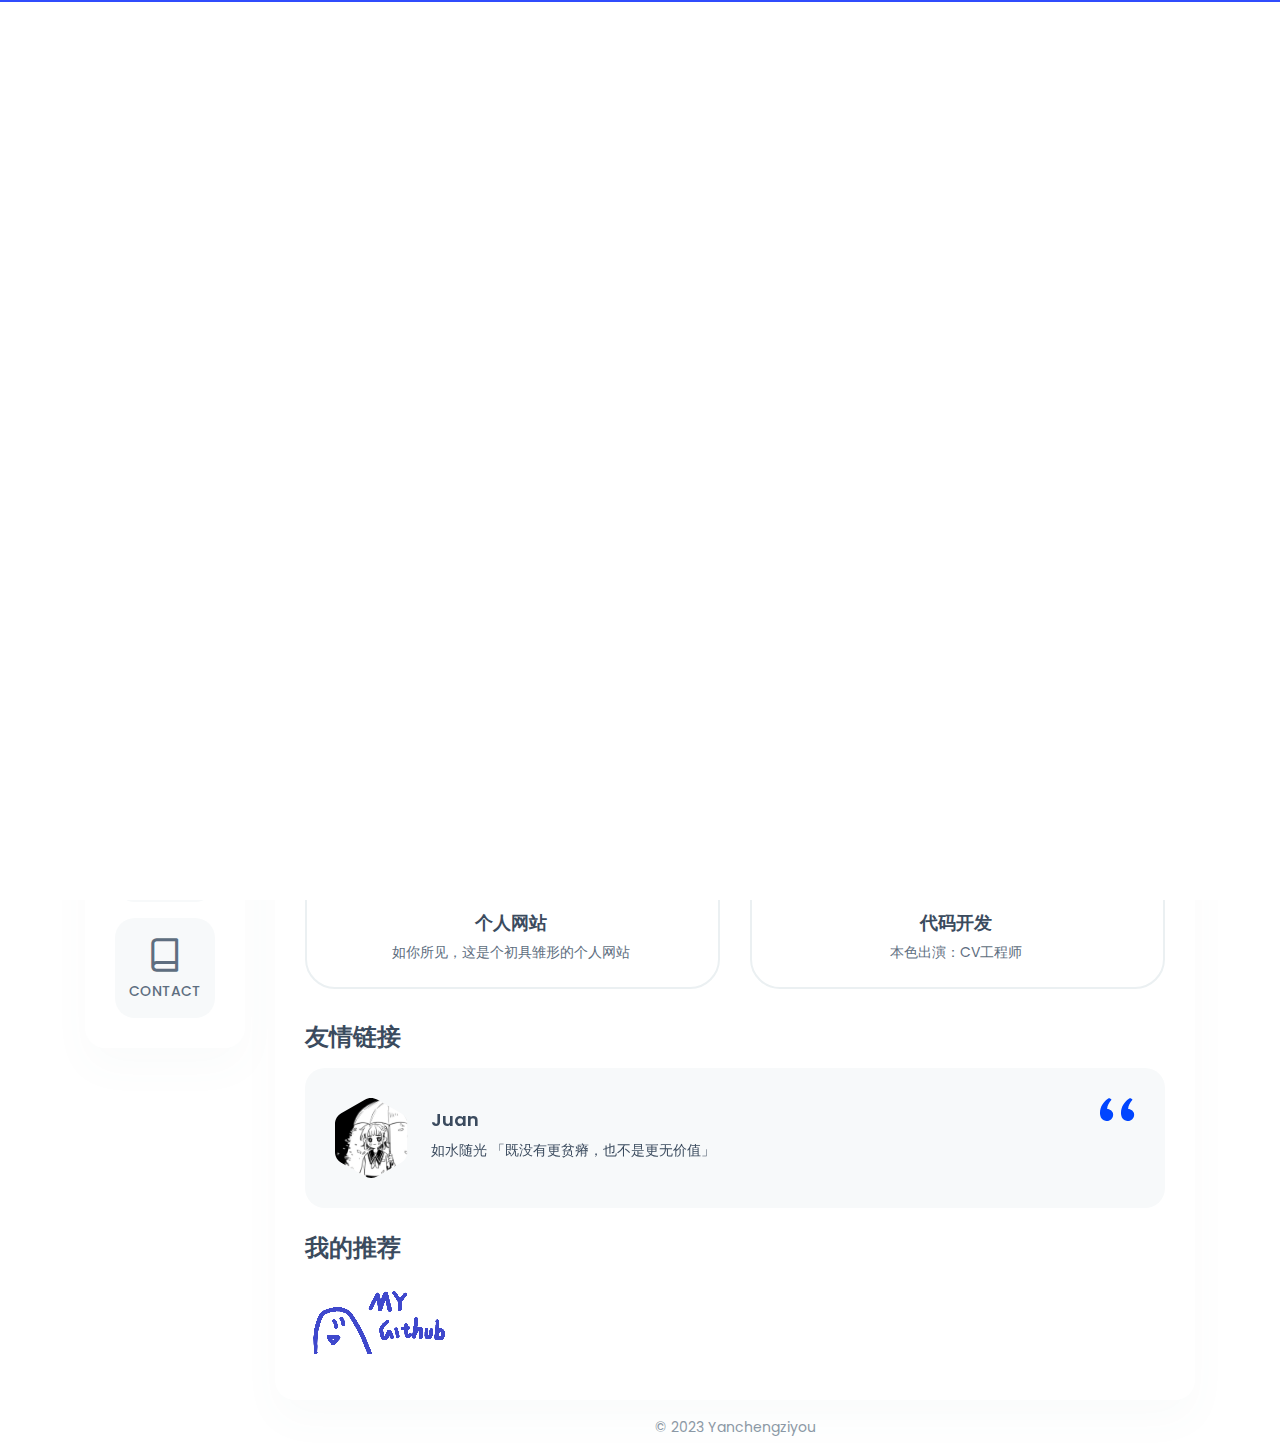
<file: index.html>
<!DOCTYPE html>
<html lang="en">

<head>
    <meta charset="utf-8" />
    <title>颜成子游的个人网站</title>

	<!-- Meta Data -->
	<meta http-equiv="X-UA-Compatible" content="IE=edge">
	<meta name="viewport" content="width=device-width, initial-scale=1, shrink-to-fit=no">
	<meta name="format-detection" content="telephone=no"/>
    <meta name="format-detection" content="address=no"/>
    <meta name="author" content="ArtTemplate" />
    <meta name="description" content="vCard" />

    <!-- Twitter data -->
    <meta name="twitter:card" content="summary_large_image">
    <meta name="twitter:site" content="@ArtTemplates">
    <meta name="twitter:title" content="vCard">
    <meta name="twitter:description" content="vCard">
    <meta name="twitter:image" content="assets/images/social.jpg">

    <!-- Open Graph data -->
    <meta property="og:title" content="ArtTemplate" />
    <meta property="og:type" content="website" />
    <meta property="og:url" content="your url website" />
    <meta property="og:image" content="assets/images/social.jpg" />
    <meta property="og:description" content="vCard" />
    <meta property="og:site_name" content="vCard" />

	<!-- Favicons -->
	<link rel="apple-touch-icon" sizes="144x144" href="assets/images/favicons/apple-touch-icon-144x144.png">
	<link rel="apple-touch-icon" sizes="114x114" href="assets/images/favicons/apple-touch-icon-114x114.png">
	<link rel="apple-touch-icon" sizes="72x72" href="assets/images/favicons/apple-touch-icon-72x72.png">
	<link rel="apple-touch-icon" sizes="57x57" href="assets/images/favicons/apple-touch-icon-57x57.png">
	<link rel="shortcut icon" href="assets/images/favicons/favicon.png" type="image/png">

    <!-- Styles -->
	<link rel="stylesheet" type="text/css" href="assets/styles/style.css"/>
    
    <link rel="stylesheet" type="text/css" href="assets/demo/style-demo.css"/>
<!--	<script src="https://cdn.staticfile.org/jquery/3.5.1/jquery.min.js"></script>-->
	<style>
		
		

        body{
            /* background: #263238; */
            width: 100vw;
            height: 100vh;
            margin: 0;
            padding: 0;
        }

        @keyframes frams {
            0% {
                background: url("assets/background_img/1.jpg") no-repeat center center;
				background-attachment: fixed;
            }

            33% {
                background: url("assets/background_img/2.jpg") no-repeat center center;
				background-attachment: fixed;
            }

            66% {
                background: url("assets/background_img/3.jpg") no-repeat center center;
				background-attachment: fixed;
            }

            100% {
                background: url("assets/background_img/1.jpg") no-repeat center center;
				background-attachment: fixed;
            }
        }

		.body{
            width: inherit;
            height: inherit;
            display: flex;
            flex-direction: column;
            animation:frams 20s infinite;
        }

        
    </style>
	
</head>
<body class="body">
	
    <!-- Preloader -->
    <div class="preloader">
	    <div class="preloader__wrap">
		    <div class="circle-pulse">
                <div class="circle-pulse__1"></div>
                <div class="circle-pulse__2"></div>
            </div>
		    <div class="preloader__progress"><span></span></div>
		</div>
	</div>

    <main class="main">
	    <!-- Header Image -->

		
	    <div class="container gutter-top">
		    <!-- Header -->
		    <header class="header box">
			    <div class="header__left">
				    <div class="header__photo">
					    <img class="header__photo-img" src="assets/img/draw.svg" alt="Ronald Robertson">
					</div>
					<div class="header__base-info">
					    <h4 class="title titl--h4">颜成子游&nbsp;</h4>
						<div class="status">AN ORDINARY STUDENT&nbsp;</div>
<!--
						<ul class="header__social">
						    <li><a href="https://www.facebook.com"><i class="font-icon icon-facebook1"></i></a></li>
						    <li><a href="https://www.twitter.com"><i class="font-icon icon-twitter1"></i></a></li>
							<li><a href="https://www.instagram.com"><i class="font-icon icon-instagram1"></i></a></li>
						</ul>
-->
					</div>
				</div>
				<div class="header__right">
			      <ul class="header__contact">
					    <li><span class="overhead">Email</span>yanghuoshan2021@gmail.com</li>
						<li><span class="overhead">Phone</span>冇吔</li>
					</ul>
					<ul class="header__contact">
				      <li><span class="overhead">Birthday</span>א</li>
						<li><span class="overhead">Location</span>冇所在</li>
				  </ul>
			  </div>
			</header>
			
		    <div class="row sticky-parent">
			    <!-- Sidebar nav -->
                <aside class="col-12 col-md-12 col-lg-2">
				    <div class="sidebar box sticky-column">
	                    <ul class="nav">
<!--
                            <li class="nav__item"><a class="active" href="index.html"><i class="icon-user"></i>About</a></li>
							<li class="nav__item"><a href="resume.html"><i class="icon-file-text"></i>Resume</a></li>
                            <li class="nav__item"><a href="works.html"><i class="icon-codesandbox"></i>Works</a></li>
                            <li class="nav__item"><a href="blog.html"><i class="icon-book-open"></i>Blog</a></li>
                            <li class="nav__item"><a href="contact.html"><i class="icon-book"></i>Contact</a></li>

-->
							<li class="nav__item"><a class="active" href="index.html"><i class="icon-user"></i>About</a></li>
							<li class="nav__item"><a href="index.html"><i class="icon-file-text"></i>Resume</a></li>
                            <li class="nav__item"><a href="index.html"><i class="icon-codesandbox"></i>Works</a></li>
                            <li class="nav__item"><a href="blog.html"><i class="icon-book-open"></i>Blog</a></li>
                            <li class="nav__item"><a href="index.html"><i class="icon-book"></i>Contact</a></li>
                        </ul>
					</div>
		        </aside>
		        
				<!-- Content -->
		        <div class="col-12 col-md-12 col-lg-10">
				    <div class="box box-content">
					    <!-- About -->
						<div class="pb-0 pb-sm-2">
		                    <h1 class="title title--h1 first-title title__separate">关于我的二三事</h1>
						    <p>我是人工智能的初学者，喜欢凭自己的爱好做一些项目，目前还是两手空空，希望以后能有一个满满当当的主页。</p>
                            <p>我现在的目标是在人工智能的不同领域广泛地进行尝试，能自己复现出经典的人工智能项目。我也有在写一些小软件。如果同样对AIGC感兴趣欢迎联系我一起交流学习噢！</p>
							<p>名字的由来：《庄子》《齐物论》。颜成子游是庄子编出来的人物，用来隐射言偃。他在文中扮演的是一位学生的角色，向南郭子綦不断提问，从而引出《齐物论》这篇文章。我也十分推荐大家读一读《庄子》的这篇名篇。欢迎同样对文史哲感兴趣的朋友狠狠地指导。</p>
							<p>说一些不那么严肃的事。现代人玩游戏就和近代人看戏听评书一样，都是平常的娱乐。我平常打的游戏有：群星、Slay the Spire、饥荒、极乐迪斯科，以及各种独立游戏。无聊的话欢迎到我的群里摸鱼吹水。</p>
				      	</div>
						
						<!-- What -->
						<div class="mt-1">
						    <h2 class="title title--h3">小小的工作&nbsp;</h2>
							<div class="row">
							    <!-- Case Item -->
							    <div class="col-12 col-lg-6">
							        <div class="case-item">
									    <img class="case-item__icon" src="assets/icons/icon-design.svg" alt="" />
										<div>
									        <h3 class="title title--h4">个人网站&nbsp;</h3>
										    <p class="case-item__caption">如你所见，这是个初具雏形的个人网站&nbsp;</p>
										</div>	
									</div>
								</div>
								
								<!-- Case Item -->
								<div class="col-12 col-lg-6">
							        <div class="case-item">
									    <img class="case-item__icon" src="assets/icons/icon-dev.svg" alt="" />
										<div>
									        <h3 class="title title--h4">代码开发&nbsp;</h3>
										    <p class="case-item__caption">本色出演：CV工程师&nbsp;</p>
										</div>
									</div>
								</div>
								
								<!-- Case Item -->
<!--
								<div class="col-12 col-lg-6">
								    <div class="case-item">
								        <img class="case-item__icon" src="assets/icons/icon-app.svg" alt="" />
										<div>
								            <h3 class="title title--h4">Mobile Apps</h3>
									        <p class="case-item__caption">Professional development of applications for iOS and Android.</p>
										</div>
								   </div>
								</div>
-->
								
								<!-- Case Item -->
<!--
								<div class="col-12 col-lg-6">
								    <div class="case-item">
									    <img class="case-item__icon" src="assets/icons/icon-photo.svg" alt="" />
										<div>
									        <h3 class="title title--h4">Photography</h3>
										    <p class="case-item__caption">I make high-quality photos of any category at a professional level.</p>
										</div>
									</div>
								</div>
-->
							</div>	
						</div>
						
						<!-- Testimonials -->
						<div class="mt-2">
						    <h2 class="title title--h3">友情链接</h2>

						    <div class="swiper-container js-carousel-review">
                                <div class="swiper-wrapper">
								    <!-- Item review -->
                                    <div class="swiper-slide review-item">
										<svg class="avatar avatar--80" viewBox="0 0 84 84">
                                            <g class="avatar__hexagon">
                                                <image xlink:href="assets/img/JUAN.jpg" height="100%" width="100%" />
                                            </g>
                                        </svg>
										<div class="review-item__textbox">
											<h4 class="title title--h5">Juan</h4>
											<p class="review-item__caption"><a class='relation' target="_blank" href="https://cherishqwq.github.io/newsite.github.io/index.html">如水随光 「既没有更贫瘠，也不是更无价值」 </a></p>
									    </div>
									</div>
									
									<!-- Item review -->
<!--
                                    <div class="swiper-slide review-item">
										<svg class="avatar avatar--80" viewBox="0 0 84 84">
                                            <g class="avatar__hexagon">
                                                <image xlink:href="assets/img/avatar-3.jpg" height="100%" width="100%" />
                                            </g>
                                        </svg>
										<div class="review-item__textbox">
											<h4 class="title title--h5">Jessica Miller</h4>
											<p class="review-item__caption">thanks to the skill of Felecia, we have a design that we can be proud of.</p>
										</div>
									</div>
-->
									
									<!-- Item review -->
<!--
                                    <div class="swiper-slide review-item">
										<svg class="avatar avatar--80" viewBox="0 0 84 84">
                                            <g class="avatar__hexagon">
                                                <image xlink:href="assets/img/avatar-4.jpg" height="100%" width="100%" />
                                            </g>
                                        </svg>
										<div class="review-item__textbox">
											<h4 class="title title--h5">Tanya Ruiz</h4>
											<p class="review-item__caption">Felecia was hired to create a corporate identity. We were very pleased with the work done.</p>
										</div>
									</div>
-->
									
									<!-- Item review -->
<!--
                                    <div class="swiper-slide review-item">
										<svg class="avatar avatar--80" viewBox="0 0 84 84">
                                            <g class="avatar__hexagon">
                                                <image xlink:href="assets/img/avatar-5.jpg" height="100%" width="100%" />
                                            </g>
                                        </svg>
										<div class="review-item__textbox">
											<h4 class="title title--h5">Thomas Castro</h4>
											<p class="review-item__caption">thanks to the skill of Felecia, we have a design that we can be proud of.</p>
										</div>
									</div>
-->
                              </div>
    
                                <div class="swiper-pagination"></div>
                          </div>
					  </div>
						
						<!-- Clients -->
						<div class="mt-4">
						    <h2 class="title title--h3">我的推荐</h2>
							
							<div class="swiper-container js-carousel-clients">
                                <div class="swiper-wrapper">
								    <!-- Item client -->
<!--
                                    <div class="swiper-slide">
										<svg class="avatar avatar--80" viewBox="0 0 84 84">
                                            <g class="avatar__hexagon">
												<a target="_blank" href="https://github.com/Yanghuoshan">
                                                <image xlink:href="assets/img/draw.svg" height="100%" width="100%" />
												</a>
                                            </g>
                                        </svg>
										<div class="review-item__textbox">
											<p class="review-item__caption">我的github首页</p>
										</div>
									</div>
-->
									
									<div class="swiper-slide">
									    <a target="_blank" href="https://github.com/Yanghuoshan"><img src="assets/img/m_123.png" alt="Logo" /></a>
									</div>
									
								    <!-- Item client -->
<!--
                                    <div class="swiper-slide">
									    <a href="#"><img src="assets/img/logo-2.svg" alt="Logo" /></a>
									</div>
-->

								    <!-- Item client -->
<!--
                                    <div class="swiper-slide">
									    <a href="#"><img src="assets/img/logo-3.svg" alt="Logo" /></a>
									</div>
-->

								    <!-- Item client -->
<!--
                                    <div class="swiper-slide">
									    <a href="#"><img src="assets/img/logo-4.svg" alt="Logo" /></a>
									</div>
-->
									
								    <!-- Item client -->
<!--
                                    <div class="swiper-slide">
									    <a href="#"><img src="assets/img/logo-1.svg" alt="Logo" /></a>
									</div>
-->
									
									<!-- Item client -->
<!--
                                    <div class="swiper-slide">
									    <a href="#"><img src="assets/img/logo-2.svg" alt="Logo" /></a>
									</div>
-->
								</div>
								
								<div class="swiper-pagination"></div>
							</div>
						</div>
					</div>
					
					<!-- Footer -->
					<footer class="footer">© 2023 Yanchengziyou</footer>
		        </div>
			</div>
		</div>	
    </main>

    <!-- SVG masks -->
    <svg class="svg-defs">
        <clipPath id="avatar-box">
            <path d="M1.85379 38.4859C2.9221 18.6653 18.6653 2.92275 38.4858 1.85453 56.0986.905299 77.2792 0 94 0c16.721 0 37.901.905299 55.514 1.85453 19.821 1.06822 35.564 16.81077 36.632 36.63137C187.095 56.0922 188 77.267 188 94c0 16.733-.905 37.908-1.854 55.514-1.068 19.821-16.811 35.563-36.632 36.631C131.901 187.095 110.721 188 94 188c-16.7208 0-37.9014-.905-55.5142-1.855-19.8205-1.068-35.5637-16.81-36.63201-36.631C.904831 131.908 0 110.733 0 94c0-16.733.904831-37.9078 1.85379-55.5141z"/>
        </clipPath>
        <clipPath id="avatar-hexagon">
             <path d="M0 27.2891c0-4.6662 2.4889-8.976 6.52491-11.2986L31.308 1.72845c3.98-2.290382 8.8697-2.305446 12.8637-.03963l25.234 14.31558C73.4807 18.3162 76 22.6478 76 27.3426V56.684c0 4.6805-2.5041 9.0013-6.5597 11.3186L44.4317 82.2915c-3.9869 2.278-8.8765 2.278-12.8634 0L6.55974 68.0026C2.50414 65.6853 0 61.3645 0 56.684V27.2891z"/>
        </clipPath>		
    </svg>
	
    <div class="back-to-top"></div>
    
	 
	
	<!-- JavaScripts -->
	<script src="assets/js/jquery-3.4.1.min.js"></script>
	<script src="assets/js/plugins.min.js"></script>
    <script src="assets/js/common.js"></script>
	
	<script src="assets/demo/plugins-demo.js"></script>
</body>
</html>
</file>
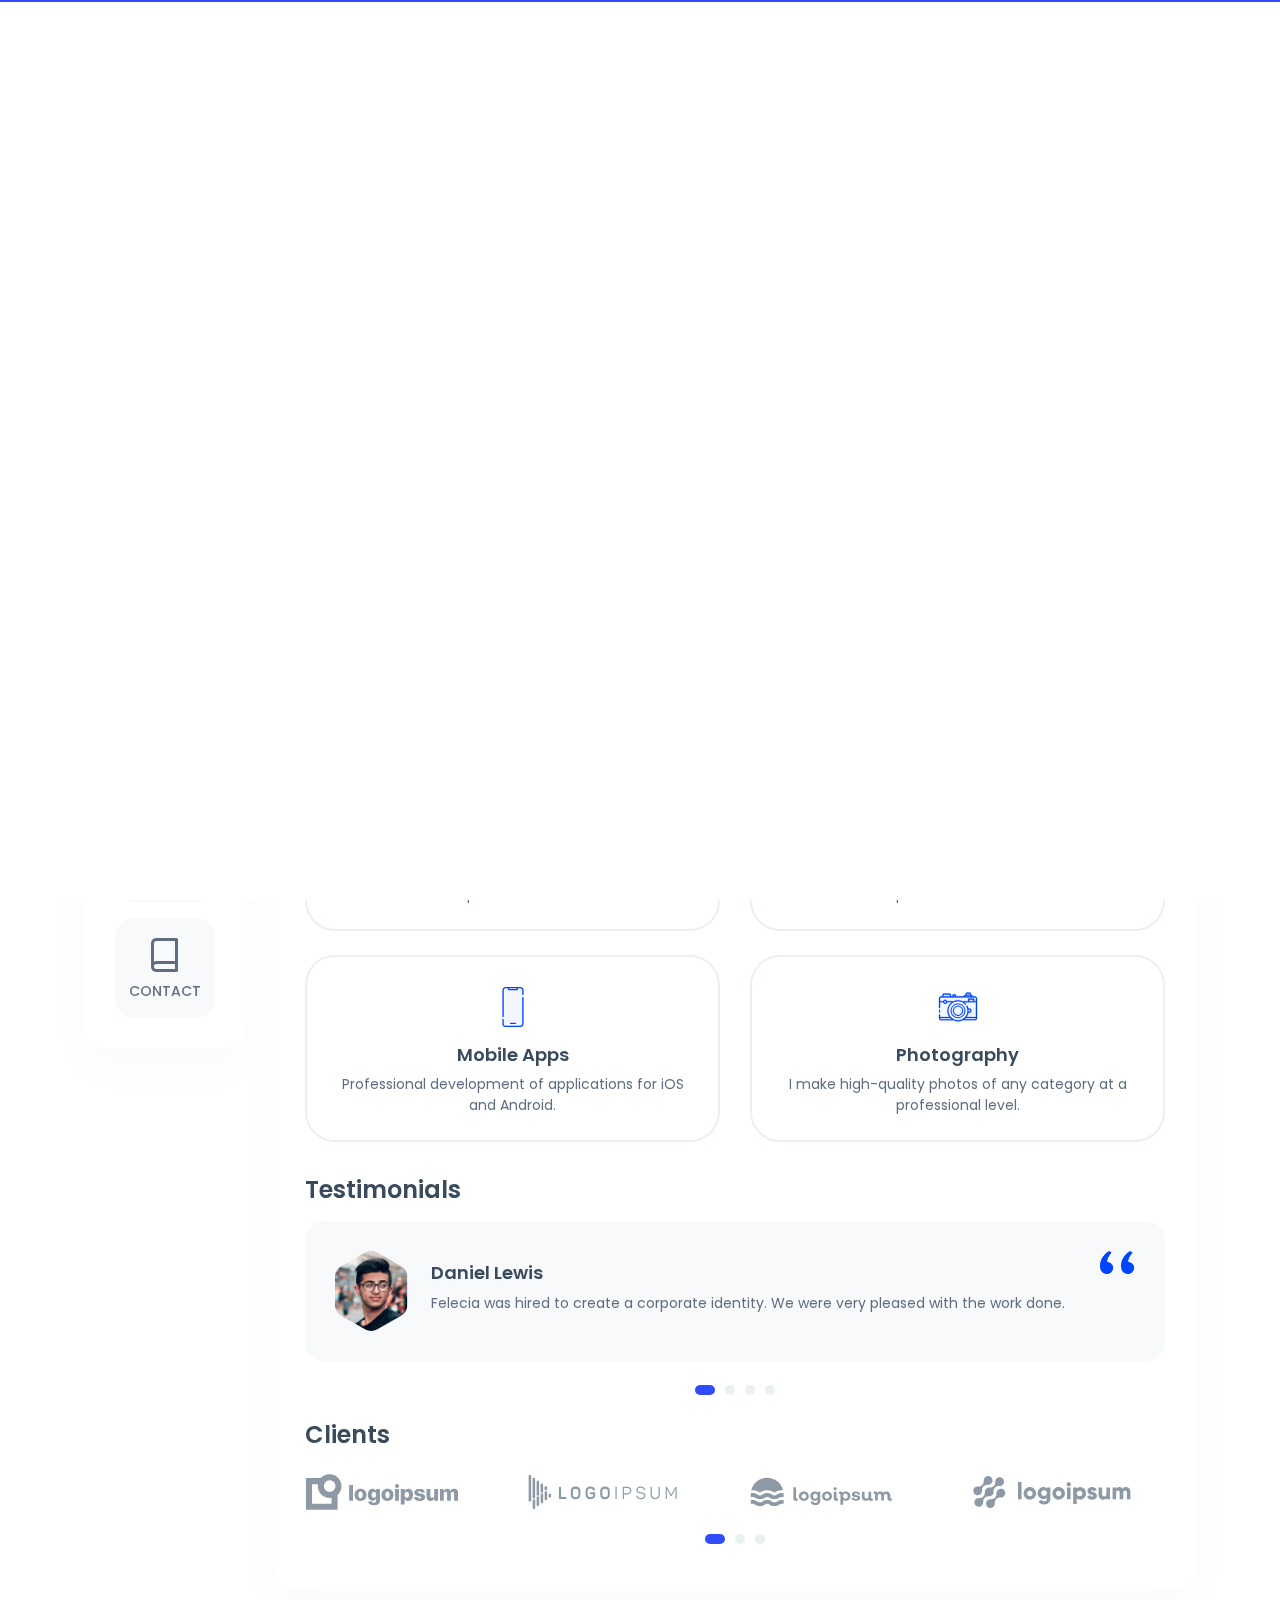
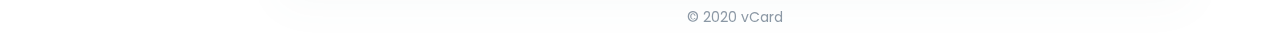
<file: about.html>
﻿<!DOCTYPE html>
<html lang="en">

<head>
    <meta charset="utf-8" />
    <title>vCard - About</title>

	<!-- Meta Data -->
	<meta http-equiv="X-UA-Compatible" content="IE=edge">
	<meta name="viewport" content="width=device-width, initial-scale=1, shrink-to-fit=no">
	<meta name="format-detection" content="telephone=no"/>
    <meta name="format-detection" content="address=no"/>
    <meta name="author" content="ArtTemplate" />
    <meta name="description" content="vCard" />

    <!-- Twitter data -->
    <meta name="twitter:card" content="summary_large_image">
    <meta name="twitter:site" content="@ArtTemplates">
    <meta name="twitter:title" content="vCard">
    <meta name="twitter:description" content="vCard">
    <meta name="twitter:image" content="assets/images/social.jpg">

    <!-- Open Graph data -->
    <meta property="og:title" content="ArtTemplate" />
    <meta property="og:type" content="website" />
    <meta property="og:url" content="your url website" />
    <meta property="og:image" content="assets/images/social.jpg" />
    <meta property="og:description" content="vCard" />
    <meta property="og:site_name" content="vCard" />

	<!-- Favicons -->
	<link rel="apple-touch-icon" sizes="144x144" href="assets/images/favicons/apple-touch-icon-144x144.png">
	<link rel="apple-touch-icon" sizes="114x114" href="assets/images/favicons/apple-touch-icon-114x114.png">
	<link rel="apple-touch-icon" sizes="72x72" href="assets/images/favicons/apple-touch-icon-72x72.png">
	<link rel="apple-touch-icon" sizes="57x57" href="assets/images/favicons/apple-touch-icon-57x57.png">
	<link rel="shortcut icon" href="assets/images/favicons/favicon.png" type="image/png">

    <!-- Styles -->
	<link rel="stylesheet" type="text/css" href="assets/styles/style.css"/>
    
    <link rel="stylesheet" type="text/css" href="assets/demo/style-demo.css"/>
	
</head>
<body>
    <!-- Preloader -->
    <div class="preloader">
	    <div class="preloader__wrap">
		    <div class="circle-pulse">
                <div class="circle-pulse__1"></div>
                <div class="circle-pulse__2"></div>
            </div>
		    <div class="preloader__progress"><span></span></div>
		</div>
	</div>

    <main class="main">
	    <!-- Header Image -->
		<div class="header-image">
		    <div class="js-parallax" style="background-image: url(assets/img/image_header.jpg);"></div>
		</div>
		
	    <div class="container gutter-top">
		    <!-- Header -->
		    <header class="header box">
			    <div class="header__left">
				    <div class="header__photo">
					    <img class="header__photo-img" src="assets/img/main-photo.svg" alt="Ronald Robertson">
					</div>
					<div class="header__base-info">
					    <h4 class="title titl--h4">Ronald Robertson</h4>
						<div class="status">Creative Director</div>
						<ul class="header__social">
						    <li><a href="https://www.facebook.com"><i class="font-icon icon-facebook1"></i></a></li>
						    <li><a href="https://www.twitter.com"><i class="font-icon icon-twitter1"></i></a></li>
							<li><a href="https://www.instagram.com"><i class="font-icon icon-instagram1"></i></a></li>
						</ul>
					</div>
				</div>
				<div class="header__right">
				    <ul class="header__contact">
					    <li><span class="overhead">Email</span>ronald@example.com</li>
						<li><span class="overhead">Phone</span>+1 (070) 123–8459</li>
					</ul>
					<ul class="header__contact">
					    <li><span class="overhead">Birthday</span>17 March, 1995</li>
						<li><span class="overhead">Location</span>San-Francisco, USA</li>
					</ul>
				</div>
			</header>
			
		    <div class="row sticky-parent">
			    <!-- Sidebar nav -->
                <aside class="col-12 col-md-12 col-lg-2">
				    <div class="sidebar box sticky-column">
	                    <ul class="nav">
                            <li class="nav__item"><a class="active" href="index.html"><i class="icon-user"></i>About</a></li>
							<li class="nav__item"><a href="resume.html"><i class="icon-file-text"></i>Resume</a></li>
                            <li class="nav__item"><a href="works.html"><i class="icon-codesandbox"></i>Works</a></li>
                            <li class="nav__item"><a href="blog.html"><i class="icon-book-open"></i>Blog</a></li>
                            <li class="nav__item"><a href="contact.html"><i class="icon-book"></i>Contact</a></li>
                        </ul>
					</div>
		        </aside>
		        
				<!-- Content -->
		        <div class="col-12 col-md-12 col-lg-10">
				    <div class="box box-content">
					    <!-- About -->
						<div class="pb-0 pb-sm-2">
		                    <h1 class="title title--h1 first-title title__separate">About Me</h1>
						    <p>I'm Creative Director and UI/UX Designer from Sydney, Australia, working in web development and print media. I enjoy turning complex problems into simple, beautiful and intuitive designs.</p>
                            <p>My job is to build your website so that it is functional and user-friendly but at the same time attractive. Moreover, I add personal touch to your product and make sure that is eye-catching and easy to use. My aim is to bring across your message and identity in the most creative way. I created web design for many famous brand companies.</p>
					    </div>
						
						<!-- What -->
						<div class="mt-1">
						    <h2 class="title title--h3">What I'm Doing</h2>
							<div class="row">
							    <!-- Case Item -->
							    <div class="col-12 col-lg-6">
							        <div class="case-item">
									    <img class="case-item__icon" src="assets/icons/icon-design.svg" alt="" />
										<div>
									        <h3 class="title title--h4">Web Design</h3>
										    <p class="case-item__caption">The most modern and high-quality design made at a professional level.</p>
										</div>	
									</div>
								</div>
								
								<!-- Case Item -->
								<div class="col-12 col-lg-6">
							        <div class="case-item">
									    <img class="case-item__icon" src="assets/icons/icon-dev.svg" alt="" />
										<div>
									        <h3 class="title title--h4">Web Development</h3>
										    <p class="case-item__caption">High-quality development of sites at the professional level.</p>
										</div>
									</div>
								</div>
								
								<!-- Case Item -->
								<div class="col-12 col-lg-6">
								    <div class="case-item">
								        <img class="case-item__icon" src="assets/icons/icon-app.svg" alt="" />
										<div>
								            <h3 class="title title--h4">Mobile Apps</h3>
									        <p class="case-item__caption">Professional development of applications for iOS and Android.</p>
										</div>
								   </div>
								</div>
								
								<!-- Case Item -->
								<div class="col-12 col-lg-6">
								    <div class="case-item">
									    <img class="case-item__icon" src="assets/icons/icon-photo.svg" alt="" />
										<div>
									        <h3 class="title title--h4">Photography</h3>
										    <p class="case-item__caption">I make high-quality photos of any category at a professional level.</p>
										</div>
									</div>
								</div>
							</div>	
						</div>
						
						<!-- Testimonials -->
						<div class="mt-2">
						    <h2 class="title title--h3">Testimonials</h2>
						    <div class="swiper-container js-carousel-review">
                                <div class="swiper-wrapper">
								    <!-- Item review -->
                                    <div class="swiper-slide review-item">
										<svg class="avatar avatar--80" viewBox="0 0 84 84">
                                            <g class="avatar__hexagon">
                                                <image xlink:href="assets/img/avatar-2.jpg" height="100%" width="100%" />
                                            </g>
                                        </svg>
										<div class="review-item__textbox">
											<h4 class="title title--h5">Daniel Lewis</h4>
											<p class="review-item__caption">Felecia was hired to create a corporate identity. We were very pleased with the work done.</p>
									    </div>
									</div>
									
									<!-- Item review -->
                                    <div class="swiper-slide review-item">
										<svg class="avatar avatar--80" viewBox="0 0 84 84">
                                            <g class="avatar__hexagon">
                                                <image xlink:href="assets/img/avatar-3.jpg" height="100%" width="100%" />
                                            </g>
                                        </svg>
										<div class="review-item__textbox">
											<h4 class="title title--h5">Jessica Miller</h4>
											<p class="review-item__caption">thanks to the skill of Felecia, we have a design that we can be proud of.</p>
										</div>
									</div>
									
									<!-- Item review -->
                                    <div class="swiper-slide review-item">
										<svg class="avatar avatar--80" viewBox="0 0 84 84">
                                            <g class="avatar__hexagon">
                                                <image xlink:href="assets/img/avatar-4.jpg" height="100%" width="100%" />
                                            </g>
                                        </svg>
										<div class="review-item__textbox">
											<h4 class="title title--h5">Tanya Ruiz</h4>
											<p class="review-item__caption">Felecia was hired to create a corporate identity. We were very pleased with the work done.</p>
										</div>
									</div>
									
									<!-- Item review -->
                                    <div class="swiper-slide review-item">
										<svg class="avatar avatar--80" viewBox="0 0 84 84">
                                            <g class="avatar__hexagon">
                                                <image xlink:href="assets/img/avatar-5.jpg" height="100%" width="100%" />
                                            </g>
                                        </svg>
										<div class="review-item__textbox">
											<h4 class="title title--h5">Thomas Castro</h4>
											<p class="review-item__caption">thanks to the skill of Felecia, we have a design that we can be proud of.</p>
										</div>
									</div>
                                </div>
    
                                <div class="swiper-pagination"></div>
                            </div>
						</div>
						
						<!-- Clients -->
						<div class="mt-4">
						    <h2 class="title title--h3">Clients</h2>
							
							<div class="swiper-container js-carousel-clients">
                                <div class="swiper-wrapper">
								    <!-- Item client -->
                                    <div class="swiper-slide">
									    <a href="#"><img src="assets/img/logo-1.svg" alt="Logo" /></a>
									</div>
									
								    <!-- Item client -->
                                    <div class="swiper-slide">
									    <a href="#"><img src="assets/img/logo-2.svg" alt="Logo" /></a>
									</div>

								    <!-- Item client -->
                                    <div class="swiper-slide">
									    <a href="#"><img src="assets/img/logo-3.svg" alt="Logo" /></a>
									</div>

								    <!-- Item client -->
                                    <div class="swiper-slide">
									    <a href="#"><img src="assets/img/logo-4.svg" alt="Logo" /></a>
									</div>
									
								    <!-- Item client -->
                                    <div class="swiper-slide">
									    <a href="#"><img src="assets/img/logo-1.svg" alt="Logo" /></a>
									</div>
									
									<!-- Item client -->
                                    <div class="swiper-slide">
									    <a href="#"><img src="assets/img/logo-2.svg" alt="Logo" /></a>
									</div>
								</div>
								
								<div class="swiper-pagination"></div>
							</div>
						</div>
					</div>
					
					<!-- Footer -->
					<footer class="footer">© 2020 vCard</footer>
		        </div>
			</div>
		</div>	
    </main>

    <!-- SVG masks -->
    <svg class="svg-defs">
        <clipPath id="avatar-box">
            <path d="M1.85379 38.4859C2.9221 18.6653 18.6653 2.92275 38.4858 1.85453 56.0986.905299 77.2792 0 94 0c16.721 0 37.901.905299 55.514 1.85453 19.821 1.06822 35.564 16.81077 36.632 36.63137C187.095 56.0922 188 77.267 188 94c0 16.733-.905 37.908-1.854 55.514-1.068 19.821-16.811 35.563-36.632 36.631C131.901 187.095 110.721 188 94 188c-16.7208 0-37.9014-.905-55.5142-1.855-19.8205-1.068-35.5637-16.81-36.63201-36.631C.904831 131.908 0 110.733 0 94c0-16.733.904831-37.9078 1.85379-55.5141z"/>
        </clipPath>
        <clipPath id="avatar-hexagon">
             <path d="M0 27.2891c0-4.6662 2.4889-8.976 6.52491-11.2986L31.308 1.72845c3.98-2.290382 8.8697-2.305446 12.8637-.03963l25.234 14.31558C73.4807 18.3162 76 22.6478 76 27.3426V56.684c0 4.6805-2.5041 9.0013-6.5597 11.3186L44.4317 82.2915c-3.9869 2.278-8.8765 2.278-12.8634 0L6.55974 68.0026C2.50414 65.6853 0 61.3645 0 56.684V27.2891z"/>
        </clipPath>		
    </svg>
	
    <div class="back-to-top"></div>
    
	 
	
	<!-- JavaScripts -->
	<script src="assets/js/jquery-3.4.1.min.js"></script>
	<script src="assets/js/plugins.min.js"></script>
    <script src="assets/js/common.js"></script>
	
	<script src="assets/demo/plugins-demo.js"></script>
</body>
</html>
</file>
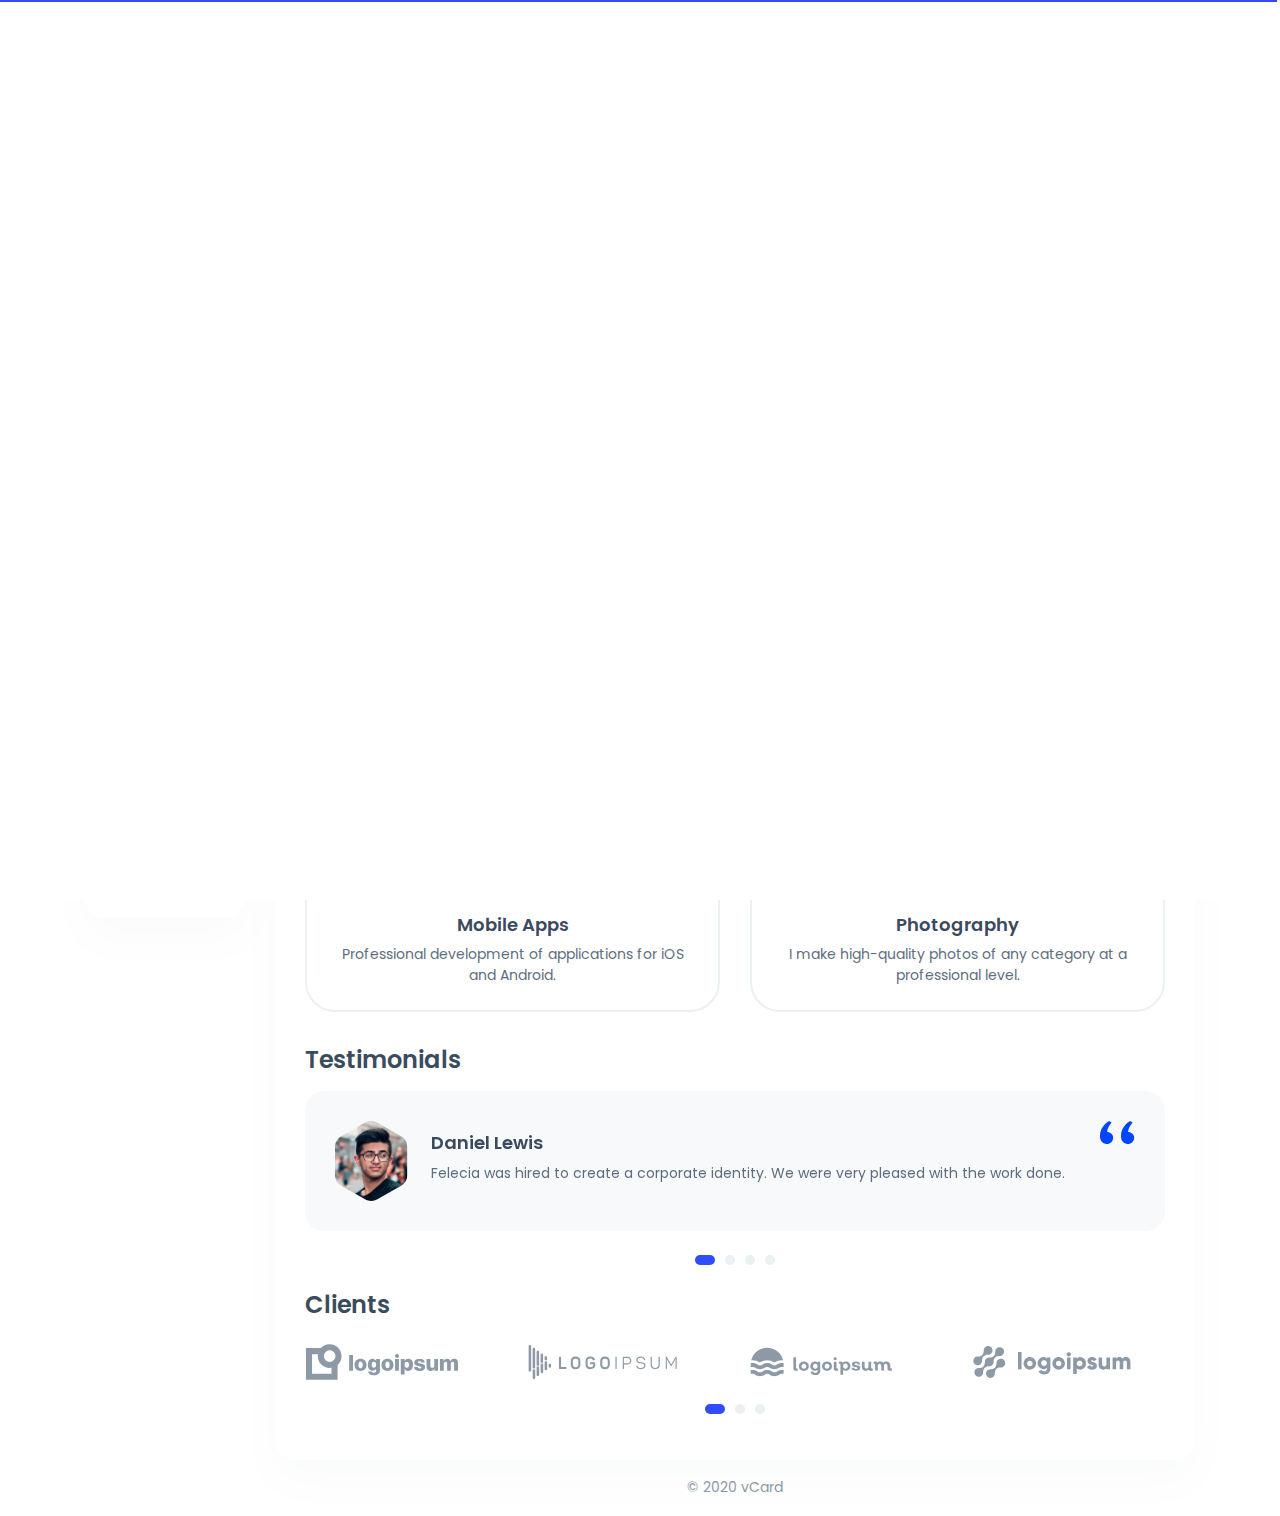
<file: background-2.html>
﻿<!DOCTYPE html>
<html lang="en">

<head>
    <meta charset="utf-8" />
    <title>vCard - About</title>

	<!-- Meta Data -->
	<meta http-equiv="X-UA-Compatible" content="IE=edge">
	<meta name="viewport" content="width=device-width, initial-scale=1, shrink-to-fit=no">
	<meta name="format-detection" content="telephone=no"/>
    <meta name="format-detection" content="address=no"/>
    <meta name="author" content="ArtTemplate" />
    <meta name="description" content="vCard" />

    <!-- Twitter data -->
    <meta name="twitter:card" content="summary_large_image">
    <meta name="twitter:site" content="@ArtTemplates">
    <meta name="twitter:title" content="vCard">
    <meta name="twitter:description" content="vCard">
    <meta name="twitter:image" content="assets/images/social.jpg">

    <!-- Open Graph data -->
    <meta property="og:title" content="ArtTemplate" />
    <meta property="og:type" content="website" />
    <meta property="og:url" content="your url website" />
    <meta property="og:image" content="assets/images/social.jpg" />
    <meta property="og:description" content="vCard" />
    <meta property="og:site_name" content="vCard" />

	<!-- Favicons -->
	<link rel="apple-touch-icon" sizes="144x144" href="assets/images/favicons/apple-touch-icon-144x144.png">
	<link rel="apple-touch-icon" sizes="114x114" href="assets/images/favicons/apple-touch-icon-114x114.png">
	<link rel="apple-touch-icon" sizes="72x72" href="assets/images/favicons/apple-touch-icon-72x72.png">
	<link rel="apple-touch-icon" sizes="57x57" href="assets/images/favicons/apple-touch-icon-57x57.png">
	<link rel="shortcut icon" href="assets/images/favicons/favicon.png" type="image/png">

    <!-- Styles -->
	<link rel="stylesheet" type="text/css" href="assets/styles/style.css"/>
    <link rel="stylesheet" type="text/css" href="assets/demo/style-demo.css"/>
	
</head>
<body class="bg-triangles">
    <!-- Preloader -->
    <div class="preloader">
	    <div class="preloader__wrap">
		    <div class="circle-pulse">
                <div class="circle-pulse__1"></div>
                <div class="circle-pulse__2"></div>
            </div>
		    <div class="preloader__progress"><span></span></div>
		</div>
	</div>

    <main class="main">
	    <div class="container gutter-top-100">
		    <!-- Header -->
		    <header class="header box">
			    <div class="header__left">
				    <div class="header__photo">
					    <img class="header__photo-img" src="assets/img/main-photo.svg" alt="Ronald Robertson">
					</div>
					<div class="header__base-info">
					    <h4 class="title titl--h4">Ronald Robertson</h4>
						<div class="status">Creative Director</div>
						<ul class="header__social">
						    <li><a href="https://www.facebook.com"><i class="font-icon icon-facebook1"></i></a></li>
						    <li><a href="https://www.twitter.com"><i class="font-icon icon-twitter1"></i></a></li>
							<li><a href="https://www.instagram.com"><i class="font-icon icon-instagram1"></i></a></li>
						</ul>
					</div>
				</div>
				<div class="header__right">
				    <ul class="header__contact">
					    <li><span class="overhead">Email</span>ronald@example.com</li>
						<li><span class="overhead">Phone</span>+1 (070) 123–8459</li>
					</ul>
					<ul class="header__contact">
					    <li><span class="overhead">Birthday</span>17 March, 1995</li>
						<li><span class="overhead">Location</span>San-Francisco, USA</li>
					</ul>
				</div>
			</header>
			
		    <div class="row sticky-parent">
			    <!-- Sidebar nav -->
                <aside class="col-12 col-md-12 col-lg-2">
				    <div class="sidebar box sticky-column">
	                    <ul class="nav">
                            <li class="nav__item"><a class="active" href="index.html"><i class="icon-user"></i>About</a></li>
							<li class="nav__item"><a href="resume.html"><i class="icon-file-text"></i>Resume</a></li>
                            <li class="nav__item"><a href="works.html"><i class="icon-codesandbox"></i>Works</a></li>
                            <li class="nav__item"><a href="blog.html"><i class="icon-book-open"></i>Blog</a></li>
                            <li class="nav__item"><a href="contact.html"><i class="icon-book"></i>Contact</a></li>
                        </ul>
					</div>
		        </aside>
		        
				<!-- Content -->
		        <div class="col-12 col-md-12 col-lg-10">
				    <div class="box box-content">
					    <!-- About -->
						<div class="pb-0 pb-sm-2">
		                    <h1 class="title title--h1 first-title title__separate">About Me</h1>
						    <p>I'm Creative Director and UI/UX Designer from Sydney, Australia, working in web development and print media. I enjoy turning complex problems into simple, beautiful and intuitive designs.</p>
                            <p>My job is to build your website so that it is functional and user-friendly but at the same time attractive. Moreover, I add personal touch to your product and make sure that is eye-catching and easy to use. My aim is to bring across your message and identity in the most creative way. I created web design for many famous brand companies.</p>
					    </div>
						
						<!-- What -->
						<div class="mt-1">
						    <h2 class="title title--h3">What I'm Doing</h2>
							<div class="row">
							    <!-- Case Item -->
							    <div class="col-12 col-lg-6">
							        <div class="case-item">
									    <img class="case-item__icon" src="assets/icons/icon-design.svg" alt="" />
										<div>
									        <h3 class="title title--h4">Web Design</h3>
										    <p class="case-item__caption">The most modern and high-quality design made at a professional level.</p>
										</div>	
									</div>
								</div>
								
								<!-- Case Item -->
								<div class="col-12 col-lg-6">
							        <div class="case-item">
									    <img class="case-item__icon" src="assets/icons/icon-dev.svg" alt="" />
										<div>
									        <h3 class="title title--h4">Web Development</h3>
										    <p class="case-item__caption">High-quality development of sites at the professional level.</p>
										</div>
									</div>
								</div>
								
								<!-- Case Item -->
								<div class="col-12 col-lg-6">
								    <div class="case-item">
								        <img class="case-item__icon" src="assets/icons/icon-app.svg" alt="" />
										<div>
								            <h3 class="title title--h4">Mobile Apps</h3>
									        <p class="case-item__caption">Professional development of applications for iOS and Android.</p>
										</div>
								   </div>
								</div>
								
								<!-- Case Item -->
								<div class="col-12 col-lg-6">
								    <div class="case-item">
									    <img class="case-item__icon" src="assets/icons/icon-photo.svg" alt="" />
										<div>
									        <h3 class="title title--h4">Photography</h3>
										    <p class="case-item__caption">I make high-quality photos of any category at a professional level.</p>
										</div>
									</div>
								</div>
							</div>	
						</div>
						
						<!-- Testimonials -->
						<div class="mt-2">
						    <h2 class="title title--h3">Testimonials</h2>
						    <div class="swiper-container js-carousel-review">
                                <div class="swiper-wrapper">
								    <!-- Item review -->
                                    <div class="swiper-slide review-item">
										<svg class="avatar avatar--80" viewBox="0 0 84 84">
                                            <g class="avatar__hexagon">
                                                <image xlink:href="assets/img/avatar-2.jpg" height="100%" width="100%" />
                                            </g>
                                        </svg>
										<div class="review-item__textbox">
											<h4 class="title title--h5">Daniel Lewis</h4>
											<p class="review-item__caption">Felecia was hired to create a corporate identity. We were very pleased with the work done.</p>
									    </div>
									</div>
									
									<!-- Item review -->
                                    <div class="swiper-slide review-item">
										<svg class="avatar avatar--80" viewBox="0 0 84 84">
                                            <g class="avatar__hexagon">
                                                <image xlink:href="assets/img/avatar-3.jpg" height="100%" width="100%" />
                                            </g>
                                        </svg>
										<div class="review-item__textbox">
											<h4 class="title title--h5">Jessica Miller</h4>
											<p class="review-item__caption">thanks to the skill of Felecia, we have a design that we can be proud of.</p>
										</div>
									</div>
									
									<!-- Item review -->
                                    <div class="swiper-slide review-item">
										<svg class="avatar avatar--80" viewBox="0 0 84 84">
                                            <g class="avatar__hexagon">
                                                <image xlink:href="assets/img/avatar-4.jpg" height="100%" width="100%" />
                                            </g>
                                        </svg>
										<div class="review-item__textbox">
											<h4 class="title title--h5">Tanya Ruiz</h4>
											<p class="review-item__caption">Felecia was hired to create a corporate identity. We were very pleased with the work done.</p>
										</div>
									</div>
									
									<!-- Item review -->
                                    <div class="swiper-slide review-item">
										<svg class="avatar avatar--80" viewBox="0 0 84 84">
                                            <g class="avatar__hexagon">
                                                <image xlink:href="assets/img/avatar-5.jpg" height="100%" width="100%" />
                                            </g>
                                        </svg>
										<div class="review-item__textbox">
											<h4 class="title title--h5">Thomas Castro</h4>
											<p class="review-item__caption">thanks to the skill of Felecia, we have a design that we can be proud of.</p>
										</div>
									</div>
                                </div>
    
                                <div class="swiper-pagination"></div>
                            </div>
						</div>
						
						<!-- Clients -->
						<div class="mt-4">
						    <h2 class="title title--h3">Clients</h2>
							
							<div class="swiper-container js-carousel-clients">
                                <div class="swiper-wrapper">
								    <!-- Item client -->
                                    <div class="swiper-slide">
									    <a href="#"><img src="assets/img/logo-1.svg" alt="Logo" /></a>
									</div>
									
								    <!-- Item client -->
                                    <div class="swiper-slide">
									    <a href="#"><img src="assets/img/logo-2.svg" alt="Logo" /></a>
									</div>

								    <!-- Item client -->
                                    <div class="swiper-slide">
									    <a href="#"><img src="assets/img/logo-3.svg" alt="Logo" /></a>
									</div>

								    <!-- Item client -->
                                    <div class="swiper-slide">
									    <a href="#"><img src="assets/img/logo-4.svg" alt="Logo" /></a>
									</div>
									
								    <!-- Item client -->
                                    <div class="swiper-slide">
									    <a href="#"><img src="assets/img/logo-1.svg" alt="Logo" /></a>
									</div>
									
									<!-- Item client -->
                                    <div class="swiper-slide">
									    <a href="#"><img src="assets/img/logo-2.svg" alt="Logo" /></a>
									</div>
								</div>
								
								<div class="swiper-pagination"></div>
							</div>
						</div>
					</div>
					
					<!-- Footer -->
					<footer class="footer">© 2020 vCard</footer>
		        </div>
			</div>
		</div>	
    </main>

    <!-- SVG masks -->
    <svg class="svg-defs">
        <clipPath id="avatar-box">
            <path d="M1.85379 38.4859C2.9221 18.6653 18.6653 2.92275 38.4858 1.85453 56.0986.905299 77.2792 0 94 0c16.721 0 37.901.905299 55.514 1.85453 19.821 1.06822 35.564 16.81077 36.632 36.63137C187.095 56.0922 188 77.267 188 94c0 16.733-.905 37.908-1.854 55.514-1.068 19.821-16.811 35.563-36.632 36.631C131.901 187.095 110.721 188 94 188c-16.7208 0-37.9014-.905-55.5142-1.855-19.8205-1.068-35.5637-16.81-36.63201-36.631C.904831 131.908 0 110.733 0 94c0-16.733.904831-37.9078 1.85379-55.5141z"/>
        </clipPath>
        <clipPath id="avatar-hexagon">
             <path d="M0 27.2891c0-4.6662 2.4889-8.976 6.52491-11.2986L31.308 1.72845c3.98-2.290382 8.8697-2.305446 12.8637-.03963l25.234 14.31558C73.4807 18.3162 76 22.6478 76 27.3426V56.684c0 4.6805-2.5041 9.0013-6.5597 11.3186L44.4317 82.2915c-3.9869 2.278-8.8765 2.278-12.8634 0L6.55974 68.0026C2.50414 65.6853 0 61.3645 0 56.684V27.2891z"/>
        </clipPath>		
    </svg>
	
    <div class="back-to-top"></div>
 
	
	<!-- JavaScripts -->
	<script src="assets/js/jquery-3.4.1.min.js"></script>
	<script src="assets/js/plugins.min.js"></script>
    <script src="assets/js/common.js"></script>
	
	<script src="assets/demo/plugins-demo.js"></script>
</body>
</html>
</file>
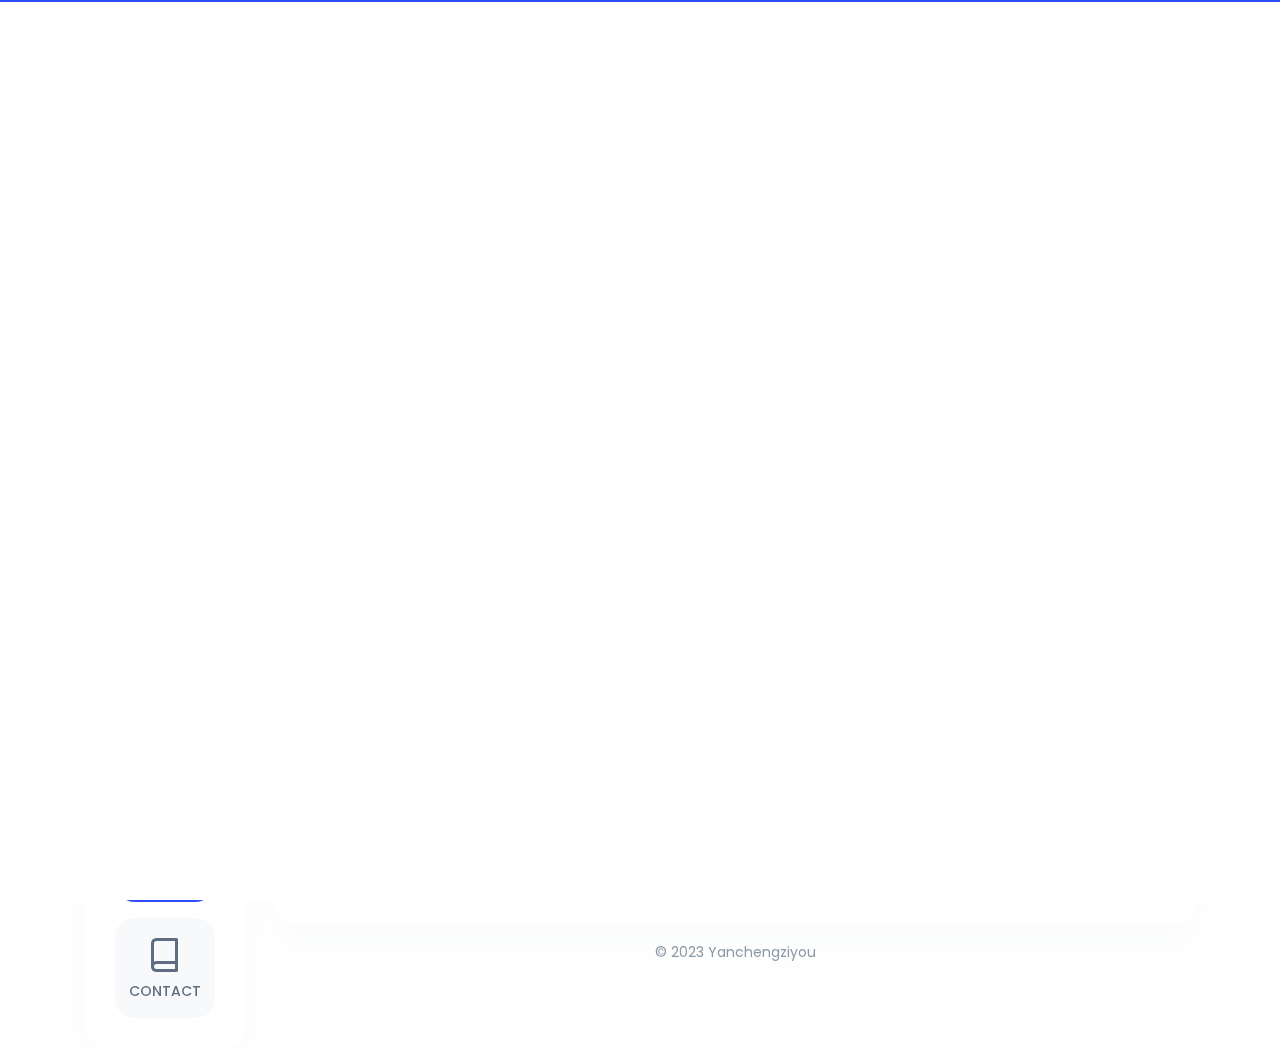
<file: blog.html>
﻿<!DOCTYPE html>
<html lang="en">

<head>
    <meta charset="utf-8" />
    <title>颜成子游的个人网站-部落阁</title>

	<!-- Meta Data -->
	<meta http-equiv="X-UA-Compatible" content="IE=edge">
	<meta name="viewport" content="width=device-width, initial-scale=1, shrink-to-fit=no">
	<meta name="format-detection" content="telephone=no"/>
    <meta name="format-detection" content="address=no"/>
    <meta name="author" content="ArtTemplate" />
    <meta name="description" content="vCard" />

    <!-- Twitter data -->
    <meta name="twitter:card" content="summary_large_image">
    <meta name="twitter:site" content="@ArtTemplates">
    <meta name="twitter:title" content="vCard">
    <meta name="twitter:description" content="vCard">
    <meta name="twitter:image" content="assets/images/social.jpg">

    <!-- Open Graph data -->
    <meta property="og:title" content="ArtTemplate" />
    <meta property="og:type" content="website" />
    <meta property="og:url" content="your url website" />
    <meta property="og:image" content="assets/images/social.jpg" />
    <meta property="og:description" content="vCard" />
    <meta property="og:site_name" content="vCard" />

	<!-- Favicons -->
	<link rel="apple-touch-icon" sizes="144x144" href="assets/images/favicons/apple-touch-icon-144x144.png">
	<link rel="apple-touch-icon" sizes="114x114" href="assets/images/favicons/apple-touch-icon-114x114.png">
	<link rel="apple-touch-icon" sizes="72x72" href="assets/images/favicons/apple-touch-icon-72x72.png">
	<link rel="apple-touch-icon" sizes="57x57" href="assets/images/favicons/apple-touch-icon-57x57.png">
	<link rel="shortcut icon" href="assets/images/favicons/favicon.png" type="image/png">

    <!-- Styles -->
	<link rel="stylesheet" type="text/css" href="assets/styles/style.css"/>
    <link rel="stylesheet" type="text/css" href="assets/demo/style-demo.css"/>
	
</head>
<body>
    <!-- Preloader -->
    <div class="preloader">
	    <div class="preloader__wrap">
		    <div class="circle-pulse">
                <div class="circle-pulse__1"></div>
                <div class="circle-pulse__2"></div>
            </div>
		    <div class="preloader__progress"><span></span></div>
		</div>
	</div>

    <main class="main">
	    <!-- Header Image -->
		<div class="header-image">
		    <div class="js-parallax" style="background-image: url(assets/img/image_header.jpg);"></div>
		</div>
		
	    <div class="container gutter-top">
		    <!-- Header -->
		    <header class="header box">
			    <div class="header__left">
				    <div class="header__photo">
					    <img class="header__photo-img" src="assets/img/draw.svg" alt="Ronald Robertson">
					</div>
					<div class="header__base-info">
					    <h4 class="title titl--h4">颜成子游&nbsp;</h4>
						<div class="status">AN ORDINARY STUDENT&nbsp;</div>
<!--
						<ul class="header__social">
						    <li><a href="https://www.facebook.com"><i class="font-icon icon-facebook1"></i></a></li>
						    <li><a href="https://www.twitter.com"><i class="font-icon icon-twitter1"></i></a></li>
							<li><a href="https://www.instagram.com"><i class="font-icon icon-instagram1"></i></a></li>
						</ul>
-->
					</div>
				</div>
				<div class="header__right">
			      <ul class="header__contact">
					    <li><span class="overhead">Email</span>yanghuoshan2021@gmail.com</li>
						<li><span class="overhead">Phone</span>冇吔</li>
					</ul>
					<ul class="header__contact">
				      <li><span class="overhead">Birthday</span>א</li>
						<li><span class="overhead">Location</span>冇所在</li>
				  </ul>
			  </div>
			</header>
		        
			<div class="row sticky-parent">
			    <!-- Sidebar nav -->
                <aside class="col-12 col-md-12 col-lg-2">
				    <div class="sidebar box sticky-column">
	                    <ul class="nav">
                            <li class="nav__item"><a href="index.html"><i class="icon-user"></i>About</a></li>
							<li class="nav__item"><a href="index.html"><i class="icon-file-text"></i>Resume</a></li>
                            <li class="nav__item"><a href="index.html"><i class="icon-codesandbox"></i> Works</a></li>
                            <li class="nav__item"><a class="active" href="blog.html"><i class="icon-book-open"></i>Blog</a></li>
                            <li class="nav__item"><a href="index.html"><i class="icon-book"></i>Contact</a></li>
                        </ul>
					</div>
		        </aside>
				
				<!-- Content -->
		        <div class="col-12 col-md-12 col-lg-10">
				    <div class="box box-content">
					    <div class="pb-2">
		                    <h1 class="title title--h1 first-title title__separate">部落阁</h1>
					    </div>

						<!-- News -->
						<div class="news-grid">
							<!-- Post -->
							<article class="news-item box">
							    <div class="news-item__image-wrap overlay overlay--45">
								    <div class="news-item__date">16<span>Jun</span></div>
									<a class="news-item__link" href="History_of_Philosophy.html"></a>
								    <img class="cover lazyload" src="assets/img/History_of_Philosophy.png" alt="" />
								</div>
								<div class="news-item__caption">
								    <h2 class="title title--h4">西方哲学史 从苏格拉底到萨特及其后</h2>
									<p>较新较为全面的西方哲学史</p>
								</div>
							</article>

							<!-- Post -->
<!--
							<article class="news-item box">
							    <div class="news-item__image-wrap overlay overlay--45">
								    <div class="news-item__date">15<span>Jun</span></div>
									<a class="news-item__link" href="single-post.html"></a>
								    <img class="cover lazyload" src="assets/img/image_06.jpg" alt="" />
								</div>
								<div class="news-item__caption">
								    <h2 class="title title--h4">Best Fonts Every Designer</h2>
									<p>Sed ut perspiciatis, nam libero tempore, cum soluta nobis est eligendi.</p>
								</div>
							</article>
-->

							<!-- Post -->
<!--
							<article class="news-item box">
							    <div class="news-item__image-wrap overlay overlay--45">
								    <div class="news-item__date">14<span>Jun</span></div>
									<a class="news-item__link" href="single-post.html"></a>
								    <img class="cover lazyload" src="assets/img/image_08.jpg" alt="" />
								</div>
								<div class="news-item__caption">
								    <h2 class="title title--h4">Design Digest #80</h2>
									<p>Excepteur sint occaecat cupidatat no proident, quis nostrum exercitationem ullam corporis suscipit.</p>
								</div>
							</article>
-->
							
							<!-- Post -->
<!--
							<article class="news-item box">
							    <div class="news-item__image-wrap overlay overlay--45">
								    <div class="news-item__date">13<span>Jun</span></div>
									<a class="news-item__link" href="single-post.html"></a>
								    <img class="cover lazyload" src="assets/img/image_07.jpg" alt="" />
								</div>
								<div class="news-item__caption">
								    <h2 class="title title--h4">UI Interactions of the week</h2>
									<p>Enim ad minim veniam, consectetur adipiscing elit, quis nostrud exercitation ullamco laboris nisi.</p>
								</div>
							</article>
-->
							
							<!-- Post -->
<!--
							<article class="news-item box">
							    <div class="news-item__image-wrap overlay overlay--45">
								    <div class="news-item__date">12<span>Jun</span></div>
									<a class="news-item__link" href="single-post.html"></a>
								    <img class="cover lazyload" src="assets/img/image_05.jpg" alt="" />
								</div>
								<div class="news-item__caption">
								    <h2 class="title title--h4">The Forgotten Art of Spacing</h2>
									<p>Maxime placeat, sed do eiusmod tempor incididunt ut labore et dolore magna aliqua.</p>
								</div>
							</article>
							
-->
							<!-- Post -->
<!--
							<article class="news-item box">
							    <div class="news-item__image-wrap overlay overlay--45">
								    <div class="news-item__date">10<span>Jun</span></div>
									<a class="news-item__link" href="single-post.html"></a>
								    <img class="cover lazyload" src="assets/img/image_01.jpg" alt="" />
								</div>
								<div class="news-item__caption">
								    <h2 class="title title--h4">Design Digest #79</h2>
									<p>Optio cumque nihil impedit uo minus quod maxime placeat, velit esse cillum.</p>
								</div>
							</article>
-->
						</div>
					</div>
					
					<!-- Footer -->
					<footer class="footer">© 2023 Yanchengziyou</footer>
		        </div>
			</div>
		</div>	
    </main>

    <div class="back-to-top"></div>
	
    <!-- SVG masks -->
    <svg class="svg-defs">
        <clipPath id="avatar-box">
            <path d="M1.85379 38.4859C2.9221 18.6653 18.6653 2.92275 38.4858 1.85453 56.0986.905299 77.2792 0 94 0c16.721 0 37.901.905299 55.514 1.85453 19.821 1.06822 35.564 16.81077 36.632 36.63137C187.095 56.0922 188 77.267 188 94c0 16.733-.905 37.908-1.854 55.514-1.068 19.821-16.811 35.563-36.632 36.631C131.901 187.095 110.721 188 94 188c-16.7208 0-37.9014-.905-55.5142-1.855-19.8205-1.068-35.5637-16.81-36.63201-36.631C.904831 131.908 0 110.733 0 94c0-16.733.904831-37.9078 1.85379-55.5141z"/>
        </clipPath>
        <clipPath id="avatar-hexagon">
             <path d="M0 27.2891c0-4.6662 2.4889-8.976 6.52491-11.2986L31.308 1.72845c3.98-2.290382 8.8697-2.305446 12.8637-.03963l25.234 14.31558C73.4807 18.3162 76 22.6478 76 27.3426V56.684c0 4.6805-2.5041 9.0013-6.5597 11.3186L44.4317 82.2915c-3.9869 2.278-8.8765 2.278-12.8634 0L6.55974 68.0026C2.50414 65.6853 0 61.3645 0 56.684V27.2891z"/>
        </clipPath>		
    </svg>
    
 
	
	<!-- JavaScripts -->
	<script src="assets/js/jquery-3.4.1.min.js"></script>
	<script src="assets/js/plugins.min.js"></script>
    <script src="assets/js/common.js"></script>
    
	<script src="assets/demo/plugins-demo.js"></script>
</body>
</html>
</file>
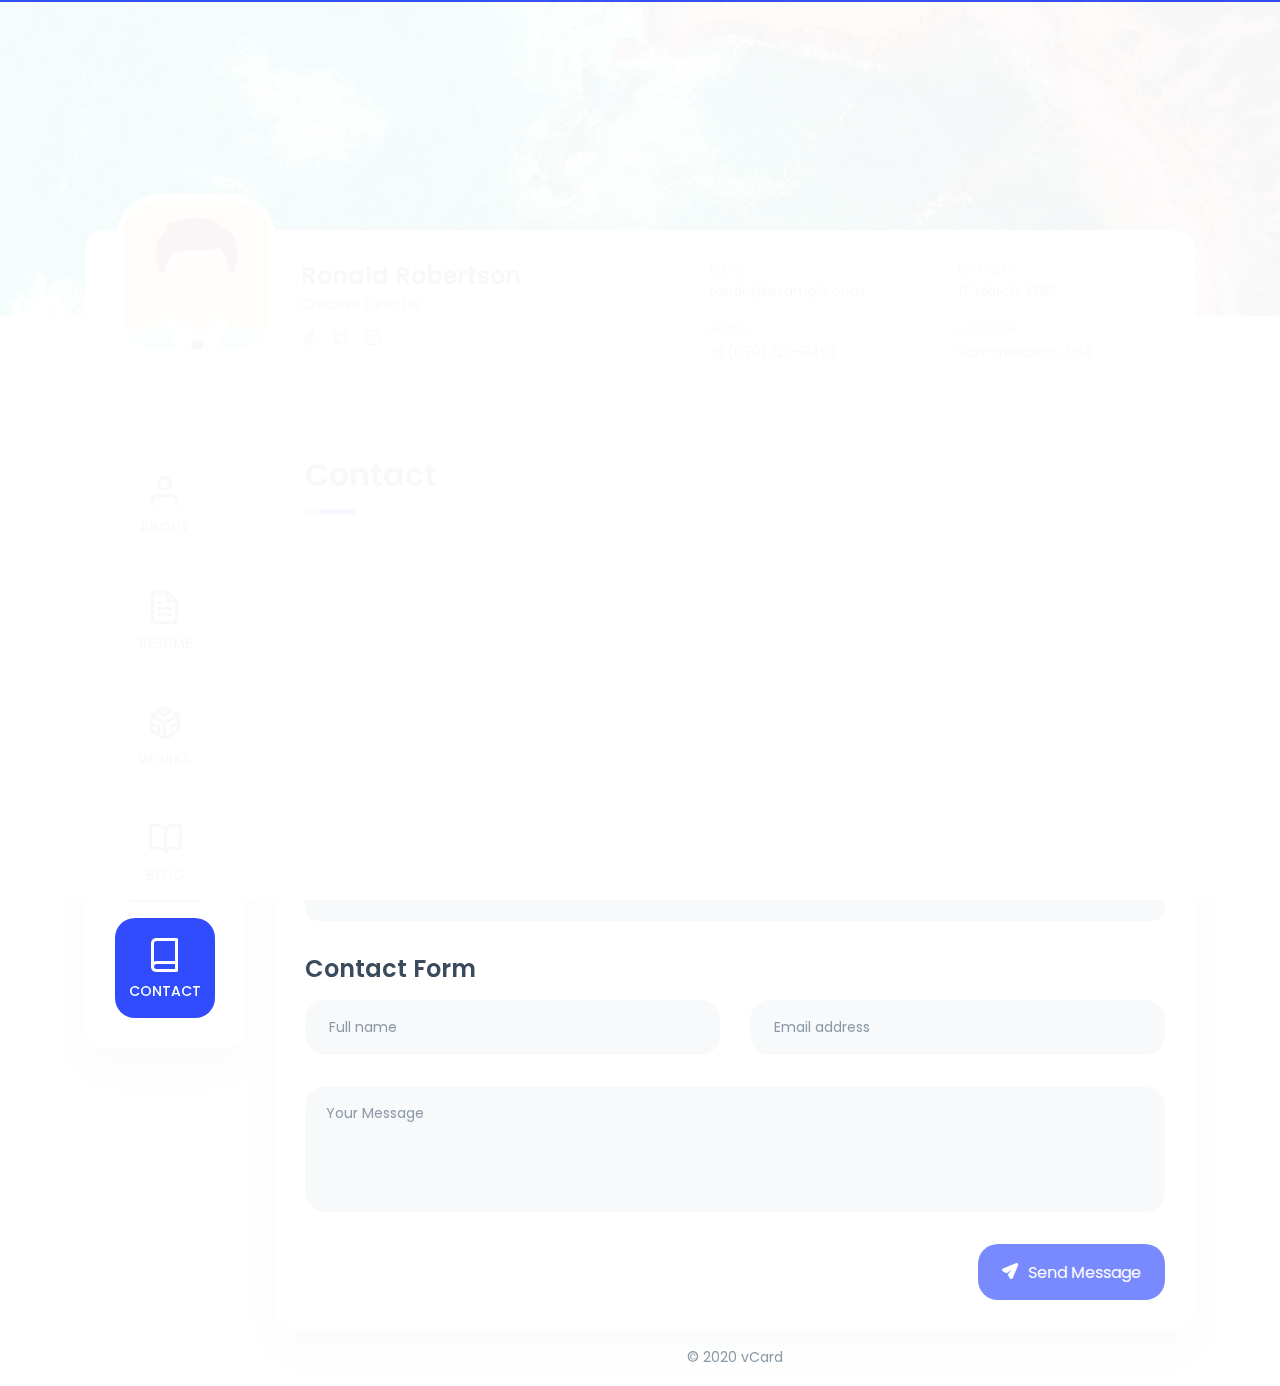
<file: contact.html>
﻿<!DOCTYPE html>
<html lang="en">

<head>
    <meta charset="utf-8" />
    <title>vCard - Contact</title>

	<!-- Meta Data -->
	<meta http-equiv="X-UA-Compatible" content="IE=edge">
	<meta name="viewport" content="width=device-width, initial-scale=1, shrink-to-fit=no">
	<meta name="format-detection" content="telephone=no"/>
    <meta name="format-detection" content="address=no"/>
    <meta name="author" content="ArtTemplate" />
    <meta name="description" content="vCard" />

    <!-- Twitter data -->
    <meta name="twitter:card" content="summary_large_image">
    <meta name="twitter:site" content="@ArtTemplates">
    <meta name="twitter:title" content="vCard">
    <meta name="twitter:description" content="vCard">
    <meta name="twitter:image" content="assets/images/social.jpg">

    <!-- Open Graph data -->
    <meta property="og:title" content="ArtTemplate" />
    <meta property="og:type" content="website" />
    <meta property="og:url" content="your url website" />
    <meta property="og:image" content="assets/images/social.jpg" />
    <meta property="og:description" content="vCard" />
    <meta property="og:site_name" content="vCard" />

	<!-- Favicons -->
	<link rel="apple-touch-icon" sizes="144x144" href="assets/images/favicons/apple-touch-icon-144x144.png">
	<link rel="apple-touch-icon" sizes="114x114" href="assets/images/favicons/apple-touch-icon-114x114.png">
	<link rel="apple-touch-icon" sizes="72x72" href="assets/images/favicons/apple-touch-icon-72x72.png">
	<link rel="apple-touch-icon" sizes="57x57" href="assets/images/favicons/apple-touch-icon-57x57.png">
	<link rel="shortcut icon" href="assets/images/favicons/favicon.png" type="image/png">

    <!-- Styles -->
	<link rel="stylesheet" type="text/css" href="assets/styles/style.css"/>
    <link rel="stylesheet" type="text/css" href="assets/demo/style-demo.css"/>
	
	<!-- Mapbox-->
    <script src='https://api.mapbox.com/mapbox-gl-js/v1.4.1/mapbox-gl.js'></script>
    <link href='https://api.mapbox.com/mapbox-gl-js/v1.4.1/mapbox-gl.css' rel='stylesheet' />
	
</head>
<body>
    <!-- Preloader -->
    <div class="preloader">
	    <div class="preloader__wrap">
		    <div class="circle-pulse">
                <div class="circle-pulse__1"></div>
                <div class="circle-pulse__2"></div>
            </div>
		    <div class="preloader__progress"><span></span></div>
		</div>
	</div>

    <main class="main">
	    <!-- Header Image -->
		<div class="header-image">
		    <div class="js-parallax" style="background-image: url(assets/img/image_header.jpg);"></div>
		</div>
		
	    <div class="container gutter-top">
		    <!-- Header -->
		    <header class="header box">
			    <div class="header__left">
				    <div class="header__photo">
					    <img class="header__photo-img" src="assets/img/main-photo.svg" alt="Ronald Robertson">
					</div>
					<div class="header__base-info">
					    <h4 class="title titl--h4">Ronald Robertson</h4>
						<div class="status">Creative Director</div>
						<ul class="header__social">
						    <li><a href="https://www.facebook.com"><i class="font-icon icon-facebook1"></i></a></li>
						    <li><a href="https://www.twitter.com"><i class="font-icon icon-twitter1"></i></a></li>
							<li><a href="https://www.instagram.com"><i class="font-icon icon-instagram1"></i></a></li>
						</ul>
					</div>
				</div>
				<div class="header__right">
				    <ul class="header__contact">
					    <li><span class="overhead">Email</span>ronald@example.com</li>
						<li><span class="overhead">Phone</span>+1 (070) 123–8459</li>
					</ul>
					<ul class="header__contact">
					    <li><span class="overhead">Birthday</span>17 March, 1995</li>
						<li><span class="overhead">Location</span>San-Francisco, USA</li>
					</ul>
				</div>
			</header>
		        
			<div class="row sticky-parent">
			    <!-- Sidebar nav -->
                <aside class="col-12 col-md-12 col-lg-2">
				    <div class="sidebar box sticky-column">
	                    <ul class="nav">
                            <li class="nav__item"><a href="index.html"><i class="icon-user"></i>About</a></li>
							<li class="nav__item"><a href="resume.html"><i class="icon-file-text"></i>Resume</a></li>
                            <li class="nav__item"><a href="works.html"><i class="icon-codesandbox"></i> Works</a></li>
                            <li class="nav__item"><a href="blog.html"><i class="icon-book-open"></i>Blog</a></li>
                            <li class="nav__item"><a class="active" href="contact.html"><i class="icon-book"></i>Contact</a></li>
                        </ul>
					</div>
		        </aside>
				
				<!-- Content -->
		        <div class="col-12 col-md-12 col-lg-10">
				    <div class="box box-content">
					    <div class="pb-2">
		                    <h1 class="title title--h1 first-title title__separate">Contact</h1>
					    </div>

						<!-- Contact -->
                        <div class="map" id="map"></div>
						<h2 class="title title--h3">Contact Form</h2>
							
						<form id="contact-form" class="contact-form" data-toggle="validator">
                            <div class="row">
				                <div class="form-group col-12 col-md-6">
                                    <input type="text" class="form-control" id="nameContact" name="nameContact" placeholder="Full name" required="required" autocomplete="on" oninvalid="setCustomValidity('Fill in the field')" onkeyup="setCustomValidity('')">
								    <div class="help-block with-errors"></div>
				                </div>
				                <div class="form-group col-12 col-md-6">
                                    <input type="email" class="form-control" id="emailContact" name="emailContact" placeholder="Email address" required="required" autocomplete="on" oninvalid="setCustomValidity('Email is incorrect')" onkeyup="setCustomValidity('')">
								    <div class="help-block with-errors"></div>
				                </div>
				                <div class="form-group col-12 col-md-12">
                                    <textarea class="textarea form-control" id="messageContact" name="messageContact" placeholder="Your Message"  rows="4" required="required" oninvalid="setCustomValidity('Fill in the field')" onkeyup="setCustomValidity('')"></textarea>
								    <div class="help-block with-errors"></div>
				                </div>
						    </div>
							<div class="row">
				                <div class="col-12 col-md-6 order-2 order-md-1 text-center text-md-left">
					                <div id="validator-contact" class="hidden"></div>
				                </div>
				                <div class="col-12 col-md-6 order-1 order-md-2 text-right">
					                <button type="submit" class="btn"><i class="font-icon icon-send"></i> Send Message</button>
				                </div>
			                </div>
		                </form>
					</div>
					
					<!-- Footer -->
					<footer class="footer">© 2020 vCard</footer>
		        </div>
			</div>
		</div>	
    </main>

    <div class="back-to-top"></div>
	
    <!-- SVG masks -->
    <svg class="svg-defs">
        <clipPath id="avatar-box">
            <path d="M1.85379 38.4859C2.9221 18.6653 18.6653 2.92275 38.4858 1.85453 56.0986.905299 77.2792 0 94 0c16.721 0 37.901.905299 55.514 1.85453 19.821 1.06822 35.564 16.81077 36.632 36.63137C187.095 56.0922 188 77.267 188 94c0 16.733-.905 37.908-1.854 55.514-1.068 19.821-16.811 35.563-36.632 36.631C131.901 187.095 110.721 188 94 188c-16.7208 0-37.9014-.905-55.5142-1.855-19.8205-1.068-35.5637-16.81-36.63201-36.631C.904831 131.908 0 110.733 0 94c0-16.733.904831-37.9078 1.85379-55.5141z"/>
        </clipPath>
        <clipPath id="avatar-hexagon">
             <path d="M0 27.2891c0-4.6662 2.4889-8.976 6.52491-11.2986L31.308 1.72845c3.98-2.290382 8.8697-2.305446 12.8637-.03963l25.234 14.31558C73.4807 18.3162 76 22.6478 76 27.3426V56.684c0 4.6805-2.5041 9.0013-6.5597 11.3186L44.4317 82.2915c-3.9869 2.278-8.8765 2.278-12.8634 0L6.55974 68.0026C2.50414 65.6853 0 61.3645 0 56.684V27.2891z"/>
        </clipPath>		
    </svg>
    
 
	
	<!-- JavaScripts -->
	<script src="assets/js/jquery-3.4.1.min.js"></script>
	<script src="assets/js/plugins.min.js"></script>
    <script src="assets/js/common.js"></script>

    <!-- Mapbox init -->
	<script src="assets/js/mapbox.init.js"></script>
	
    <script src="assets/demo/plugins-demo.js"></script>
</body>
</html>
</file>
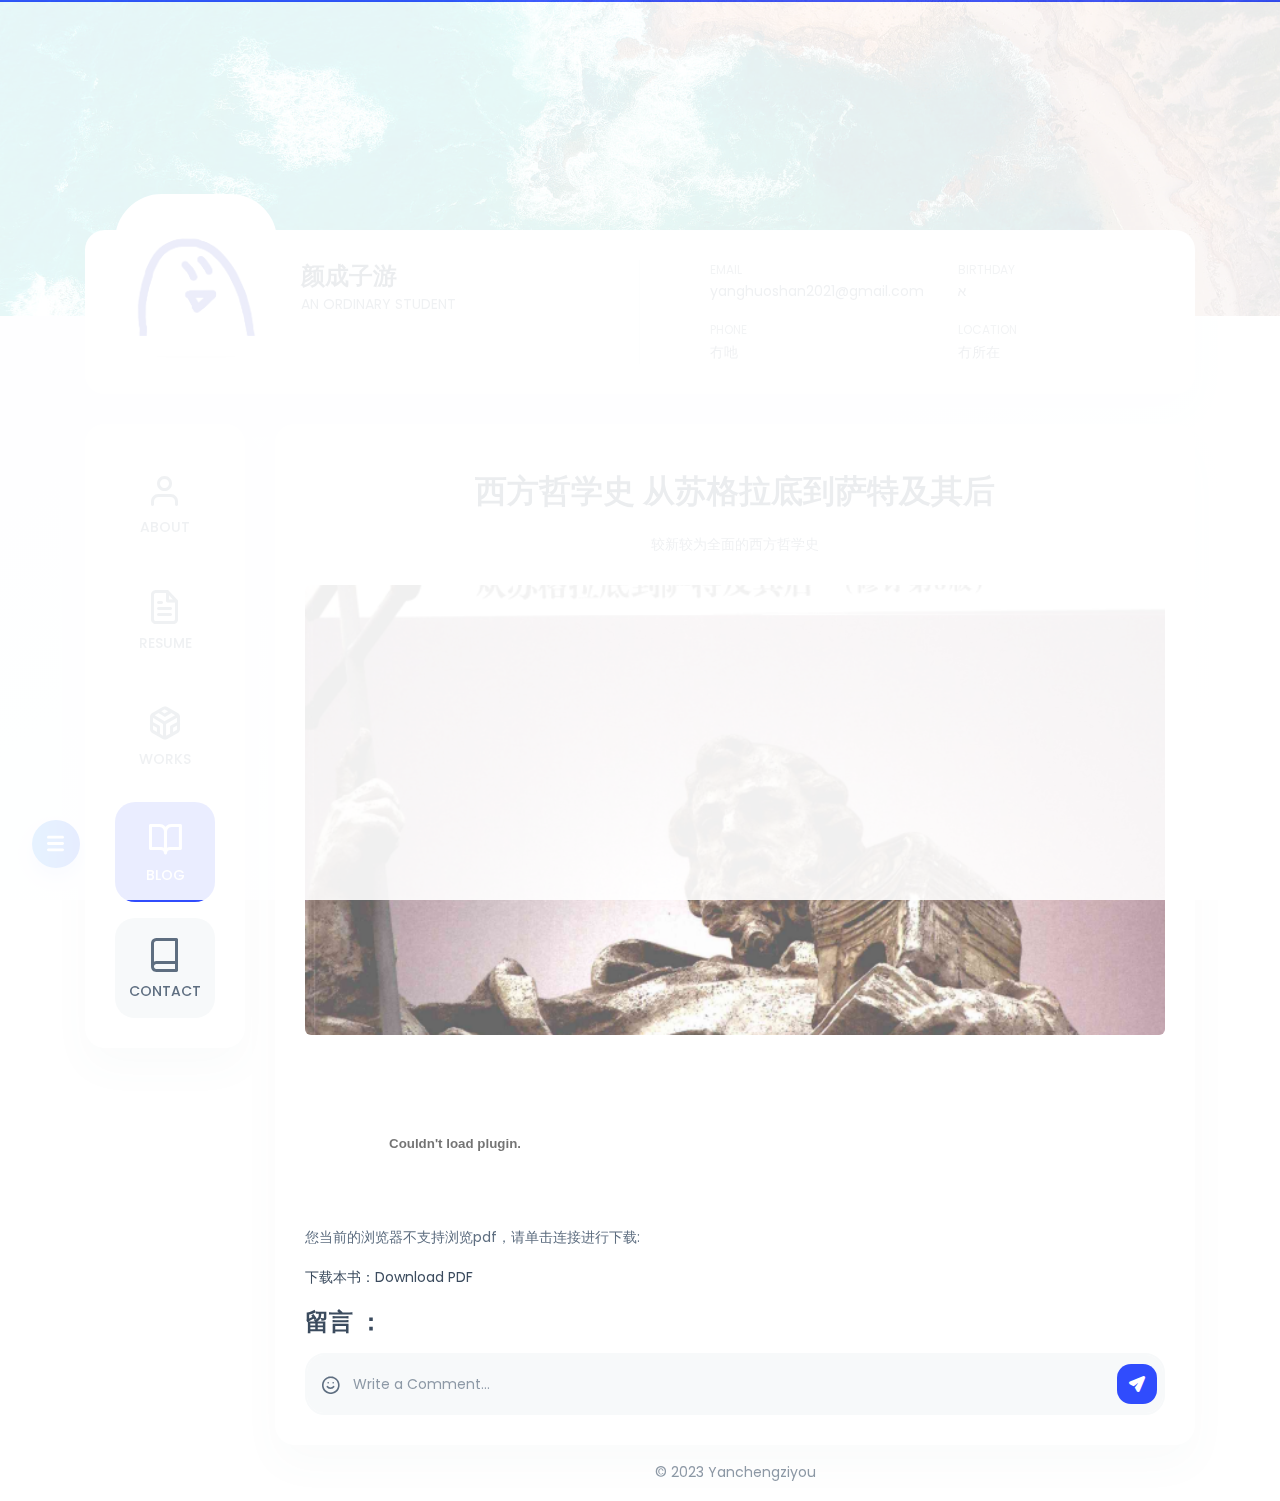
<file: History_of_Philosophy.html>
<!DOCTYPE html>
<html lang="en">

<head>
    <meta charset="utf-8" />
    <title>颜成子游的个人网站-西方哲学史</title>

	<!-- Meta Data -->
	<meta http-equiv="X-UA-Compatible" content="IE=edge">
	<meta name="viewport" content="width=device-width, initial-scale=1, shrink-to-fit=no">
	<meta name="format-detection" content="telephone=no"/>
    <meta name="format-detection" content="address=no"/>
    <meta name="author" content="ArtTemplate" />
    <meta name="description" content="vCard" />

    <!-- Twitter data -->
    <meta name="twitter:card" content="summary_large_image">
    <meta name="twitter:site" content="@ArtTemplates">
    <meta name="twitter:title" content="vCard">
    <meta name="twitter:description" content="vCard">
    <meta name="twitter:image" content="assets/images/social.jpg">

    <!-- Open Graph data -->
    <meta property="og:title" content="ArtTemplate" />
    <meta property="og:type" content="website" />
    <meta property="og:url" content="your url website" />
    <meta property="og:image" content="assets/images/social.jpg" />
    <meta property="og:description" content="vCard" />
    <meta property="og:site_name" content="vCard" />

	<!-- Favicons -->
	<link rel="apple-touch-icon" sizes="144x144" href="assets/images/favicons/apple-touch-icon-144x144.png">
	<link rel="apple-touch-icon" sizes="114x114" href="assets/images/favicons/apple-touch-icon-114x114.png">
	<link rel="apple-touch-icon" sizes="72x72" href="assets/images/favicons/apple-touch-icon-72x72.png">
	<link rel="apple-touch-icon" sizes="57x57" href="assets/images/favicons/apple-touch-icon-57x57.png">
	<link rel="shortcut icon" href="assets/images/favicons/favicon.png" type="image/png">

    <!-- Styles -->
	<link rel="stylesheet" type="text/css" href="assets/styles/style.css"/>
    <link rel="stylesheet" type="text/css" href="assets/demo/style-demo.css"/>
	
</head>
<body>
    <!-- Preloader -->
    <div class="preloader">
	    <div class="preloader__wrap">
		    <div class="circle-pulse">
                <div class="circle-pulse__1"></div>
                <div class="circle-pulse__2"></div>
            </div>
		    <div class="preloader__progress"><span></span></div>
		</div>
	</div>

	<!-- Scroll Indicator -->
    <div class="scroll-line"></div>

    <main class="main">
	    <!-- Header Image -->
		<div class="header-image">
		    <div class="js-parallax" style="background-image: url(assets/img/image_header.jpg);"></div>
		</div>
		
	    <div class="container gutter-top">
		    <!-- Header -->
		    <header class="header box">
			    <div class="header__left">
				    <div class="header__photo">
					    <img class="header__photo-img" src="assets/img/draw.svg" alt="Ronald Robertson">
					</div>
					<div class="header__base-info">
					    <h4 class="title titl--h4">颜成子游&nbsp;</h4>
						<div class="status">AN ORDINARY STUDENT&nbsp;</div>
<!--
						<ul class="header__social">
						    <li><a href="https://www.facebook.com"><i class="font-icon icon-facebook1"></i></a></li>
						    <li><a href="https://www.twitter.com"><i class="font-icon icon-twitter1"></i></a></li>
							<li><a href="https://www.instagram.com"><i class="font-icon icon-instagram1"></i></a></li>
						</ul>
-->
					</div>
				</div>
				<div class="header__right">
			      <ul class="header__contact">
					    <li><span class="overhead">Email</span>yanghuoshan2021@gmail.com</li>
						<li><span class="overhead">Phone</span>冇吔</li>
					</ul>
					<ul class="header__contact">
				      <li><span class="overhead">Birthday</span>א</li>
						<li><span class="overhead">Location</span>冇所在</li>
				  </ul>
			  </div>
			</header>
		        
			<div class="row sticky-parent">
			    <!-- Sidebar nav -->
                <aside class="col-12 col-md-12 col-lg-2">
				    <div class="sidebar box sticky-column">
	                    <ul class="nav">
                            <li class="nav__item"><a href="index.html"><i class="icon-user"></i>About</a></li>
							<li class="nav__item"><a href="index.html"><i class="icon-file-text"></i>Resume</a></li>
                            <li class="nav__item"><a href="index.html"><i class="icon-codesandbox"></i> Works</a></li>
                            <li class="nav__item"><a class="active" href="blog.html"><i class="icon-book-open"></i>Blog</a></li>
                            <li class="nav__item"><a href="index.html"><i class="icon-book"></i>Contact</a></li>
                        </ul>
					</div>
		        </aside>
				
				<!-- Content -->
		        <div class="col-12 col-md-12 col-lg-10">
				    <div class="box box-content">
						<!-- Post -->
						<div class="pb-3">
						    <header class="header-post">
                                <h1 class="title title--h1">西方哲学史 从苏格拉底到萨特及其后</h1>
								<div class="caption-post">
								    <p>较新较为全面的西方哲学史</p>
								</div>
								<div class="header-post__image-wrap">
								    <img class="cover lazyload" src="assets/img/History_of_Philosophy.png" data-zoom alt="" />
								</div>
							</header>
							<object data="assets/pdf/History_of_Philosophy.pdf" type="application/pdf" width="100%" height="1000px">
    							<embed src="assets/pdf/History_of_Philosophy.pdf">
        							<p>您当前的浏览器不支持浏览pdf，请单击连接进行下载:</p>
    							</embed>
							</object>
							<a href="assets/pdf/History_of_Philosophy.pdf">下载本书：Download PDF</a>
<!--
							<div class="caption-post">
								<p>Above all, think of life as a prototype. We can conduct experiments, make discoveries, and change our perspectives. We can look for opportunities to turn processes into projects that have tangible outcomes. We can learn how to take joy in the things we create whether they take the form of a fleeting experience or an heirloom that will last for generations. We can learn that reward comes in creation and re-creation.</p>
								<p>It is not enough that we build products that function, that are understandable and usable, we also need to build products that bring joy and excitement, pleasure and fun, and, yes, beauty to people’s lives. Creativity is to discover a question that has never been asked.</p>
						    </div>
							<div class="gallery-post">
							    <img class="gallery-post__item cover lazyload" src="assets/img/image_10.jpg" data-zoom alt="" />
								<img class="gallery-post__item cover lazyload" src="assets/img/image_11.jpg" data-zoom alt="" />
								<div class="gallery-post__caption">Work by Colin Adams, Mark Craig</div>
							</div>
							<div class="caption-post">
							    <h3 class="title title--h3">If you’re not prepared to be wrong, you’ll never come up with anything original.</h3>
								<p>Here is one of the few effective keys to the design problem: the ability of the designer to recognize as many of the constraints as possible his willingness and enthusiasm for working within these constraints. The most profound technologies are those that disappear. They weave themselves into the fabric of everyday life until they are indistinguishable from it.</p>
								<blockquote class="block-quote">
								    <p>The alternative to good design is always bad design. There is no such thing as no design.</p>
								    <span class="block-quote__author">Adam Judge</span>
								</blockquote>
								<p>Above all, think of life as a prototype. We can conduct experiments, make discoveries, and change our perspectives. We can look for opportunities to turn processes into projects that have tangible outcomes.</p>
								<p>We can learn how to take joy in the things we create whether they take the form of a fleeting experience or an heirloom that will last for generations. We can learn that reward comes in creation and re-creation, no just in the consumption of the world around us. Active participation in the process of creation is our right and our privilege. We can learn to measure the success of our ideas not by our bank accounts by their impact on the world.</p>
							</div>
-->
<!--
							<footer class="footer-post">
							    <a class="footer-post__share" href="http://facebook.com"><i class="font-icon icon-facebook"></i><span>Facebook</span></a>
								<a class="footer-post__share" href="http://twitter.com"><i class="font-icon icon-twitter"></i><span>Twitter</span></a>
								<a class="footer-post__share" href="http://linkedin.com"><i class="font-icon icon-linkedin"></i><span>Linkedin</span></a>
							</footer>
-->
						</div>
						
						<div class="box-inner box-inner--rounded">
						    <h2 class="title title--h3">留言 <span class="color--light">：</span></h2>
							
							<!-- Comment -->
<!--
			                <div class="comment-box">
							    <div class="comment-box__inner">
                                    <svg class="avatar avatar--60" viewBox="0 0 84 84">
                                        <g class="avatar__hexagon">
                                            <image xlink:href="assets/img/avatar-2.jpg" height="100%" width="100%" />
                                        </g>
                                    </svg>
                                    <div class="comment-box__body">
                                        <h5 class="comment-box__details"><span>Daniel Lewi</span><span class="comment-box__details-date">5 min ago</span></h5>
                                        <p>Very interesting and informative article on design. I learned a lot of new and interesting.</p>

										<ul class="comment-box__footer">
										    <li><i class="font-icon icon-like-fill"></i> <span>80</span></li>
										    <li><i class="font-icon icon-reply"></i> <span>Reply</span></li>
										</ul>
                                    </div>
								</div>
							</div>
-->
							
							
							<!-- Comment -->
<!--
					     	<div class="comment-box">
								<div class="comment-box__inner">
                                    <svg class="avatar avatar--60" viewBox="0 0 84 84">
                                        <g class="avatar__hexagon">
                                            <image xlink:href="assets/img/avatar-3.jpg" height="100%" width="100%" />
                                        </g>
                                    </svg>
                                    <div class="comment-box__body">
                                        <h5 class="comment-box__details"><span>Jessica Miller</span><span class="comment-box__details-date">1 min ago</span></h5>
                                        <p>I agree, a very interesting article. Thank you very much! <img class="emoji" src="assets/icons/emoji/emoji-nerd.svg" alt="nerd"/></p>
											
										<ul class="comment-box__footer">
									        <li><i class="font-icon icon-like-fill"></i> <span>35</span></li>
									        <li><i class="font-icon icon-reply"></i> <span>Reply</span></li>
									    </ul>
                                    </div>
								</div>
                            </div>
-->
					        
							
			                <!-- Comment -->
<!--
			                <div class="comment-box">
							    <div class="comment-box__inner">
                                    <svg class="avatar avatar--60" viewBox="0 0 84 84">
                                        <g class="avatar__hexagon">
                                            <image xlink:href="assets/img/avatar-6.jpg" height="100%" width="100%" />
                                        </g>
                                    </svg>
                                    <div class="comment-box__body">
                                        <h5 class="comment-box__details"><span>Henry William</span><span class="comment-box__details-date">15 min ago</span></h5>
                                        <p>Thanks for the good article. Looking forward to new ones.</p>
										
										<ul class="comment-box__footer">
										    <li><i class="font-icon icon-like-fill"></i> <span>15</span></li>
										    <li><i class="font-icon icon-reply"></i> <span>Reply</span></li>
										</ul>
                                    </div>
								</div>
                            </div>
-->
							
							<!-- Comment form -->
							<ul class="social-auth">
<!--
							    <li class="social-auth__item">Login with:</li>
							    <li class="social-auth__item"><a class="social-auth__link" href="#"><i class="font-icon icon-facebook"></i></a></li>
								<li class="social-auth__item"><a class="social-auth__link" href="#"><i class="font-icon icon-twitter"></i></a></li>
								<li class="social-auth__item"><a class="social-auth__link" href="#"><i class="font-icon icon-dribbble"></i></a></li>
								<li class="social-auth__item"><a class="social-auth__link" href="#"><i class="font-icon icon-behance"></i></a></li>
-->
							</ul>
							
							
							<!--评论功能还得做-->
							<form class="comment-form">
							    <textarea id="commentForm" class="textarea form-control" required="required" placeholder="Write a Comment..." rows="1"></textarea>
								<button type="submit" class="btn"><i class="font-icon icon-send"></i></button>
								<div class="dropdown dropup">
								    <i class="font-icon icon-smile" id="dropdownEmoji" data-toggle="dropdown" aria-haspopup="true"></i>
								    <div class="dropdown-menu dropdown-menu-center" aria-labelledby="dropdownEmoji">
									    <div class="emoji-wrap">
                                            <img class="emoji" src="assets/icons/emoji/emoji-laughing.svg" title=":laughing:" alt="laughing"/>
										    <img class="emoji" src="assets/icons/emoji/emoji-happy-2.svg" title=":happy 2:" alt="happy 2"/>
										    <img class="emoji" src="assets/icons/emoji/emoji-crazy.svg" title=":crazy:" alt="crazy"/>
											<img class="emoji" src="assets/icons/emoji/emoji-bad.svg" title=":bad:" alt="bad"/>
										    <img class="emoji" src="assets/icons/emoji/emoji-angry.svg" title=":angry:" alt="angry"/>
										    <img class="emoji" src="assets/icons/emoji/emoji-happy.svg" title="happy" alt="happy"/>
                                            <img class="emoji" src="assets/icons/emoji/emoji-thinking.svg" title=":thinking:" alt="thinking"/>
										    <img class="emoji" src="assets/icons/emoji/emoji-sad.svg" title=":sad:" alt="sad"/>
										    <img class="emoji" src="assets/icons/emoji/emoji-pressure.svg" title=":pressure:" alt="pressure"/>
											<img class="emoji" src="assets/icons/emoji/emoji-in-love.svg" title=":in love:" alt="in love"/>
										    <img class="emoji" src="assets/icons/emoji/emoji-nerd.svg" title=":laughing:" alt="nerd"/>
										    <img class="emoji" src="assets/icons/emoji/emoji-happy-3.svg" title=":happy 3:" alt="happy 3"/>
                                            <img class="emoji" src="assets/icons/emoji/emoji-shocked.svg" title=":shocked:" alt="shocked"/>
										    <img class="emoji" src="assets/icons/emoji/emoji-wink.svg" title=":wink:" alt="wink"/>
										    <img class="emoji" src="assets/icons/emoji/emoji-sweating.svg" title=":sweating:" alt="sweating"/>
											<img class="emoji" src="assets/icons/emoji/emoji-shocked-2.svg" title=":shocked 2:" alt="shocked 2"/>
										    <img class="emoji" src="assets/icons/emoji/emoji-shocked-3.svg" title=":shocked 3:" alt="shocked 3"/>
										    <img class="emoji" src="assets/icons/emoji/emoji-sad-2.svg" title=":sad 2:" alt="sad 2"/>
										</div>	
                                    </div>
                                </div>	
							</form>
							
					    </div>
					</div>
					
					<!-- Footer -->
					<footer class="footer">© 2023 Yanchengziyou</footer>
		        </div>
				
			</div>
		</div>	
    </main>

    <div class="back-to-top"></div>
	
    <!-- SVG masks -->
    <svg class="svg-defs">
        <clipPath id="avatar-box">
            <path d="M1.85379 38.4859C2.9221 18.6653 18.6653 2.92275 38.4858 1.85453 56.0986.905299 77.2792 0 94 0c16.721 0 37.901.905299 55.514 1.85453 19.821 1.06822 35.564 16.81077 36.632 36.63137C187.095 56.0922 188 77.267 188 94c0 16.733-.905 37.908-1.854 55.514-1.068 19.821-16.811 35.563-36.632 36.631C131.901 187.095 110.721 188 94 188c-16.7208 0-37.9014-.905-55.5142-1.855-19.8205-1.068-35.5637-16.81-36.63201-36.631C.904831 131.908 0 110.733 0 94c0-16.733.904831-37.9078 1.85379-55.5141z"/>
        </clipPath>
        <clipPath id="avatar-hexagon">
             <path d="M0 27.2891c0-4.6662 2.4889-8.976 6.52491-11.2986L31.308 1.72845c3.98-2.290382 8.8697-2.305446 12.8637-.03963l25.234 14.31558C73.4807 18.3162 76 22.6478 76 27.3426V56.684c0 4.6805-2.5041 9.0013-6.5597 11.3186L44.4317 82.2915c-3.9869 2.278-8.8765 2.278-12.8634 0L6.55974 68.0026C2.50414 65.6853 0 61.3645 0 56.684V27.2891z"/>
        </clipPath>		
    </svg>
    
	<!-- Demo Menu -->
	<div class="btnSlideNav slideOpen"></div>
    <div class="btnSlideNav slideClose"></div>
    <div class="slideNav">
		<ul class="list-unstyled">
			<li class="slideNav__item rtl-mode"><h4 class="title title--5">More pages</h4> <a href="rtl/about.html">RTL</a></li>
			<li class="slideNav__item"><a href="one-page.html">One page</a></li>
			<li class="slideNav__item"><a href="background-2.html">Background triangles</a></li>
			<li class="slideNav__item"><a href="works_v2.html">Works v2</a></li>
        </ul>
		<a href="dark/about.html" class="btn btn--dark">Dark Template</a>
	</div>
	<div class="overlay-slideNav"></div>
    <!-- Demo Menu -->
	
	<!-- JavaScripts -->
	<script src="assets/js/jquery-3.4.1.min.js"></script>
	<script src="assets/js/plugins.min.js"></script>
    <script src="assets/js/common.js"></script>
    
	<script src="assets/demo/plugins-demo.js"></script>
</body>
</html>
</file>
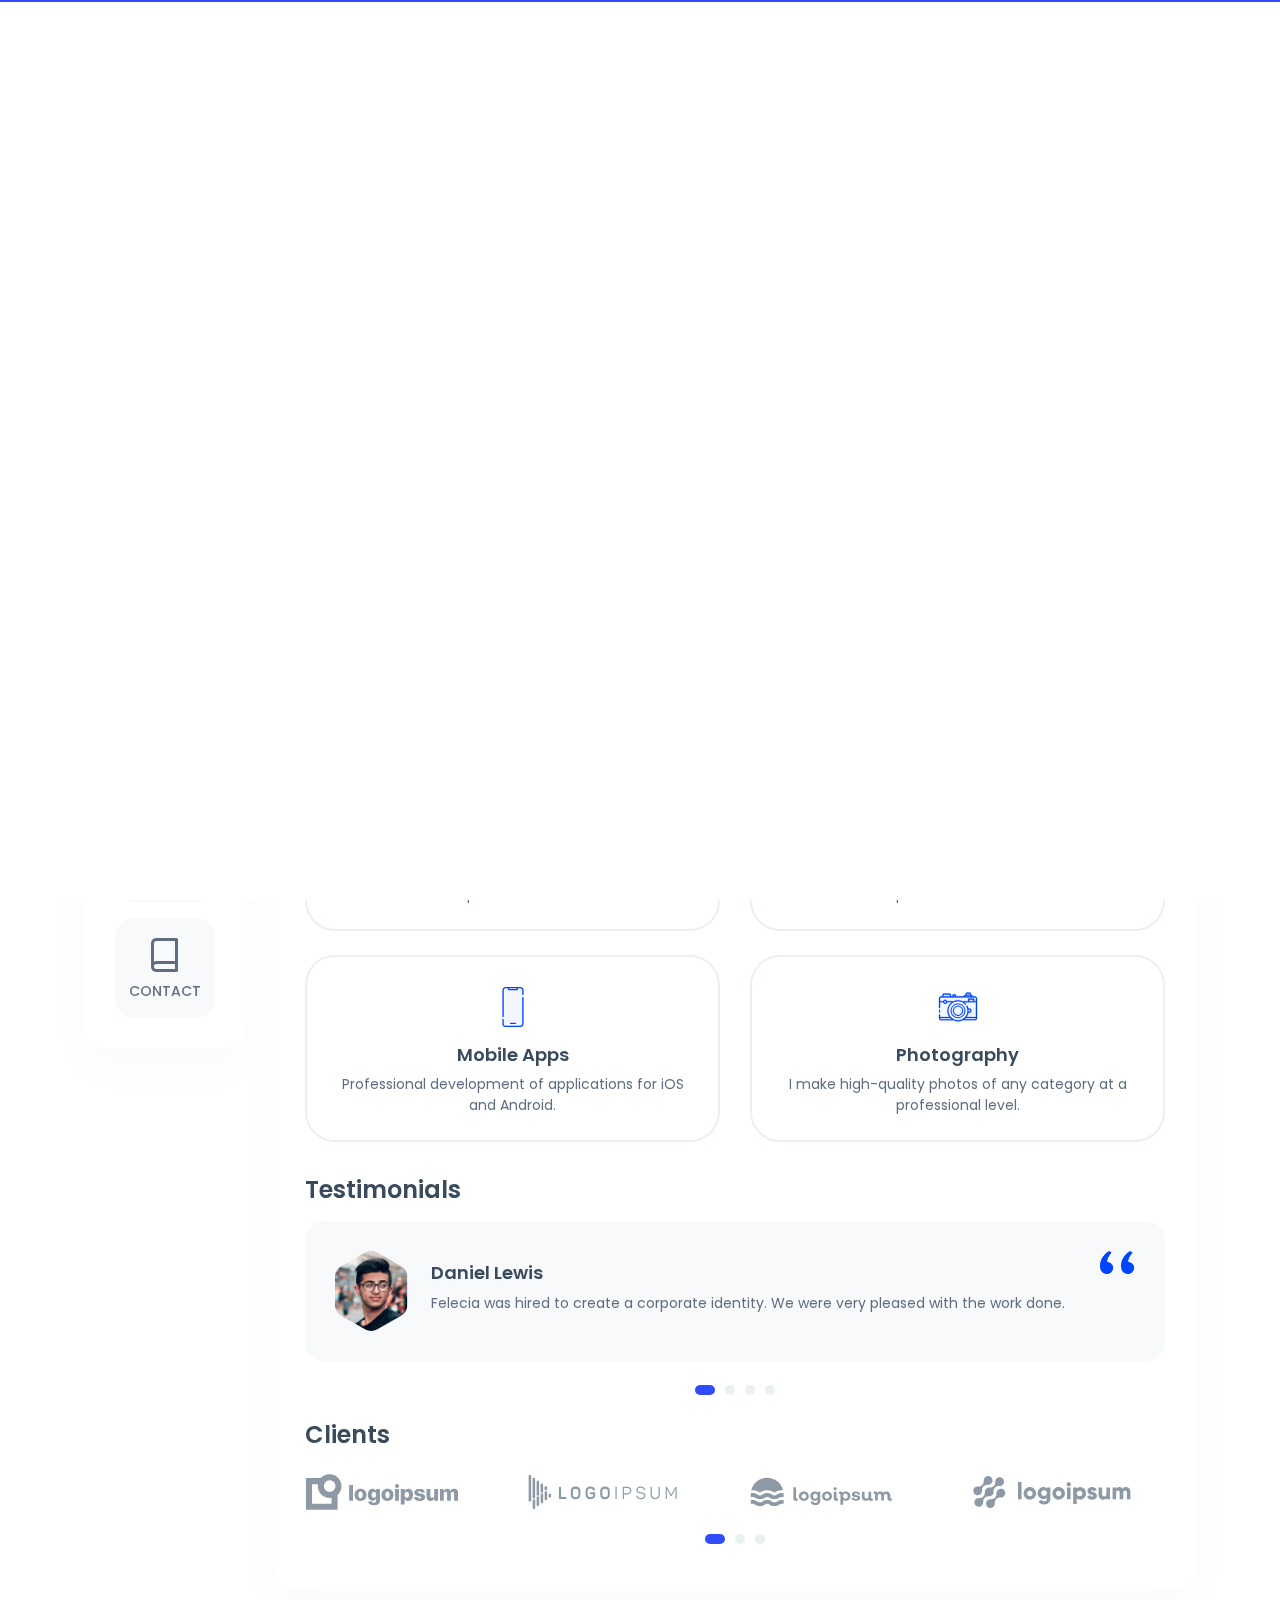
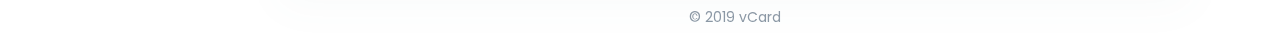
<file: one-page.html>
﻿<!DOCTYPE html>
<html lang="en">

<head>
    <meta charset="utf-8" />
    <title>vCard - About</title>

	<!-- Meta Data -->
	<meta http-equiv="X-UA-Compatible" content="IE=edge">
	<meta name="viewport" content="width=device-width, initial-scale=1, shrink-to-fit=no">
	<meta name="format-detection" content="telephone=no"/>
    <meta name="format-detection" content="address=no"/>
    <meta name="author" content="ArtTemplate" />
    <meta name="description" content="vCard" />

    <!-- Twitter data -->
    <meta name="twitter:card" content="summary_large_image">
    <meta name="twitter:site" content="@ArtTemplates">
    <meta name="twitter:title" content="vCard">
    <meta name="twitter:description" content="vCard">
    <meta name="twitter:image" content="assets/images/social.jpg">

    <!-- Open Graph data -->
    <meta property="og:title" content="ArtTemplate" />
    <meta property="og:type" content="website" />
    <meta property="og:url" content="your url website" />
    <meta property="og:image" content="assets/images/social.jpg" />
    <meta property="og:description" content="vCard" />
    <meta property="og:site_name" content="vCard" />

	<!-- Favicons -->
	<link rel="apple-touch-icon" sizes="144x144" href="assets/images/favicons/apple-touch-icon-144x144.png">
	<link rel="apple-touch-icon" sizes="114x114" href="assets/images/favicons/apple-touch-icon-114x114.png">
	<link rel="apple-touch-icon" sizes="72x72" href="assets/images/favicons/apple-touch-icon-72x72.png">
	<link rel="apple-touch-icon" sizes="57x57" href="assets/images/favicons/apple-touch-icon-57x57.png">
	<link rel="shortcut icon" href="assets/images/favicons/favicon.png" type="image/png">

    <!-- Styles -->
	<link rel="stylesheet" type="text/css" href="assets/styles/style.css"/>
    <link rel="stylesheet" type="text/css" href="assets/demo/style-demo.css"/>
	
	<!-- Mapbox-->
    <script src='https://api.mapbox.com/mapbox-gl-js/v1.4.1/mapbox-gl.js'></script>
	<link href='https://api.mapbox.com/mapbox-gl-js/v1.4.1/mapbox-gl.css' rel='stylesheet' />
	
</head>
<body>
    <!-- Preloader -->
    <div class="preloader">
	    <div class="preloader__wrap">
		    <div class="circle-pulse">
                <div class="circle-pulse__1"></div>
                <div class="circle-pulse__2"></div>
            </div>
		    <div class="preloader__progress"><span></span></div>
		</div>
	</div>

    <main class="main">
	    <!-- Header Image -->
		<div class="header-image">
		    <div class="js-parallax" style="background-image: url(assets/img/image_header.jpg);"></div>
		</div>
		
	    <div class="container gutter-top">
		    <!-- Header -->
		    <header class="header box">
			    <div class="header__left">
				    <div class="header__photo">
					    <img class="header__photo-img" src="assets/img/main-photo.svg" alt="Ronald Robertson">
					</div>
					<div class="header__base-info">
					    <h4 class="title titl--h4">Ronald Robertson</h4>
						<div class="status">Creative Director</div>
						<ul class="header__social">
						    <li><a href="https://www.facebook.com"><i class="font-icon icon-facebook1"></i></a></li>
						    <li><a href="https://www.twitter.com"><i class="font-icon icon-twitter1"></i></a></li>
							<li><a href="https://www.instagram.com"><i class="font-icon icon-instagram1"></i></a></li>
						</ul>
					</div>
				</div>
				<div class="header__right">
				    <ul class="header__contact">
					    <li><span class="overhead">Email</span>ronald@example.com</li>
						<li><span class="overhead">Phone</span>+1 (070) 123–8459</li>
					</ul>
					<ul class="header__contact">
					    <li><span class="overhead">Birthday</span>17 March, 1995</li>
						<li><span class="overhead">Location</span>San-Francisco, USA</li>
					</ul>
				</div>
			</header>
			
		    <div class="row sticky-parent">
			    <!-- Sidebar nav -->
                <aside class="col-12 col-md-12 col-lg-2">
				    <div class="sidebar box sticky-column">
	                    <ul class="nav js-tabs">
                            <li class="nav__item"><a class="active" href="#about-tab"><i class="icon-user"></i>About</a></li>
							<li class="nav__item"><a href="#resume-tab"><i class="icon-file-text"></i>Resume</a></li>
                            <li class="nav__item"><a href="#works-tab"><i class="icon-codesandbox"></i>Works</a></li>
                            <li class="nav__item"><a href="#blog-tab"><i class="icon-book-open"></i>Blog</a></li>
                            <li class="nav__item"><a href="#contact-tab"><i class="icon-book"></i>Contact</a></li>
                        </ul>
					</div>
		        </aside>
		        
				<!-- Content -->
		        <div class="col-12 col-md-12 col-lg-10">
				    <div class="box box-content" id="content">
			            <div class="content">
						    <!-- ABOUT -->
						    <div id="about-tab" class="tabcontent active">
                                <div class="pb-0 pb-sm-2">
		                            <h1 class="title title--h1 first-title title__separate">About Me</h1>
						            <p>I'm Creative Director and UI/UX Designer from Sydney, Australia, working in web development and print media. I enjoy turning complex problems into simple, beautiful and intuitive designs.</p>
                                    <p>My job is to build your website so that it is functional and user-friendly but at the same time attractive. Moreover, I add personal touch to your product and make sure that is eye-catching and easy to use. My aim is to bring across your message and identity in the most creative way. I created web design for many famous brand companies.</p>
					            </div>
						
								<!-- What -->
								<div class="mt-1">
									<h2 class="title title--h3">What I'm Doing</h2>
									<div class="row">
										<!-- Case Item -->
										<div class="col-12 col-lg-6">
											<div class="case-item">
												<img class="case-item__icon" src="assets/icons/icon-design.svg" alt="" />
												<div>
													<h3 class="title title--h4">Web Design</h3>
													<p class="case-item__caption">The most modern and high-quality design made at a professional level.</p>
												</div>	
											</div>
										</div>
										
										<!-- Case Item -->
										<div class="col-12 col-lg-6">
											<div class="case-item">
												<img class="case-item__icon" src="assets/icons/icon-dev.svg" alt="" />
												<div>
													<h3 class="title title--h4">Web Development</h3>
													<p class="case-item__caption">High-quality development of sites at the professional level.</p>
												</div>
											</div>
										</div>
										
										<!-- Case Item -->
										<div class="col-12 col-lg-6">
											<div class="case-item">
												<img class="case-item__icon" src="assets/icons/icon-app.svg" alt="" />
												<div>
													<h3 class="title title--h4">Mobile Apps</h3>
													<p class="case-item__caption">Professional development of applications for iOS and Android.</p>
												</div>
										   </div>
										</div>
										
										<!-- Case Item -->
										<div class="col-12 col-lg-6">
											<div class="case-item">
												<img class="case-item__icon" src="assets/icons/icon-photo.svg" alt="" />
												<div>
													<h3 class="title title--h4">Photography</h3>
													<p class="case-item__caption">I make high-quality photos of any category at a professional level.</p>
												</div>
											</div>
										</div>
									</div>	
								</div>
						
								<!-- Testimonials -->
								<div class="mt-2">
									<h2 class="title title--h3">Testimonials</h2>
									<div class="swiper-container js-carousel-review">
										<div class="swiper-wrapper">
											<!-- Item review -->
											<div class="swiper-slide review-item">
												<svg class="avatar avatar--80" viewBox="0 0 84 84">
													<g class="avatar__hexagon">
														<image xlink:href="assets/img/avatar-2.jpg" height="100%" width="100%" />
													</g>
												</svg>
												<div class="review-item__textbox">
													<h4 class="title title--h5">Daniel Lewis</h4>
													<p class="review-item__caption">Felecia was hired to create a corporate identity. We were very pleased with the work done.</p>
												</div>
											</div>
											
											<!-- Item review -->
											<div class="swiper-slide review-item">
												<svg class="avatar avatar--80" viewBox="0 0 84 84">
													<g class="avatar__hexagon">
														<image xlink:href="assets/img/avatar-3.jpg" height="100%" width="100%" />
													</g>
												</svg>
												<div class="review-item__textbox">
													<h4 class="title title--h5">Jessica Miller</h4>
													<p class="review-item__caption">thanks to the skill of Felecia, we have a design that we can be proud of.</p>
												</div>
											</div>
											
											<!-- Item review -->
											<div class="swiper-slide review-item">
												<svg class="avatar avatar--80" viewBox="0 0 84 84">
													<g class="avatar__hexagon">
														<image xlink:href="assets/img/avatar-4.jpg" height="100%" width="100%" />
													</g>
												</svg>
												<div class="review-item__textbox">
													<h4 class="title title--h5">Tanya Ruiz</h4>
													<p class="review-item__caption">Felecia was hired to create a corporate identity. We were very pleased with the work done.</p>
												</div>
											</div>
											
											<!-- Item review -->
											<div class="swiper-slide review-item">
												<svg class="avatar avatar--80" viewBox="0 0 84 84">
													<g class="avatar__hexagon">
														<image xlink:href="assets/img/avatar-5.jpg" height="100%" width="100%" />
													</g>
												</svg>
												<div class="review-item__textbox">
													<h4 class="title title--h5">Thomas Castro</h4>
													<p class="review-item__caption">thanks to the skill of Felecia, we have a design that we can be proud of.</p>
												</div>
											</div>
										</div>
			
										<div class="swiper-pagination"></div>
									</div>
								</div>
						
								<!-- Clients -->
								<div class="mt-4">
									<h2 class="title title--h3">Clients</h2>
									
									<div class="swiper-container js-carousel-clients">
										<div class="swiper-wrapper">
											<!-- Item client -->
											<div class="swiper-slide">
												<a href="#"><img src="assets/img/logo-1.svg" alt="Logo" /></a>
											</div>
											
											<!-- Item client -->
											<div class="swiper-slide">
												<a href="#"><img src="assets/img/logo-2.svg" alt="Logo" /></a>
											</div>

											<!-- Item client -->
											<div class="swiper-slide">
												<a href="#"><img src="assets/img/logo-3.svg" alt="Logo" /></a>
											</div>

											<!-- Item client -->
											<div class="swiper-slide">
												<a href="#"><img src="assets/img/logo-4.svg" alt="Logo" /></a>
											</div>
											
											<!-- Item client -->
											<div class="swiper-slide">
												<a href="#"><img src="assets/img/logo-1.svg" alt="Logo" /></a>
											</div>
											
											<!-- Item client -->
											<div class="swiper-slide">
												<a href="#"><img src="assets/img/logo-2.svg" alt="Logo" /></a>
											</div>
										</div>
										
										<div class="swiper-pagination"></div>
									</div>
								</div>
						    </div>
							
							<!-- RESUME -->
							<div id="resume-tab" class="tabcontent">
                                <div class="pb-2">
		                            <h1 class="title title--h1 first-title title__separate">Resume</h1>
					            </div>
						
								<!-- Experience -->
								<div class="row">
									<div class="col-12">
										<h2 class="title title--h3"><img class="title-icon" src="assets/icons/icon-education.svg" alt="" /> Education</h2>
										<div class="timeline">
											<!-- Item -->
											<article class="timeline__item">
												<h5 class="title title--h5 timeline__title">University School of the Arts</h5>
												<span class="timeline__period">2007 — 2009</span>
												<p class="timeline__description">Nemo enims ipsam voluptatem, blanditiis praesentium voluptum delenit atque corrupti, quos dolores et quas molestias exceptur.</p>
											</article>
												
											<!-- Item -->
											<article class="timeline__item">
												<h5 class="title title--h5 timeline__title">New York Academy of Art</h5>
												<span class="timeline__period">2005 — 2007</span>
												<p class="timeline__description">Ratione voluptatem sequi nesciunt, facere quisquams facere menda ossimus, omnis voluptas assumenda est omnis..</p>
											</article>
												
											<!-- Item -->
											<article class="timeline__item">
												<h5 class="title title--h5 timeline__title">High School of Art and Design</h5>
												<span class="timeline__period">2003 — 2005</span>
												<p class="timeline__description">Duis aute irure dolor in reprehenderit in voluptate, quila voluptas  mag odit aut fugit, sed consequuntur magni dolores eos.</p>
											</article>
										</div>	
									</div>
										
									<div class="col-12">
										<h2 class="title title--h3"><img class="title-icon" src="assets/icons/icon-experience.svg" alt="" /> Experience</h2>
										<div class="timeline">
											<!-- Item -->
											<article class="timeline__item">
												<h5 class="title title--h5 timeline__title">Creative Director</h5>
												<span class="timeline__period">2015 — Present</span>
												<p class="timeline__description">Nemo enim ipsam voluptatem blanditiis praesentium voluptum delenit atque corrupti, quos dolores et qvuas molestias exceptur.</p>
											</article>
												
											<!-- Item -->
											<article class="timeline__item">
												<h5 class="title title--h5 timeline__title">Art Director</h5>
												<span class="timeline__period">2013 — 2015</span>
												<p class="timeline__description">Nemo enims ipsam voluptatem, blanditiis praesentium voluptum delenit atque corrupti, quos dolores et quas molestias exceptur.</p>
											</article>
												
											<!-- Item -->
											<article class="timeline__item">
												<h5 class="title title--h5 timeline__title">Web Designer</h5>
												<span class="timeline__period">2010 — 2013</span>
												<p class="timeline__description">Nemo enims ipsam voluptatem, blanditiis praesentium voluptum delenit atque corrupti, quos dolores et quas molestias exceptur.</p>
											</article>
										</div>
									</div>
								</div>
								
								<!-- Skills -->
								<div class="row">
									<div class="col-12">
										<h2 class="title title--h3">My Skills</h2>
										<div class="box box__border">
											<!-- Progress -->
											<div class="progress">
												<div class="progress-bar" role="progressbar" aria-valuenow="80" aria-valuemin="0" aria-valuemax="100">
													<div class="progress-text"><span>Web Design</span><span>80%</span></div>
												</div>
												<div class="progress-text"><span>Web Design</span></div>
											</div>
												
											<!-- Progress -->
											<div class="progress">
												<div class="progress-bar" role="progressbar" aria-valuenow="75" aria-valuemin="0" aria-valuemax="100">
													<div class="progress-text"><span>Graphic Design</span><span>75%</span></div>
												</div>
												<div class="progress-text"><span>Graphic Design</span></div>
											</div>
												
											<!-- Progress -->
											<div class="progress">
												<div class="progress-bar" role="progressbar" aria-valuenow="90" aria-valuemin="0" aria-valuemax="100">
													<div class="progress-text"><span>Photoshop</span><span>90%</span></div>
												</div>
												<div class="progress-text"><span>Photoshop</span></div>
											</div>
												
											<!-- Progress -->
											<div class="progress">
												<div class="progress-bar" role="progressbar" aria-valuenow="50" aria-valuemin="0" aria-valuemax="100">
													<div class="progress-text"><span>Illustrator</span><span>50%</span></div>
												</div>
												<div class="progress-text"><span>Illustrator</span></div>
											</div>
										</div>
									</div>
								</div>
							</div>
							
							<!-- WORKS -->
							<div id="works-tab" class="tabcontent">
                                <div class="pb-2">
		                            <h1 class="title title--h1 first-title title__separate">Portfolio</h1>
					            </div>
						
								<!-- Filter -->
								<div class="select">
									<span class="placeholder">Select category</span>
									<ul class="filter">
										<li class="filter__item">Category</li>
										<li class="filter__item active" data-filter="*"><a class="filter__link active" href="#filter">All</a></li>
										<li class="filter__item" data-filter=".category-concept"><a class="filter__link" href="#filter">Concept</a></li>
										<li class="filter__item" data-filter=".category-design"><a class="filter__link" href="#filter">Design</a></li>
										<li class="filter__item" data-filter=".category-life"><a class="filter__link" href="#filter">Life</a></li>
									</ul>
									<input type="hidden" name="changemetoo"/>
								</div>

								<!-- Gallery -->
								<div class="gallery-grid js-grid-row js-filter-container">
									<div class="gutter-sizer"></div>
									<!-- Item 1 -->
									<figure class="gallery-grid__item category-concept">
										<div class="gallery-grid__image-wrap">
											<img class="gallery-grid__image cover lazyload" src="assets/img/image_01.jpg" data-zoom alt="" />
										</div>
										<figcaption class="gallery-grid__caption">
											<h4 class="title title--h6 gallery-grid__title">Half Avocado</h4>
											<span class="gallery-grid__category">Concept</span>
										</figcaption>
									</figure>

									<!-- Item 2 -->
									<figure class="gallery-grid__item category-concept">
										<div class="gallery-grid__image-wrap">
											<img class="gallery-grid__image cover lazyload" src="assets/img/image_02.jpg" data-zoom alt="" />
										</div>	
										<figcaption class="gallery-grid__caption">
											<h4 class="title title--h6 gallery-grid__title">Pink Flamingo</h4>
											<span class="gallery-grid__category">Concept</span>
										</figcaption>
									</figure>

									<!-- Item 3 -->
									<figure class="gallery-grid__item category-design">
										<div class="gallery-grid__image-wrap">
											<img class="gallery-grid__image cover lazyload" src="assets/img/image_03.jpg" data-zoom alt="" />
										</div>	
										<figcaption class="gallery-grid__caption">
											<h4 class="title title--h6 gallery-grid__title">Abstract</h4>
											<span class="gallery-grid__category">Design</span>
										</figcaption>
									</figure>

									<!-- Item 4 -->
									<figure class="gallery-grid__item category-design">
										<div class="gallery-grid__image-wrap">
											<img class="gallery-grid__image cover lazyload" src="assets/img/image_04.jpg" data-zoom alt="" />
										</div>
										<figcaption class="gallery-grid__caption">
											<h4 class="title title--h6 gallery-grid__title">Abstract #2</h4>
											<span class="gallery-grid__category">Design</span>
										</figcaption>
									</figure>

									<!-- Item 5 -->
									<figure class="gallery-grid__item category-design">
										<div class="gallery-grid__image-wrap">
											<img class="gallery-grid__image cover lazyload" src="assets/img/image_05.jpg" data-zoom alt="" />
										</div>
										<figcaption class="gallery-grid__caption">
											<h4 class="title title--h6 gallery-grid__title">Abstract #3</h4>
											<span class="gallery-grid__category">Design</span>
										</figcaption>
									</figure>

									<!-- Item 6 -->
									<figure class="gallery-grid__item category-life">
										<div class="gallery-grid__image-wrap">
											<img class="gallery-grid__image cover lazyload" src="assets/img/image_06.jpg" data-zoom alt="" />
										</div>
										<figcaption class="gallery-grid__caption">
											<h4 class="title title--h6 gallery-grid__title">Golden Gate</h4>
											<span class="gallery-grid__category">Life</span>
										</figcaption>
									</figure>

									<!-- Item 7 -->
									<figure class="gallery-grid__item category-concept">
										<div class="gallery-grid__image-wrap">
											<img class="gallery-grid__image cover lazyload" src="assets/img/image_07.jpg" data-zoom alt="" />
										</div>
										<figcaption class="gallery-grid__caption">
											<h4 class="title title--h6 gallery-grid__title">Peach</h4>
											<span class="gallery-grid__category">Concept</span>
										</figcaption>
									</figure>

									<!-- Item 8 -->
									<figure class="gallery-grid__item category-design">
										<div class="gallery-grid__image-wrap">
											<img class="gallery-grid__image cover lazyload" src="assets/img/image_08.jpg" data-zoom alt="" />
										</div>
										<figcaption class="gallery-grid__caption">
											<h4 class="title title--h6 gallery-grid__title">Abstract #4</h4>
											<span class="gallery-grid__category">Design</span>
										</figcaption>
									</figure>

									<!-- Item 9 -->
									<figure class="gallery-grid__item category-life">
										<div class="gallery-grid__image-wrap">
											<img class="gallery-grid__image cover lazyload" src="assets/img/image_09.jpg" data-zoom alt="" />
										</div>
										<figcaption class="gallery-grid__caption">
											<h4 class="title title--h6 gallery-grid__title">Hedgehog</h4>
											<span class="gallery-grid__category">Life</span>
										</figcaption>
									</figure>
								</div><!-- Gallery End -->
							</div>
							
							<!-- BLOG -->
							<div id="blog-tab" class="tabcontent">
                                <div class="pb-2">
		                            <h1 class="title title--h1 first-title title__separate">Blog</h1>
					            </div>

								<!-- News -->
								<div class="news-grid">
									<!-- Post -->
									<article class="news-item box">
										<div class="news-item__image-wrap overlay overlay--45">
											<div class="news-item__date">16<span>Jun</span></div>
											<a class="news-item__link" href="single-post.html"></a>
											<img class="cover lazyload" src="assets/img/image_02.jpg" alt="" />
										</div>
										<div class="news-item__caption">
											<h2 class="title title--h4">Design Conferences in 2019</h2>
											<p>Veritatis et quasi architecto beatae vitae dicta sunt, explicabo.</p>
										</div>
									</article>

									<!-- Post -->
									<article class="news-item box">
										<div class="news-item__image-wrap overlay overlay--45">
											<div class="news-item__date">15<span>Jun</span></div>
											<a class="news-item__link" href="single-post.html"></a>
											<img class="cover lazyload" src="assets/img/image_06.jpg" alt="" />
										</div>
										<div class="news-item__caption">
											<h2 class="title title--h4">Best Fonts Every Designer</h2>
											<p>Sed ut perspiciatis, nam libero tempore, cum soluta nobis est eligendi.</p>
										</div>
									</article>

									<!-- Post -->
									<article class="news-item box">
										<div class="news-item__image-wrap overlay overlay--45">
											<div class="news-item__date">14<span>Jun</span></div>
											<a class="news-item__link" href="single-post.html"></a>
											<img class="cover lazyload" src="assets/img/image_08.jpg" alt="" />
										</div>
										<div class="news-item__caption">
											<h2 class="title title--h4">Design Digest #80</h2>
											<p>Excepteur sint occaecat cupidatat no proident, quis nostrum exercitationem ullam corporis suscipit.</p>
										</div>
									</article>
									
									<!-- Post -->
									<article class="news-item box">
										<div class="news-item__image-wrap overlay overlay--45">
											<div class="news-item__date">13<span>Jun</span></div>
											<a class="news-item__link" href="single-post.html"></a>
											<img class="cover lazyload" src="assets/img/image_07.jpg" alt="" />
										</div>
										<div class="news-item__caption">
											<h2 class="title title--h4">UI Interactions of the week</h2>
											<p>Enim ad minim veniam, consectetur adipiscing elit, quis nostrud exercitation ullamco laboris nisi.</p>
										</div>
									</article>
									
									<!-- Post -->
									<article class="news-item box">
										<div class="news-item__image-wrap overlay overlay--45">
											<div class="news-item__date">12<span>Jun</span></div>
											<a class="news-item__link" href="single-post.html"></a>
											<img class="cover lazyload" src="assets/img/image_05.jpg" alt="" />
										</div>
										<div class="news-item__caption">
											<h2 class="title title--h4">The Forgotten Art of Spacing</h2>
											<p>Maxime placeat, sed do eiusmod tempor incididunt ut labore et dolore magna aliqua.</p>
										</div>
									</article>
									
									<!-- Post -->
									<article class="news-item box">
										<div class="news-item__image-wrap overlay overlay--45">
											<div class="news-item__date">10<span>Jun</span></div>
											<a class="news-item__link" href="single-post.html"></a>
											<img class="cover lazyload" src="assets/img/image_01.jpg" alt="" />
										</div>
										<div class="news-item__caption">
											<h2 class="title title--h4">Design Digest #79</h2>
											<p>Optio cumque nihil impedit uo minus quod maxime placeat, velit esse cillum.</p>
										</div>
									</article>
								</div>
							</div>

							<!-- CONTACT -->
							<div id="contact-tab" class="tabcontent">
                                <div class="pb-2">
									<h1 class="title title--h1 first-title title__separate">Contact</h1>
								</div>

								<!-- Contact -->
								<div class="map" id="map"></div>
								<h2 class="title title--h3">Contact Form</h2>
									
								<form id="contact-form" class="contact-form" data-toggle="validator">
									<div class="row">
										<div class="form-group col-12 col-md-6">
											<input type="text" class="form-control" id="nameContact" name="nameContact" placeholder="Full name" required="required" autocomplete="on" oninvalid="setCustomValidity('Fill in the field')" onkeyup="setCustomValidity('')">
											<div class="help-block with-errors"></div>
										</div>
										<div class="form-group col-12 col-md-6">
											<input type="email" class="form-control" id="emailContact" name="emailContact" placeholder="Email address" required="required" autocomplete="on" oninvalid="setCustomValidity('Email is incorrect')" onkeyup="setCustomValidity('')">
											<div class="help-block with-errors"></div>
										</div>
										<div class="form-group col-12 col-md-12">
											<textarea class="textarea form-control" id="messageContact" name="messageContact" placeholder="Your Message"  rows="4" required="required" oninvalid="setCustomValidity('Fill in the field')" onkeyup="setCustomValidity('')"></textarea>
											<div class="help-block with-errors"></div>
										</div>
									</div>
									<div class="row">
										<div class="col-12 col-md-6 order-2 order-md-1 text-center text-md-left">
											<div id="validator-contact" class="hidden"></div>
										</div>
										<div class="col-12 col-md-6 order-1 order-md-2 text-right">
											<button type="submit" class="btn"><i class="font-icon icon-send"></i> Send Message</button>
										</div>
									</div>
								</form>
							</div>
						</div>
					</div>
					<!-- Footer -->
					<footer class="footer">© 2019 vCard</footer>
		        </div>
			</div>
		</div>	
    </main>

    <div class="back-to-top"></div>

    <!-- SVG masks -->
    <svg class="svg-defs">
        <clipPath id="avatar-box">
            <path d="M1.85379 38.4859C2.9221 18.6653 18.6653 2.92275 38.4858 1.85453 56.0986.905299 77.2792 0 94 0c16.721 0 37.901.905299 55.514 1.85453 19.821 1.06822 35.564 16.81077 36.632 36.63137C187.095 56.0922 188 77.267 188 94c0 16.733-.905 37.908-1.854 55.514-1.068 19.821-16.811 35.563-36.632 36.631C131.901 187.095 110.721 188 94 188c-16.7208 0-37.9014-.905-55.5142-1.855-19.8205-1.068-35.5637-16.81-36.63201-36.631C.904831 131.908 0 110.733 0 94c0-16.733.904831-37.9078 1.85379-55.5141z"/>
        </clipPath>
        <clipPath id="avatar-hexagon">
             <path d="M0 27.2891c0-4.6662 2.4889-8.976 6.52491-11.2986L31.308 1.72845c3.98-2.290382 8.8697-2.305446 12.8637-.03963l25.234 14.31558C73.4807 18.3162 76 22.6478 76 27.3426V56.684c0 4.6805-2.5041 9.0013-6.5597 11.3186L44.4317 82.2915c-3.9869 2.278-8.8765 2.278-12.8634 0L6.55974 68.0026C2.50414 65.6853 0 61.3645 0 56.684V27.2891z"/>
        </clipPath>		
    </svg>

 

	<!-- JavaScripts -->
	<script src="assets/js/jquery-3.4.1.min.js"></script>
	<script src="assets/js/plugins.min.js"></script>
    <script src="assets/js/common.js"></script>
    
	<!-- Mapbox init -->
	<script src="assets/js/mapbox.init.js"></script>
	
	<script src="assets/demo/plugins-demo.js"></script>
</body>
</html>
</file>
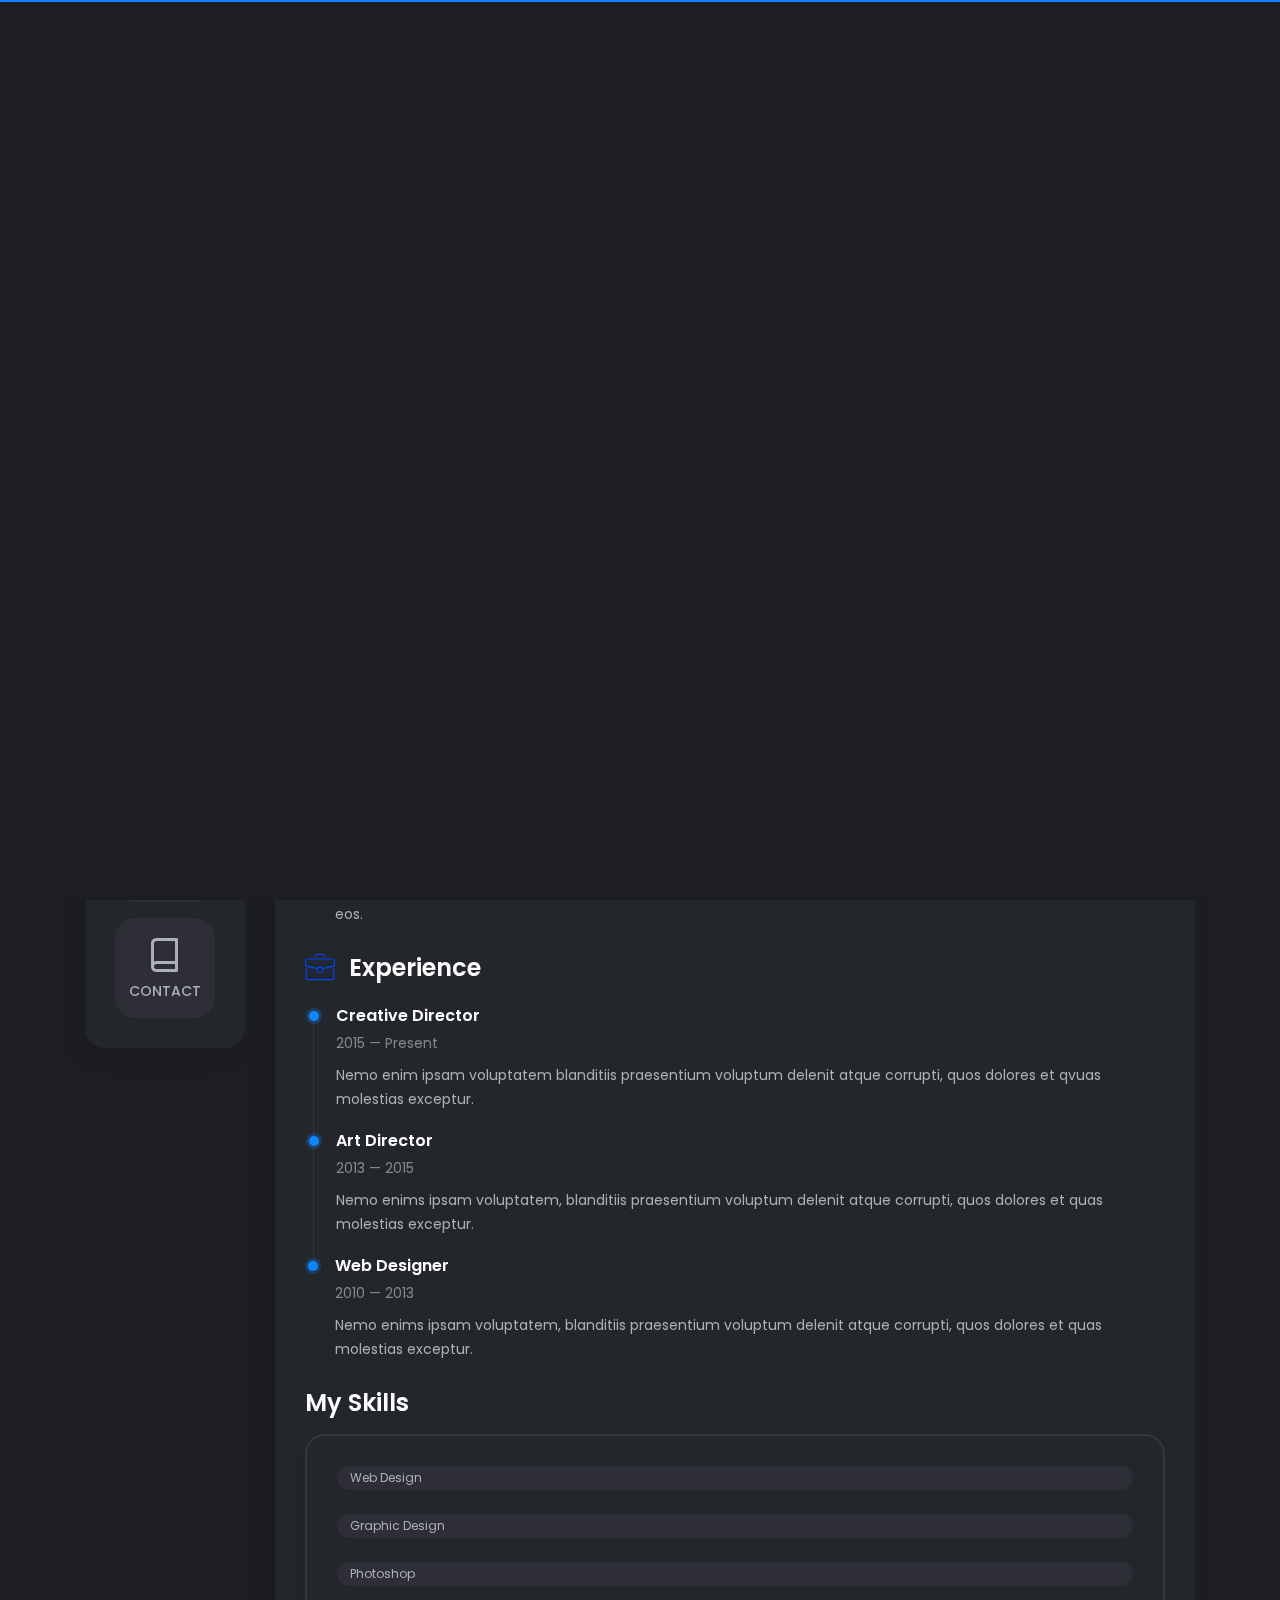
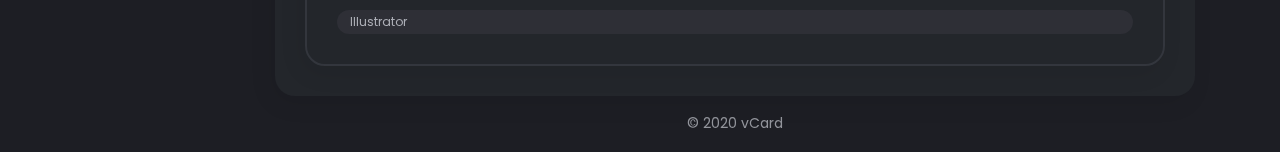
<file: resume.html>
﻿<!DOCTYPE html>
<html lang="en">

<head>
    <meta charset="utf-8" />
    <title>vCard - Resume</title>

	<!-- Meta Data -->
	<meta http-equiv="X-UA-Compatible" content="IE=edge">
	<meta name="viewport" content="width=device-width, initial-scale=1, shrink-to-fit=no">
	<meta name="format-detection" content="telephone=no"/>
    <meta name="format-detection" content="address=no"/>
    <meta name="author" content="ArtTemplate" />
    <meta name="description" content="vCard" />

    <!-- Twitter data -->
    <meta name="twitter:card" content="summary_large_image">
    <meta name="twitter:site" content="@ArtTemplates">
    <meta name="twitter:title" content="vCard">
    <meta name="twitter:description" content="vCard">
    <meta name="twitter:image" content="assets/images/social.jpg">

    <!-- Open Graph data -->
    <meta property="og:title" content="ArtTemplate" />
    <meta property="og:type" content="website" />
    <meta property="og:url" content="your url website" />
    <meta property="og:image" content="assets/images/social.jpg" />
    <meta property="og:description" content="vCard" />
    <meta property="og:site_name" content="vCard" />

	<!-- Favicons -->
	<link rel="apple-touch-icon" sizes="144x144" href="assets/images/favicons/apple-touch-icon-144x144.png">
	<link rel="apple-touch-icon" sizes="114x114" href="assets/images/favicons/apple-touch-icon-114x114.png">
	<link rel="apple-touch-icon" sizes="72x72" href="assets/images/favicons/apple-touch-icon-72x72.png">
	<link rel="apple-touch-icon" sizes="57x57" href="assets/images/favicons/apple-touch-icon-57x57.png">
	<link rel="shortcut icon" href="assets/images/favicons/favicon.png" type="image/png">

    <!-- Styles -->
	<link rel="stylesheet" type="text/css" href="assets/styles/style.css"/>
    <link rel="stylesheet" type="text/css" href="assets/demo/style-demo.css"/>
    <link rel="stylesheet" type="text/css" href="assets/styles/style-dark.css" />
</head>
<body>
    <!-- Preloader -->
    <div class="preloader">
	    <div class="preloader__wrap">
		    <div class="circle-pulse">
                <div class="circle-pulse__1"></div>
                <div class="circle-pulse__2"></div>
            </div>
		    <div class="preloader__progress"><span></span></div>
		</div>
	</div>

    <main class="main">
	    <!-- Header Image -->
		<div class="header-image">
		    <div class="js-parallax" style="background-image: url(assets/img/image_header.jpg);"></div>
		</div>
		
	    <div class="container gutter-top">
		    <!-- Header -->
		    <header class="header box">
			    <div class="header__left">
				    <div class="header__photo">
					    <img class="header__photo-img" src="assets/img/main-photo.svg" alt="Ronald Robertson">
					</div>
					<div class="header__base-info">
					    <h4 class="title titl--h4">Ronald Robertson</h4>
						<div class="status">Creative Director</div>
						<ul class="header__social">
						    <li><a href="https://www.facebook.com"><i class="font-icon icon-facebook1"></i></a></li>
						    <li><a href="https://www.twitter.com"><i class="font-icon icon-twitter1"></i></a></li>
							<li><a href="https://www.instagram.com"><i class="font-icon icon-instagram1"></i></a></li>
						</ul>
					</div>
				</div>
				<div class="header__right">
				    <ul class="header__contact">
					    <li><span class="overhead">Email</span>ronald@example.com</li>
						<li><span class="overhead">Phone</span>+1 (070) 123–8459</li>
					</ul>
					<ul class="header__contact">
					    <li><span class="overhead">Birthday</span>17 March, 1995</li>
						<li><span class="overhead">Location</span>San-Francisco, USA</li>
					</ul>
				</div>
			</header>
			
		    <div class="row sticky-parent">
			    <!-- Sidebar nav -->
                <aside class="col-12 col-md-12 col-lg-2">
				    <div class="sidebar box sticky-column">
	                    <ul class="nav">
                            <li class="nav__item"><a href="index.html"><i class="icon-user"></i>About</a></li>
							<li class="nav__item"><a class="active" href="resume.html"><i class="icon-file-text"></i>Resume</a></li>
                            <li class="nav__item"><a href="works.html"><i class="icon-codesandbox"></i>Works</a></li>
                            <li class="nav__item"><a href="blog.html"><i class="icon-book-open"></i>Blog</a></li>
                            <li class="nav__item"><a href="contact.html"><i class="icon-book"></i>Contact</a></li>
                        </ul>
					</div>
		        </aside>
				
		        <!-- Content -->
		        <div class="col-12 col-md-12 col-lg-10">
				    <div class="box box-content">
					    <div class="pb-2">
		                    <h1 class="title title--h1 first-title title__separate">Resume</h1>
					    </div>
						
						<!-- Experience -->
						<div class="row">
							<div class="col-12">
								<h2 class="title title--h3"><img class="title-icon" src="assets/icons/icon-education.svg" alt="" /> Education</h2>
								<div class="timeline">
									<!-- Item -->
									<article class="timeline__item">
									    <h5 class="title title--h5 timeline__title">University School of the Arts</h5>
										<span class="timeline__period">2007 — 2009</span>
										<p class="timeline__description">Nemo enims ipsam voluptatem, blanditiis praesentium voluptum delenit atque corrupti, quos dolores et quas molestias exceptur.</p>
									</article>
                                        
									<!-- Item -->
									<article class="timeline__item">
									    <h5 class="title title--h5 timeline__title">New York Academy of Art</h5>
										<span class="timeline__period">2005 — 2007</span>
										<p class="timeline__description">Ratione voluptatem sequi nesciunt, facere quisquams facere menda ossimus, omnis voluptas assumenda est omnis..</p>
									</article>
                                        
									<!-- Item -->
									<article class="timeline__item">
									    <h5 class="title title--h5 timeline__title">High School of Art and Design</h5>
										<span class="timeline__period">2003 — 2005</span>
										<p class="timeline__description">Duis aute irure dolor in reprehenderit in voluptate, quila voluptas  mag odit aut fugit, sed consequuntur magni dolores eos.</p>
									</article>
								</div>	
							</div>
								
							<div class="col-12">
								<h2 class="title title--h3"><img class="title-icon" src="assets/icons/icon-experience.svg" alt="" /> Experience</h2>
								<div class="timeline">
									<!-- Item -->
									<article class="timeline__item">
									    <h5 class="title title--h5 timeline__title">Creative Director</h5>
										<span class="timeline__period">2015 — Present</span>
										<p class="timeline__description">Nemo enim ipsam voluptatem blanditiis praesentium voluptum delenit atque corrupti, quos dolores et qvuas molestias exceptur.</p>
									</article>
                                        
									<!-- Item -->
									<article class="timeline__item">
									    <h5 class="title title--h5 timeline__title">Art Director</h5>
										<span class="timeline__period">2013 — 2015</span>
										<p class="timeline__description">Nemo enims ipsam voluptatem, blanditiis praesentium voluptum delenit atque corrupti, quos dolores et quas molestias exceptur.</p>
									</article>
                                        
									<!-- Item -->
									<article class="timeline__item">
									    <h5 class="title title--h5 timeline__title">Web Designer</h5>
										<span class="timeline__period">2010 — 2013</span>
										<p class="timeline__description">Nemo enims ipsam voluptatem, blanditiis praesentium voluptum delenit atque corrupti, quos dolores et quas molestias exceptur.</p>
									</article>
								</div>
							</div>
						</div>
						
						<!-- Skills -->
						<div class="row">
							<div class="col-12">
						        <h2 class="title title--h3">My Skills</h2>
								<div class="box box__border">
									<!-- Progress -->
									<div class="progress">
                                        <div class="progress-bar" role="progressbar" aria-valuenow="80" aria-valuemin="0" aria-valuemax="100">
											<div class="progress-text"><span>Web Design</span><span>80%</span></div>
										</div>
										<div class="progress-text"><span>Web Design</span></div>
                                    </div>
										
									<!-- Progress -->
									<div class="progress">
                                        <div class="progress-bar" role="progressbar" aria-valuenow="75" aria-valuemin="0" aria-valuemax="100">
											<div class="progress-text"><span>Graphic Design</span><span>75%</span></div>
										</div>
										<div class="progress-text"><span>Graphic Design</span></div>
                                    </div>
										
									<!-- Progress -->
									<div class="progress">
                                        <div class="progress-bar" role="progressbar" aria-valuenow="90" aria-valuemin="0" aria-valuemax="100">
											<div class="progress-text"><span>Photoshop</span><span>90%</span></div>
										</div>
										<div class="progress-text"><span>Photoshop</span></div>
                                    </div>
										
									<!-- Progress -->
									<div class="progress">
                                        <div class="progress-bar" role="progressbar" aria-valuenow="50" aria-valuemin="0" aria-valuemax="100">
											<div class="progress-text"><span>Illustrator</span><span>50%</span></div>
										</div>
										<div class="progress-text"><span>Illustrator</span></div>
                                    </div>
								</div>
                            </div>
						</div>
					</div>
					
					<!-- Footer -->
					<footer class="footer">© 2020 vCard</footer>
		        </div>
			</div>
		</div>
    </main>

    <div class="back-to-top"></div>
	
    <!-- SVG masks -->
    <svg class="svg-defs">
        <clipPath id="avatar-box">
            <path d="M1.85379 38.4859C2.9221 18.6653 18.6653 2.92275 38.4858 1.85453 56.0986.905299 77.2792 0 94 0c16.721 0 37.901.905299 55.514 1.85453 19.821 1.06822 35.564 16.81077 36.632 36.63137C187.095 56.0922 188 77.267 188 94c0 16.733-.905 37.908-1.854 55.514-1.068 19.821-16.811 35.563-36.632 36.631C131.901 187.095 110.721 188 94 188c-16.7208 0-37.9014-.905-55.5142-1.855-19.8205-1.068-35.5637-16.81-36.63201-36.631C.904831 131.908 0 110.733 0 94c0-16.733.904831-37.9078 1.85379-55.5141z"/>
        </clipPath>
        <clipPath id="avatar-hexagon">
             <path d="M0 27.2891c0-4.6662 2.4889-8.976 6.52491-11.2986L31.308 1.72845c3.98-2.290382 8.8697-2.305446 12.8637-.03963l25.234 14.31558C73.4807 18.3162 76 22.6478 76 27.3426V56.684c0 4.6805-2.5041 9.0013-6.5597 11.3186L44.4317 82.2915c-3.9869 2.278-8.8765 2.278-12.8634 0L6.55974 68.0026C2.50414 65.6853 0 61.3645 0 56.684V27.2891z"/>
        </clipPath>		
    </svg>
    
 
	
	<!-- JavaScripts -->
	<script src="assets/js/jquery-3.4.1.min.js"></script>
	<script src="assets/js/plugins.min.js"></script>
    <script src="assets/js/common.js"></script>
    
	<script src="assets/demo/plugins-demo.js"></script>
</body>
</html>
</file>
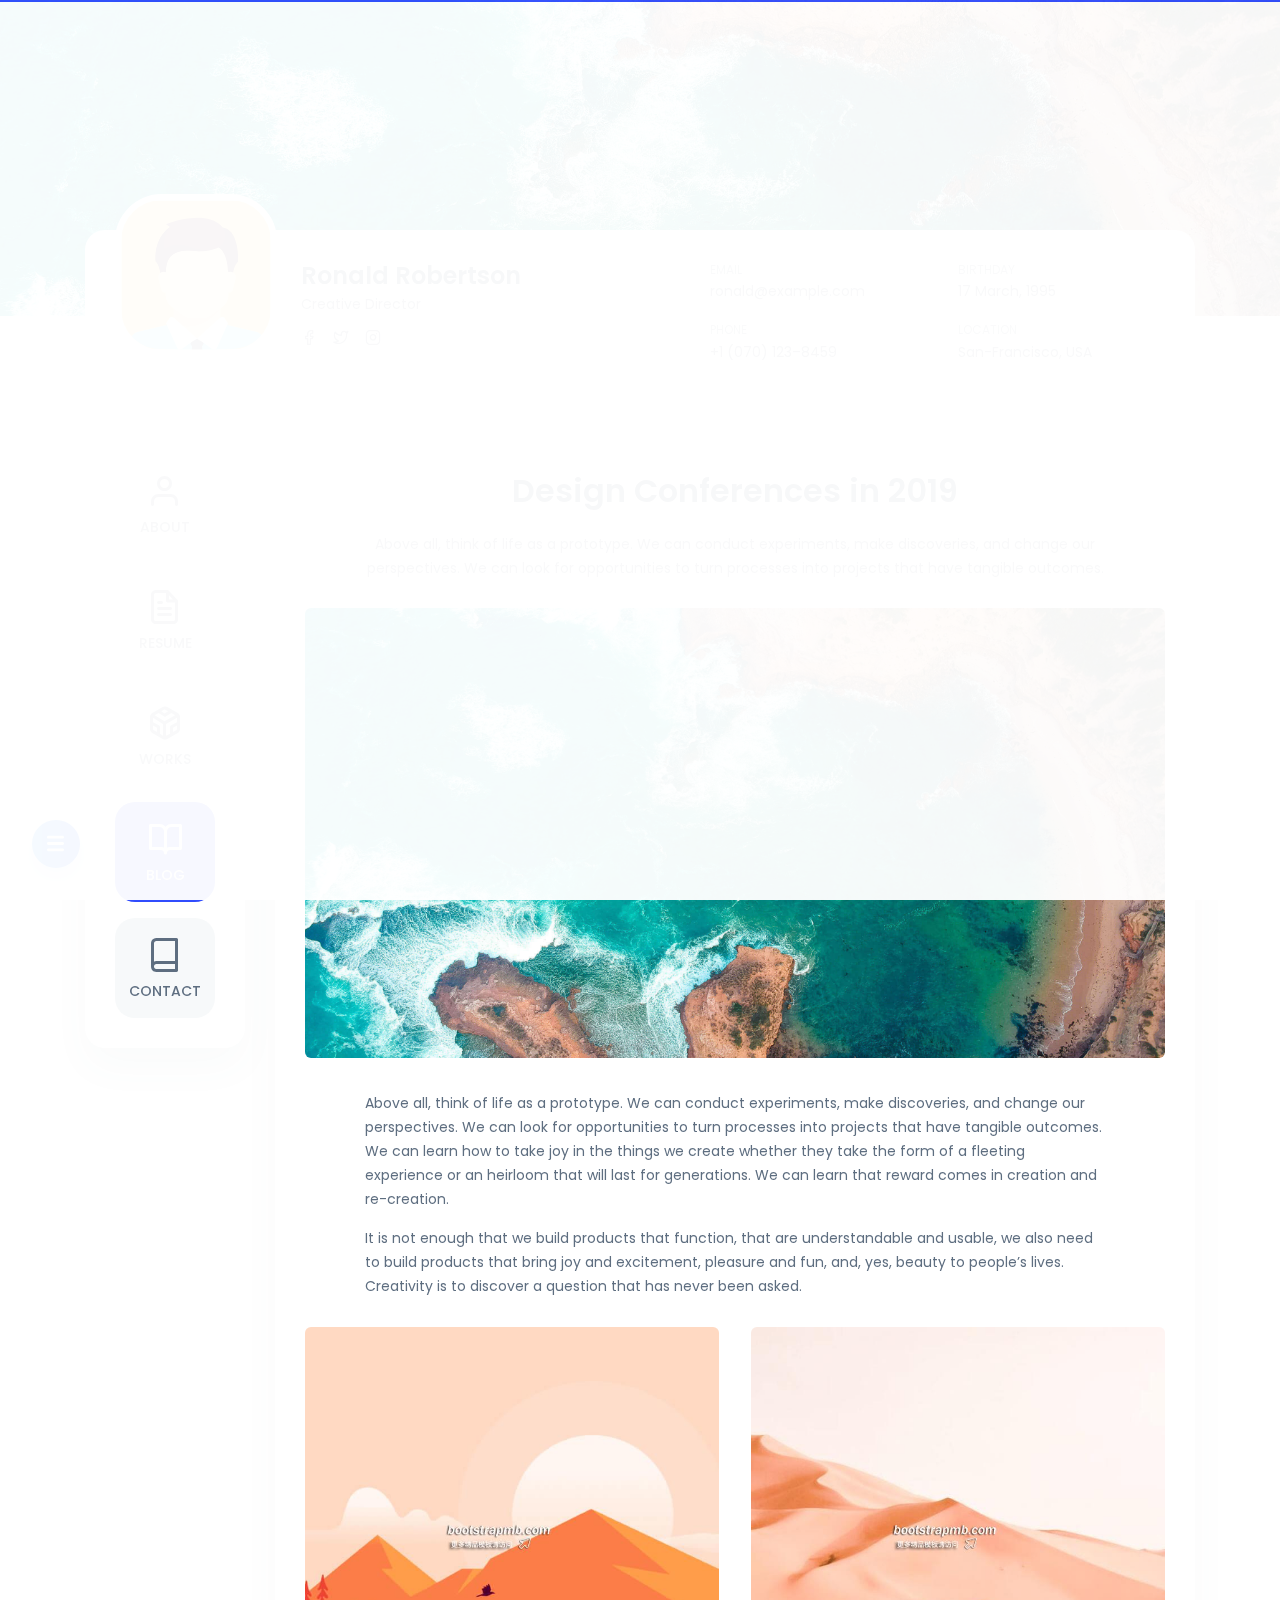
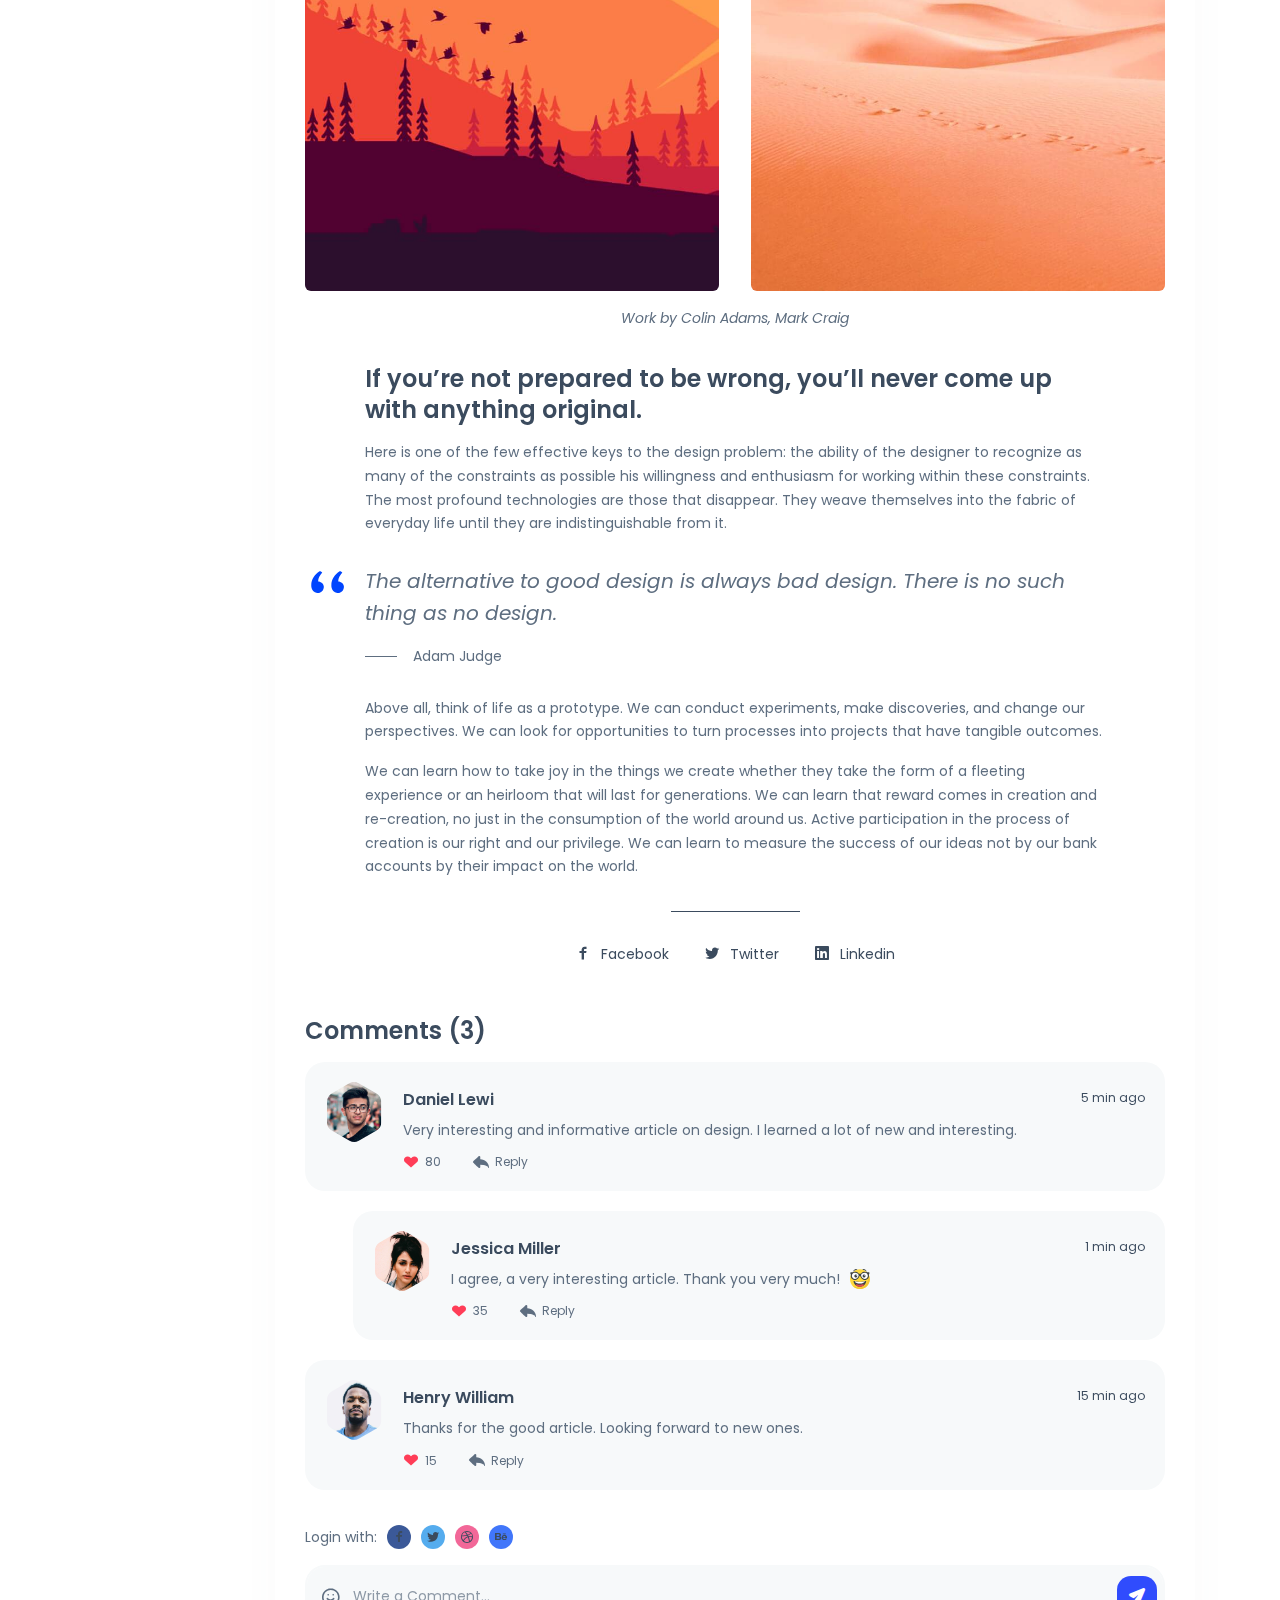
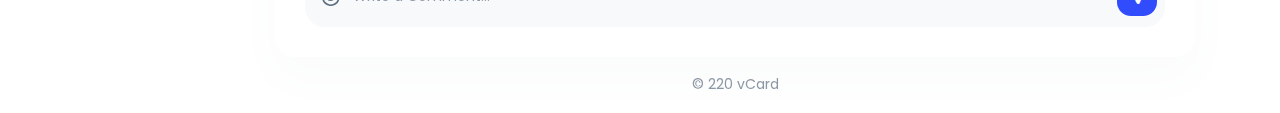
<file: single-post.html>
<!DOCTYPE html>
<html lang="en">

<head>
    <meta charset="utf-8" />
    <title>vCard - Post</title>

	<!-- Meta Data -->
	<meta http-equiv="X-UA-Compatible" content="IE=edge">
	<meta name="viewport" content="width=device-width, initial-scale=1, shrink-to-fit=no">
	<meta name="format-detection" content="telephone=no"/>
    <meta name="format-detection" content="address=no"/>
    <meta name="author" content="ArtTemplate" />
    <meta name="description" content="vCard" />

    <!-- Twitter data -->
    <meta name="twitter:card" content="summary_large_image">
    <meta name="twitter:site" content="@ArtTemplates">
    <meta name="twitter:title" content="vCard">
    <meta name="twitter:description" content="vCard">
    <meta name="twitter:image" content="assets/images/social.jpg">

    <!-- Open Graph data -->
    <meta property="og:title" content="ArtTemplate" />
    <meta property="og:type" content="website" />
    <meta property="og:url" content="your url website" />
    <meta property="og:image" content="assets/images/social.jpg" />
    <meta property="og:description" content="vCard" />
    <meta property="og:site_name" content="vCard" />

	<!-- Favicons -->
	<link rel="apple-touch-icon" sizes="144x144" href="assets/images/favicons/apple-touch-icon-144x144.png">
	<link rel="apple-touch-icon" sizes="114x114" href="assets/images/favicons/apple-touch-icon-114x114.png">
	<link rel="apple-touch-icon" sizes="72x72" href="assets/images/favicons/apple-touch-icon-72x72.png">
	<link rel="apple-touch-icon" sizes="57x57" href="assets/images/favicons/apple-touch-icon-57x57.png">
	<link rel="shortcut icon" href="assets/images/favicons/favicon.png" type="image/png">

    <!-- Styles -->
	<link rel="stylesheet" type="text/css" href="assets/styles/style.css"/>
    <link rel="stylesheet" type="text/css" href="assets/demo/style-demo.css"/>
	
</head>
<body>
    <!-- Preloader -->
    <div class="preloader">
	    <div class="preloader__wrap">
		    <div class="circle-pulse">
                <div class="circle-pulse__1"></div>
                <div class="circle-pulse__2"></div>
            </div>
		    <div class="preloader__progress"><span></span></div>
		</div>
	</div>

	<!-- Scroll Indicator -->
    <div class="scroll-line"></div>

    <main class="main">
	    <!-- Header Image -->
		<div class="header-image">
		    <div class="js-parallax" style="background-image: url(assets/img/image_header.jpg);"></div>
		</div>
		
	    <div class="container gutter-top">
		    <!-- Header -->
		    <header class="header box">
			    <div class="header__left">
				    <div class="header__photo">
					    <img class="header__photo-img" src="assets/img/main-photo.svg" alt="Ronald Robertson">
					</div>
					<div class="header__base-info">
					    <h4 class="title titl--h4">Ronald Robertson</h4>
						<div class="status">Creative Director</div>
						<ul class="header__social">
						    <li><a href="https://www.facebook.com"><i class="font-icon icon-facebook1"></i></a></li>
						    <li><a href="https://www.twitter.com"><i class="font-icon icon-twitter1"></i></a></li>
							<li><a href="https://www.instagram.com"><i class="font-icon icon-instagram1"></i></a></li>
						</ul>
					</div>
				</div>
				<div class="header__right">
				    <ul class="header__contact">
					    <li><span class="overhead">Email</span>ronald@example.com</li>
						<li><span class="overhead">Phone</span>+1 (070) 123–8459</li>
					</ul>
					<ul class="header__contact">
					    <li><span class="overhead">Birthday</span>17 March, 1995</li>
						<li><span class="overhead">Location</span>San-Francisco, USA</li>
					</ul>
				</div>
			</header>
		        
			<div class="row sticky-parent">
			    <!-- Sidebar nav -->
                <aside class="col-12 col-md-12 col-lg-2">
				    <div class="sidebar box sticky-column">
	                    <ul class="nav">
                            <li class="nav__item"><a href="about.html"><i class="icon-user"></i>About</a></li>
							<li class="nav__item"><a href="resume.html"><i class="icon-file-text"></i>Resume</a></li>
                            <li class="nav__item"><a href="works.html"><i class="icon-codesandbox"></i> Works</a></li>
                            <li class="nav__item"><a class="active" href="blog.html"><i class="icon-book-open"></i>Blog</a></li>
                            <li class="nav__item"><a href="contact.html"><i class="icon-book"></i>Contact</a></li>
                        </ul>
					</div>
		        </aside>
				
				<!-- Content -->
		        <div class="col-12 col-md-12 col-lg-10">
				    <div class="box box-content">
						<!-- Post -->
						<div class="pb-3">
						    <header class="header-post">
                                <h1 class="title title--h1">Design Conferences in 2019</h1>
								<div class="caption-post">
								    <p>Above all, think of life as a prototype. We can conduct experiments, make discoveries, and change our perspectives. We can look for opportunities to turn processes into projects that have tangible outcomes.</p>
								</div>
								<div class="header-post__image-wrap">
								    <img class="cover lazyload" src="assets/img/image_header.jpg" data-zoom alt="" />
								</div>
							</header>
							<div class="caption-post">
								<p>Above all, think of life as a prototype. We can conduct experiments, make discoveries, and change our perspectives. We can look for opportunities to turn processes into projects that have tangible outcomes. We can learn how to take joy in the things we create whether they take the form of a fleeting experience or an heirloom that will last for generations. We can learn that reward comes in creation and re-creation.</p>
								<p>It is not enough that we build products that function, that are understandable and usable, we also need to build products that bring joy and excitement, pleasure and fun, and, yes, beauty to people’s lives. Creativity is to discover a question that has never been asked.</p>
						    </div>
							<div class="gallery-post">
							    <img class="gallery-post__item cover lazyload" src="assets/img/image_10.jpg" data-zoom alt="" />
								<img class="gallery-post__item cover lazyload" src="assets/img/image_11.jpg" data-zoom alt="" />
								<div class="gallery-post__caption">Work by Colin Adams, Mark Craig</div>
							</div>
							<div class="caption-post">
							    <h3 class="title title--h3">If you’re not prepared to be wrong, you’ll never come up with anything original.</h3>
								<p>Here is one of the few effective keys to the design problem: the ability of the designer to recognize as many of the constraints as possible his willingness and enthusiasm for working within these constraints. The most profound technologies are those that disappear. They weave themselves into the fabric of everyday life until they are indistinguishable from it.</p>
								<blockquote class="block-quote">
								    <p>The alternative to good design is always bad design. There is no such thing as no design.</p>
								    <span class="block-quote__author">Adam Judge</span>
								</blockquote>
								<p>Above all, think of life as a prototype. We can conduct experiments, make discoveries, and change our perspectives. We can look for opportunities to turn processes into projects that have tangible outcomes.</p>
								<p>We can learn how to take joy in the things we create whether they take the form of a fleeting experience or an heirloom that will last for generations. We can learn that reward comes in creation and re-creation, no just in the consumption of the world around us. Active participation in the process of creation is our right and our privilege. We can learn to measure the success of our ideas not by our bank accounts by their impact on the world.</p>
							</div>
							<footer class="footer-post">
							    <a class="footer-post__share" href="http://facebook.com"><i class="font-icon icon-facebook"></i><span>Facebook</span></a>
								<a class="footer-post__share" href="http://twitter.com"><i class="font-icon icon-twitter"></i><span>Twitter</span></a>
								<a class="footer-post__share" href="http://linkedin.com"><i class="font-icon icon-linkedin"></i><span>Linkedin</span></a>
							</footer>
						</div>
						
						<div class="box-inner box-inner--rounded">
						    <h2 class="title title--h3">Comments <span class="color--light">(3)</span></h2>
							
							<!-- Comment -->
			                <div class="comment-box">
							    <div class="comment-box__inner">
                                    <svg class="avatar avatar--60" viewBox="0 0 84 84">
                                        <g class="avatar__hexagon">
                                            <image xlink:href="assets/img/avatar-2.jpg" height="100%" width="100%" />
                                        </g>
                                    </svg>
                                    <div class="comment-box__body">
                                        <h5 class="comment-box__details"><span>Daniel Lewi</span><span class="comment-box__details-date">5 min ago</span></h5>
                                        <p>Very interesting and informative article on design. I learned a lot of new and interesting.</p>

										<ul class="comment-box__footer">
										    <li><i class="font-icon icon-like-fill"></i> <span>80</span></li>
										    <li><i class="font-icon icon-reply"></i> <span>Reply</span></li>
										</ul>
                                    </div>
								</div>
								
								<!-- Comment -->
					            <div class="comment-box">
								    <div class="comment-box__inner">
                                        <svg class="avatar avatar--60" viewBox="0 0 84 84">
                                            <g class="avatar__hexagon">
                                                <image xlink:href="assets/img/avatar-3.jpg" height="100%" width="100%" />
                                            </g>
                                        </svg>
                                        <div class="comment-box__body">
                                            <h5 class="comment-box__details"><span>Jessica Miller</span><span class="comment-box__details-date">1 min ago</span></h5>
                                            <p>I agree, a very interesting article. Thank you very much! <img class="emoji" src="assets/icons/emoji/emoji-nerd.svg" alt="nerd"/></p>
											
											<ul class="comment-box__footer">
										        <li><i class="font-icon icon-like-fill"></i> <span>35</span></li>
										        <li><i class="font-icon icon-reply"></i> <span>Reply</span></li>
										    </ul>
                                        </div>
									</div>
                                </div>
					        </div>
							
			                <!-- Comment -->
			                <div class="comment-box">
							    <div class="comment-box__inner">
                                    <svg class="avatar avatar--60" viewBox="0 0 84 84">
                                        <g class="avatar__hexagon">
                                            <image xlink:href="assets/img/avatar-6.jpg" height="100%" width="100%" />
                                        </g>
                                    </svg>
                                    <div class="comment-box__body">
                                        <h5 class="comment-box__details"><span>Henry William</span><span class="comment-box__details-date">15 min ago</span></h5>
                                        <p>Thanks for the good article. Looking forward to new ones.</p>
										
										<ul class="comment-box__footer">
										    <li><i class="font-icon icon-like-fill"></i> <span>15</span></li>
										    <li><i class="font-icon icon-reply"></i> <span>Reply</span></li>
										</ul>
                                    </div>
								</div>
                            </div>
							
							<!-- Comment form -->
							<ul class="social-auth">
							    <li class="social-auth__item">Login with:</li>
							    <li class="social-auth__item"><a class="social-auth__link" href="#"><i class="font-icon icon-facebook"></i></a></li>
								<li class="social-auth__item"><a class="social-auth__link" href="#"><i class="font-icon icon-twitter"></i></a></li>
								<li class="social-auth__item"><a class="social-auth__link" href="#"><i class="font-icon icon-dribbble"></i></a></li>
								<li class="social-auth__item"><a class="social-auth__link" href="#"><i class="font-icon icon-behance"></i></a></li>
							</ul>
							<form class="comment-form">
							    <textarea id="commentForm" class="textarea form-control" required="required" placeholder="Write a Comment..." rows="1"></textarea>
								<button type="submit" class="btn"><i class="font-icon icon-send"></i></button>
								<div class="dropdown dropup">
								    <i class="font-icon icon-smile" id="dropdownEmoji" data-toggle="dropdown" aria-haspopup="true"></i>
								    <div class="dropdown-menu dropdown-menu-center" aria-labelledby="dropdownEmoji">
									    <div class="emoji-wrap">
                                            <img class="emoji" src="assets/icons/emoji/emoji-laughing.svg" title=":laughing:" alt="laughing"/>
										    <img class="emoji" src="assets/icons/emoji/emoji-happy-2.svg" title=":happy 2:" alt="happy 2"/>
										    <img class="emoji" src="assets/icons/emoji/emoji-crazy.svg" title=":crazy:" alt="crazy"/>
											<img class="emoji" src="assets/icons/emoji/emoji-bad.svg" title=":bad:" alt="bad"/>
										    <img class="emoji" src="assets/icons/emoji/emoji-angry.svg" title=":angry:" alt="angry"/>
										    <img class="emoji" src="assets/icons/emoji/emoji-happy.svg" title="happy" alt="happy"/>
                                            <img class="emoji" src="assets/icons/emoji/emoji-thinking.svg" title=":thinking:" alt="thinking"/>
										    <img class="emoji" src="assets/icons/emoji/emoji-sad.svg" title=":sad:" alt="sad"/>
										    <img class="emoji" src="assets/icons/emoji/emoji-pressure.svg" title=":pressure:" alt="pressure"/>
											<img class="emoji" src="assets/icons/emoji/emoji-in-love.svg" title=":in love:" alt="in love"/>
										    <img class="emoji" src="assets/icons/emoji/emoji-nerd.svg" title=":laughing:" alt="nerd"/>
										    <img class="emoji" src="assets/icons/emoji/emoji-happy-3.svg" title=":happy 3:" alt="happy 3"/>
                                            <img class="emoji" src="assets/icons/emoji/emoji-shocked.svg" title=":shocked:" alt="shocked"/>
										    <img class="emoji" src="assets/icons/emoji/emoji-wink.svg" title=":wink:" alt="wink"/>
										    <img class="emoji" src="assets/icons/emoji/emoji-sweating.svg" title=":sweating:" alt="sweating"/>
											<img class="emoji" src="assets/icons/emoji/emoji-shocked-2.svg" title=":shocked 2:" alt="shocked 2"/>
										    <img class="emoji" src="assets/icons/emoji/emoji-shocked-3.svg" title=":shocked 3:" alt="shocked 3"/>
										    <img class="emoji" src="assets/icons/emoji/emoji-sad-2.svg" title=":sad 2:" alt="sad 2"/>
										</div>	
                                    </div>
                                </div>	
							</form>
							
					    </div>
					</div>
					
					<!-- Footer -->
					<footer class="footer">© 220 vCard</footer>
		        </div>
				
			</div>
		</div>	
    </main>

    <div class="back-to-top"></div>
	
    <!-- SVG masks -->
    <svg class="svg-defs">
        <clipPath id="avatar-box">
            <path d="M1.85379 38.4859C2.9221 18.6653 18.6653 2.92275 38.4858 1.85453 56.0986.905299 77.2792 0 94 0c16.721 0 37.901.905299 55.514 1.85453 19.821 1.06822 35.564 16.81077 36.632 36.63137C187.095 56.0922 188 77.267 188 94c0 16.733-.905 37.908-1.854 55.514-1.068 19.821-16.811 35.563-36.632 36.631C131.901 187.095 110.721 188 94 188c-16.7208 0-37.9014-.905-55.5142-1.855-19.8205-1.068-35.5637-16.81-36.63201-36.631C.904831 131.908 0 110.733 0 94c0-16.733.904831-37.9078 1.85379-55.5141z"/>
        </clipPath>
        <clipPath id="avatar-hexagon">
             <path d="M0 27.2891c0-4.6662 2.4889-8.976 6.52491-11.2986L31.308 1.72845c3.98-2.290382 8.8697-2.305446 12.8637-.03963l25.234 14.31558C73.4807 18.3162 76 22.6478 76 27.3426V56.684c0 4.6805-2.5041 9.0013-6.5597 11.3186L44.4317 82.2915c-3.9869 2.278-8.8765 2.278-12.8634 0L6.55974 68.0026C2.50414 65.6853 0 61.3645 0 56.684V27.2891z"/>
        </clipPath>		
    </svg>
    
	<!-- Demo Menu -->
	<div class="btnSlideNav slideOpen"></div>
    <div class="btnSlideNav slideClose"></div>
    <div class="slideNav">
		<ul class="list-unstyled">
			<li class="slideNav__item rtl-mode"><h4 class="title title--5">More pages</h4> <a href="rtl/about.html">RTL</a></li>
			<li class="slideNav__item"><a href="one-page.html">One page</a></li>
			<li class="slideNav__item"><a href="background-2.html">Background triangles</a></li>
			<li class="slideNav__item"><a href="works_v2.html">Works v2</a></li>
        </ul>
		<a href="dark/about.html" class="btn btn--dark">Dark Template</a>
	</div>
	<div class="overlay-slideNav"></div>
    <!-- Demo Menu -->
	
	<!-- JavaScripts -->
	<script src="assets/js/jquery-3.4.1.min.js"></script>
	<script src="assets/js/plugins.min.js"></script>
    <script src="assets/js/common.js"></script>
    
	<script src="assets/demo/plugins-demo.js"></script>
</body>
</html>
</file>
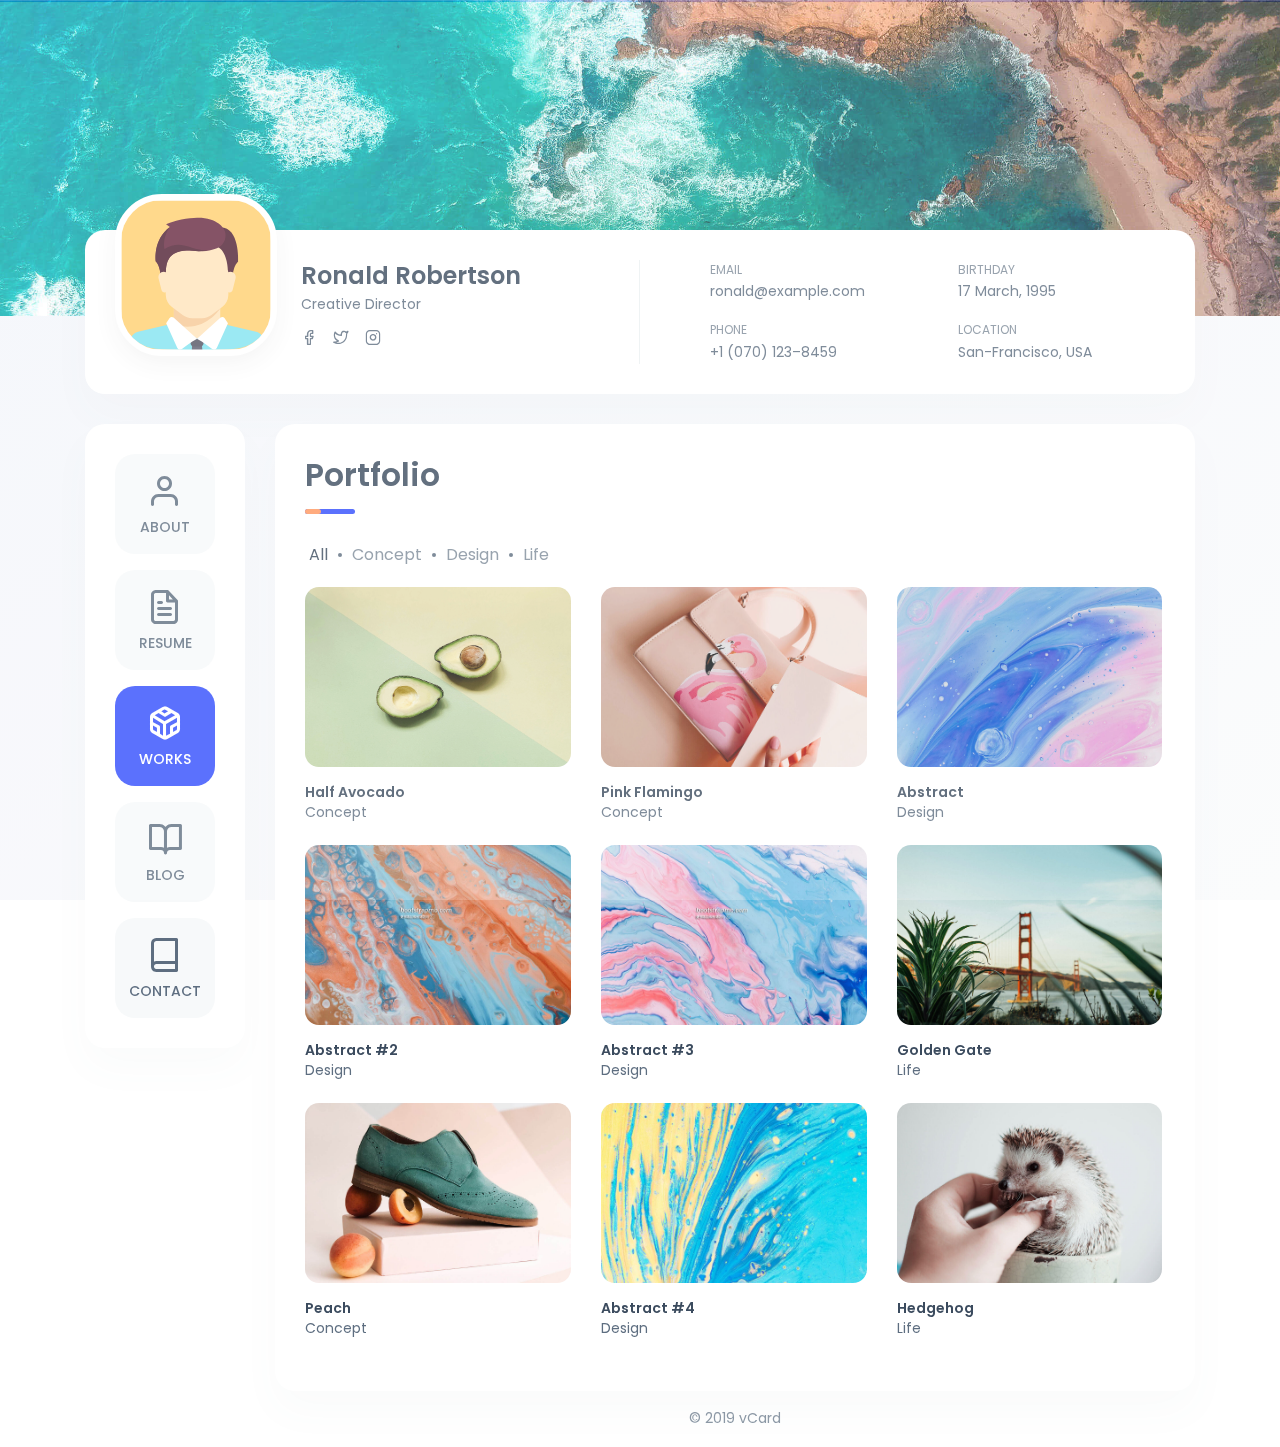
<file: works.html>
﻿<!DOCTYPE html>
<html lang="en">

<head>
    <meta charset="utf-8" />
    <title>vCard - Works</title>

	<!-- Meta Data -->
	<meta http-equiv="X-UA-Compatible" content="IE=edge">
	<meta name="viewport" content="width=device-width, initial-scale=1, shrink-to-fit=no">
	<meta name="format-detection" content="telephone=no"/>
    <meta name="format-detection" content="address=no"/>
    <meta name="author" content="ArtTemplate" />
    <meta name="description" content="vCard" />

    <!-- Twitter data -->
    <meta name="twitter:card" content="summary_large_image">
    <meta name="twitter:site" content="@ArtTemplates">
    <meta name="twitter:title" content="vCard">
    <meta name="twitter:description" content="vCard">
    <meta name="twitter:image" content="assets/images/social.jpg">

    <!-- Open Graph data -->
    <meta property="og:title" content="ArtTemplate" />
    <meta property="og:type" content="website" />
    <meta property="og:url" content="your url website" />
    <meta property="og:image" content="assets/images/social.jpg" />
    <meta property="og:description" content="vCard" />
    <meta property="og:site_name" content="vCard" />

	<!-- Favicons -->
	<link rel="apple-touch-icon" sizes="144x144" href="assets/images/favicons/apple-touch-icon-144x144.png">
	<link rel="apple-touch-icon" sizes="114x114" href="assets/images/favicons/apple-touch-icon-114x114.png">
	<link rel="apple-touch-icon" sizes="72x72" href="assets/images/favicons/apple-touch-icon-72x72.png">
	<link rel="apple-touch-icon" sizes="57x57" href="assets/images/favicons/apple-touch-icon-57x57.png">
	<link rel="shortcut icon" href="assets/images/favicons/favicon.png" type="image/png">

    <!-- Styles -->
	<link rel="stylesheet" type="text/css" href="assets/styles/style.css"/>
    <link rel="stylesheet" type="text/css" href="assets/demo/style-demo.css"/>
	
</head>
<body>
    <!-- Preloader -->
    <div class="preloader">
	    <div class="preloader__wrap">
		    <div class="circle-pulse">
                <div class="circle-pulse__1"></div>
                <div class="circle-pulse__2"></div>
            </div>
		    <div class="preloader__progress"><span></span></div>
		</div>
	</div>

    <main class="main">
	    <!-- Header Image -->
		<div class="header-image">
		    <div class="js-parallax" style="background-image: url(assets/img/image_header.jpg);"></div>
		</div>
		
	    <div class="container gutter-top">
		    <!-- Header -->
		    <header class="header box">
			    <div class="header__left">
				    <div class="header__photo">
					    <img class="header__photo-img" src="assets/img/main-photo.svg" alt="Ronald Robertson">
					</div>
					<div class="header__base-info">
					    <h4 class="title titl--h4">Ronald Robertson</h4>
						<div class="status">Creative Director</div>
						<ul class="header__social">
						    <li><a href="https://www.facebook.com"><i class="font-icon icon-facebook1"></i></a></li>
						    <li><a href="https://www.twitter.com"><i class="font-icon icon-twitter1"></i></a></li>
							<li><a href="https://www.instagram.com"><i class="font-icon icon-instagram1"></i></a></li>
						</ul>
					</div>
				</div>
				<div class="header__right">
				    <ul class="header__contact">
					    <li><span class="overhead">Email</span>ronald@example.com</li>
						<li><span class="overhead">Phone</span>+1 (070) 123–8459</li>
					</ul>
					<ul class="header__contact">
					    <li><span class="overhead">Birthday</span>17 March, 1995</li>
						<li><span class="overhead">Location</span>San-Francisco, USA</li>
					</ul>
				</div>
			</header>
		        
			<div class="row sticky-parent">
			    <!-- Sidebar nav -->
                <aside class="col-12 col-md-12 col-lg-2">
				    <div class="sidebar box sticky-column">
	                    <ul class="nav">
                            <li class="nav__item"><a href="index.html"><i class="icon-user"></i>About</a></li>
							<li class="nav__item"><a href="resume.html"><i class="icon-file-text"></i>Resume</a></li>
                            <li class="nav__item"><a class="active" href="works.html"><i class="icon-codesandbox"></i> Works</a></li>
                            <li class="nav__item"><a href="blog.html"><i class="icon-book-open"></i>Blog</a></li>
                            <li class="nav__item"><a href="contact.html"><i class="icon-book"></i>Contact</a></li>
                        </ul>
					</div>
		        </aside>
				
				<!-- Content -->
		        <div class="col-12 col-md-12 col-lg-10">
				    <div class="box box-content">
					    <div class="pb-2">
		                    <h1 class="title title--h1 first-title title__separate">Portfolio</h1>
					    </div>
						
						<!-- Filter -->
                        <div class="select">
			                <span class="placeholder">Select category</span>
			                <ul class="filter">
			                    <li class="filter__item">Category</li>
				                <li class="filter__item active" data-filter="*"><a class="filter__link active" href="#filter">All</a></li>
				                <li class="filter__item" data-filter=".category-concept"><a class="filter__link" href="#filter">Concept</a></li>
				                <li class="filter__item" data-filter=".category-design"><a class="filter__link" href="#filter">Design</a></li>
				                <li class="filter__item" data-filter=".category-life"><a class="filter__link" href="#filter">Life</a></li>
			                </ul>
			                <input type="hidden" name="changemetoo"/>
		                </div>

						<!-- Gallery -->
				        <div class="gallery-grid js-grid-row js-filter-container">
					        <div class="gutter-sizer"></div>
					        <!-- Item 1 -->
					        <figure class="gallery-grid__item category-concept">
						        <div class="gallery-grid__image-wrap">
                                    <img class="gallery-grid__image cover lazyload" src="assets/img/image_01.jpg" data-zoom alt="" />
						        </div>
                                <figcaption class="gallery-grid__caption">
							        <h4 class="title title--h6 gallery-grid__title">Half Avocado</h4>
							        <span class="gallery-grid__category">Concept</span>
						        </figcaption>
                            </figure>

					        <!-- Item 2 -->
					        <figure class="gallery-grid__item category-concept">
						        <div class="gallery-grid__image-wrap">
									<img class="gallery-grid__image cover lazyload" src="assets/img/image_02.jpg" data-zoom alt="" />
								</div>	
								<figcaption class="gallery-grid__caption">
									<h4 class="title title--h6 gallery-grid__title">Pink Flamingo</h4>
									<span class="gallery-grid__category">Concept</span>
								</figcaption>
							</figure>

							<!-- Item 3 -->
							<figure class="gallery-grid__item category-design">
								<div class="gallery-grid__image-wrap">
									<img class="gallery-grid__image cover lazyload" src="assets/img/image_03.jpg" data-zoom alt="" />
								</div>	
								<figcaption class="gallery-grid__caption">
									<h4 class="title title--h6 gallery-grid__title">Abstract</h4>
									<span class="gallery-grid__category">Design</span>
								</figcaption>
							</figure>

							<!-- Item 4 -->
							<figure class="gallery-grid__item category-design">
								<div class="gallery-grid__image-wrap">
									<img class="gallery-grid__image cover lazyload" src="assets/img/image_04.jpg" data-zoom alt="" />
								</div>
								<figcaption class="gallery-grid__caption">
									<h4 class="title title--h6 gallery-grid__title">Abstract #2</h4>
									<span class="gallery-grid__category">Design</span>
								</figcaption>
							</figure>

							<!-- Item 5 -->
							<figure class="gallery-grid__item category-design">
								<div class="gallery-grid__image-wrap">
									<img class="gallery-grid__image cover lazyload" src="assets/img/image_05.jpg" data-zoom alt="" />
								</div>
								<figcaption class="gallery-grid__caption">
									<h4 class="title title--h6 gallery-grid__title">Abstract #3</h4>
									<span class="gallery-grid__category">Design</span>
								</figcaption>
							</figure>

							<!-- Item 6 -->
							<figure class="gallery-grid__item category-life">
								<div class="gallery-grid__image-wrap">
									<img class="gallery-grid__image cover lazyload" src="assets/img/image_06.jpg" data-zoom alt="" />
								</div>
								<figcaption class="gallery-grid__caption">
									<h4 class="title title--h6 gallery-grid__title">Golden Gate</h4>
									<span class="gallery-grid__category">Life</span>
								</figcaption>
							</figure>

							<!-- Item 7 -->
							<figure class="gallery-grid__item category-concept">
								<div class="gallery-grid__image-wrap">
									<img class="gallery-grid__image cover lazyload" src="assets/img/image_07.jpg" data-zoom alt="" />
								</div>
								<figcaption class="gallery-grid__caption">
									<h4 class="title title--h6 gallery-grid__title">Peach</h4>
									<span class="gallery-grid__category">Concept</span>
								</figcaption>
							</figure>

							<!-- Item 8 -->
							<figure class="gallery-grid__item category-design">
								<div class="gallery-grid__image-wrap">
									<img class="gallery-grid__image cover lazyload" src="assets/img/image_08.jpg" data-zoom alt="" />
								</div>
								<figcaption class="gallery-grid__caption">
									<h4 class="title title--h6 gallery-grid__title">Abstract #4</h4>
									<span class="gallery-grid__category">Design</span>
								</figcaption>
							</figure>

							<!-- Item 9 -->
							<figure class="gallery-grid__item category-life">
								<div class="gallery-grid__image-wrap">
									<img class="gallery-grid__image cover lazyload" src="assets/img/image_09.jpg" data-zoom alt="" />
								</div>
								<figcaption class="gallery-grid__caption">
									<h4 class="title title--h6 gallery-grid__title">Hedgehog</h4>
									<span class="gallery-grid__category">Life</span>
								</figcaption>
							</figure>
						</div><!-- Gallery End -->
					</div>
					
					<!-- Footer -->
					<footer class="footer">© 2019 vCard</footer>
		        </div>
			</div>
		</div>	
    </main>

    <div class="back-to-top"></div>
	
    <!-- SVG masks -->
    <svg class="svg-defs">
        <clipPath id="avatar-box">
            <path d="M1.85379 38.4859C2.9221 18.6653 18.6653 2.92275 38.4858 1.85453 56.0986.905299 77.2792 0 94 0c16.721 0 37.901.905299 55.514 1.85453 19.821 1.06822 35.564 16.81077 36.632 36.63137C187.095 56.0922 188 77.267 188 94c0 16.733-.905 37.908-1.854 55.514-1.068 19.821-16.811 35.563-36.632 36.631C131.901 187.095 110.721 188 94 188c-16.7208 0-37.9014-.905-55.5142-1.855-19.8205-1.068-35.5637-16.81-36.63201-36.631C.904831 131.908 0 110.733 0 94c0-16.733.904831-37.9078 1.85379-55.5141z"/>
        </clipPath>
        <clipPath id="avatar-hexagon">
             <path d="M0 27.2891c0-4.6662 2.4889-8.976 6.52491-11.2986L31.308 1.72845c3.98-2.290382 8.8697-2.305446 12.8637-.03963l25.234 14.31558C73.4807 18.3162 76 22.6478 76 27.3426V56.684c0 4.6805-2.5041 9.0013-6.5597 11.3186L44.4317 82.2915c-3.9869 2.278-8.8765 2.278-12.8634 0L6.55974 68.0026C2.50414 65.6853 0 61.3645 0 56.684V27.2891z"/>
        </clipPath>		
    </svg>
    
 
	
	<!-- JavaScripts -->
	<script src="assets/js/jquery-3.4.1.min.js"></script>
	<script src="assets/js/plugins.min.js"></script>
    <script src="assets/js/common.js"></script>
    
	<script src="assets/demo/plugins-demo.js"></script>
</body>
</html>
</file>
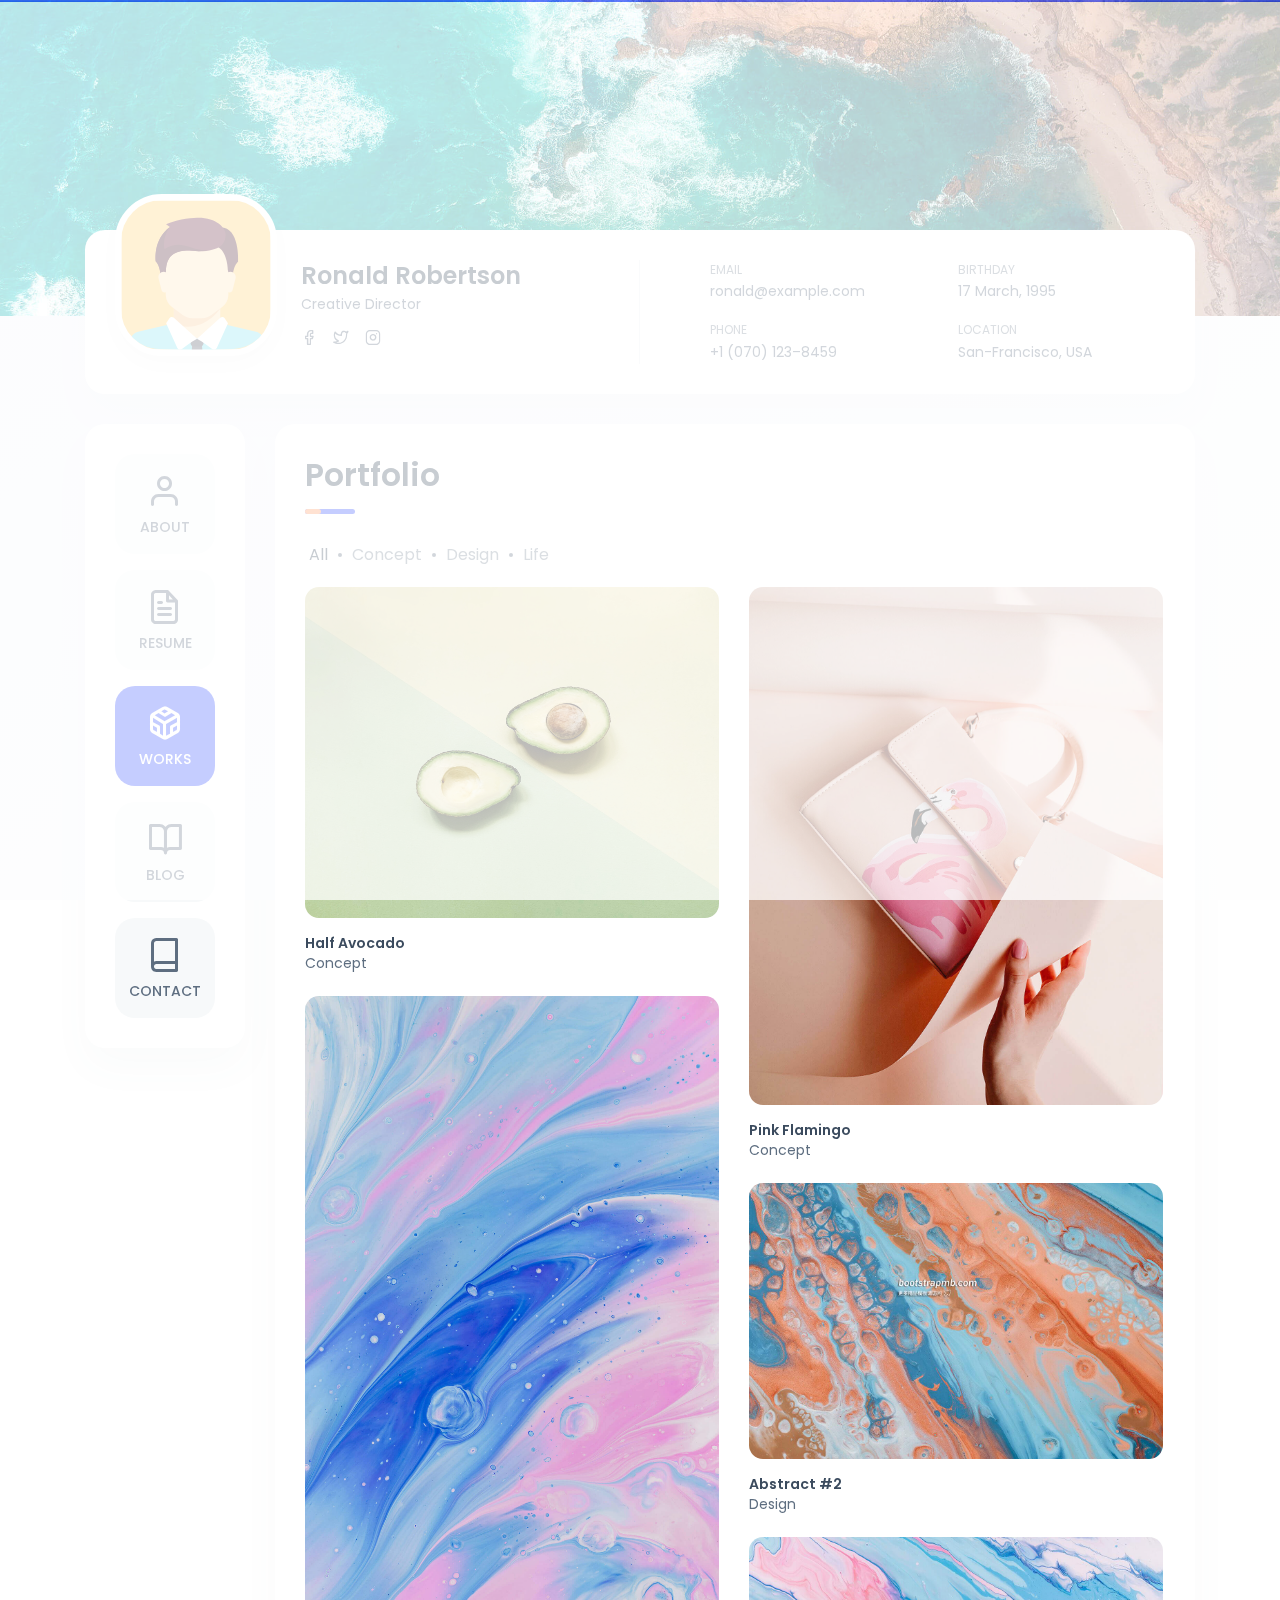
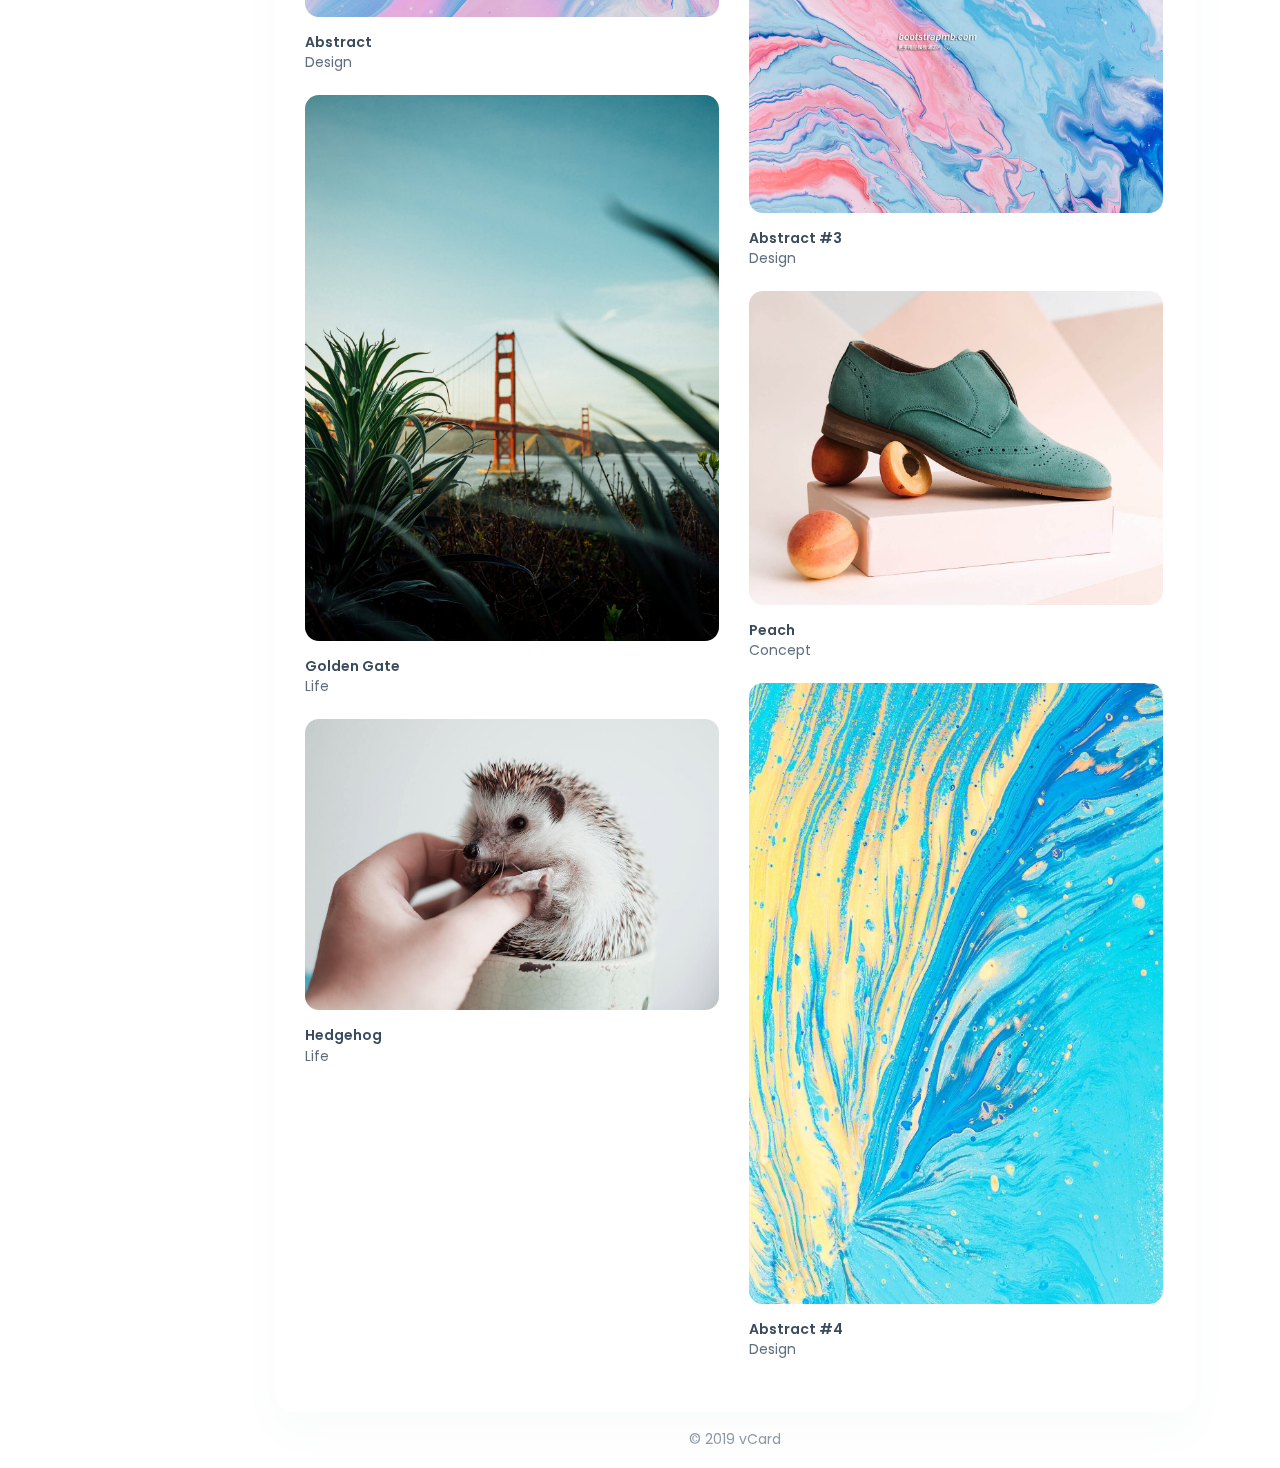
<file: works_v2.html>
﻿<!DOCTYPE html>
<html lang="en">

<head>
    <meta charset="utf-8" />
    <title>vCard - Works</title>

	<!-- Meta Data -->
	<meta http-equiv="X-UA-Compatible" content="IE=edge">
	<meta name="viewport" content="width=device-width, initial-scale=1, shrink-to-fit=no">
	<meta name="format-detection" content="telephone=no"/>
    <meta name="format-detection" content="address=no"/>
    <meta name="author" content="ArtTemplate" />
    <meta name="description" content="vCard" />

    <!-- Twitter data -->
    <meta name="twitter:card" content="summary_large_image">
    <meta name="twitter:site" content="@ArtTemplates">
    <meta name="twitter:title" content="vCard">
    <meta name="twitter:description" content="vCard">
    <meta name="twitter:image" content="assets/images/social.jpg">

    <!-- Open Graph data -->
    <meta property="og:title" content="ArtTemplate" />
    <meta property="og:type" content="website" />
    <meta property="og:url" content="your url website" />
    <meta property="og:image" content="assets/images/social.jpg" />
    <meta property="og:description" content="vCard" />
    <meta property="og:site_name" content="vCard" />

	<!-- Favicons -->
	<link rel="apple-touch-icon" sizes="144x144" href="assets/images/favicons/apple-touch-icon-144x144.png">
	<link rel="apple-touch-icon" sizes="114x114" href="assets/images/favicons/apple-touch-icon-114x114.png">
	<link rel="apple-touch-icon" sizes="72x72" href="assets/images/favicons/apple-touch-icon-72x72.png">
	<link rel="apple-touch-icon" sizes="57x57" href="assets/images/favicons/apple-touch-icon-57x57.png">
	<link rel="shortcut icon" href="assets/images/favicons/favicon.png" type="image/png">

    <!-- Styles -->
	<link rel="stylesheet" type="text/css" href="assets/styles/style.css"/>
    <link rel="stylesheet" type="text/css" href="assets/demo/style-demo.css"/>
	
</head>
<body>
    <!-- Preloader -->
    <div class="preloader">
	    <div class="preloader__wrap">
		    <div class="circle-pulse">
                <div class="circle-pulse__1"></div>
                <div class="circle-pulse__2"></div>
            </div>
		    <div class="preloader__progress"><span></span></div>
		</div>
	</div>

    <main class="main">
	    <!-- Header Image -->
		<div class="header-image">
		    <div class="js-parallax" style="background-image: url(assets/img/image_header.jpg);"></div>
		</div>
		
	    <div class="container gutter-top">
		    <!-- Header -->
		    <header class="header box">
			    <div class="header__left">
				    <div class="header__photo">
					    <img class="header__photo-img" src="assets/img/main-photo.svg" alt="Ronald Robertson">
					</div>
					<div class="header__base-info">
					    <h4 class="title titl--h4">Ronald Robertson</h4>
						<div class="status">Creative Director</div>
						<ul class="header__social">
						    <li><a href="https://www.facebook.com"><i class="font-icon icon-facebook1"></i></a></li>
						    <li><a href="https://www.twitter.com"><i class="font-icon icon-twitter1"></i></a></li>
							<li><a href="https://www.instagram.com"><i class="font-icon icon-instagram1"></i></a></li>
						</ul>
					</div>
				</div>
				<div class="header__right">
				    <ul class="header__contact">
					    <li><span class="overhead">Email</span>ronald@example.com</li>
						<li><span class="overhead">Phone</span>+1 (070) 123–8459</li>
					</ul>
					<ul class="header__contact">
					    <li><span class="overhead">Birthday</span>17 March, 1995</li>
						<li><span class="overhead">Location</span>San-Francisco, USA</li>
					</ul>
				</div>
			</header>
		        
			<div class="row sticky-parent">
			    <!-- Sidebar nav -->
                <aside class="col-12 col-md-12 col-lg-2">
				    <div class="sidebar box sticky-column">
	                    <ul class="nav">
                            <li class="nav__item"><a href="index.html"><i class="icon-user"></i>About</a></li>
							<li class="nav__item"><a href="resume.html"><i class="icon-file-text"></i>Resume</a></li>
                            <li class="nav__item"><a class="active" href="works.html"><i class="icon-codesandbox"></i> Works</a></li>
                            <li class="nav__item"><a href="blog.html"><i class="icon-book-open"></i>Blog</a></li>
                            <li class="nav__item"><a href="contact.html"><i class="icon-book"></i>Contact</a></li>
                        </ul>
					</div>
		        </aside>
				
				<!-- Content -->
		        <div class="col-12 col-md-12 col-lg-10">
				    <div class="box box-content">
					    <div class="pb-2">
		                    <h1 class="title title--h1 first-title title__separate">Portfolio</h1>
					    </div>
						
						<!-- Filter -->
                        <div class="select">
			                <span class="placeholder">Select category</span>
			                <ul class="filter">
			                    <li class="filter__item">Category</li>
				                <li class="filter__item active" data-filter="*"><a class="filter__link active" href="#filter">All</a></li>
				                <li class="filter__item" data-filter=".category-concept"><a class="filter__link" href="#filter">Concept</a></li>
				                <li class="filter__item" data-filter=".category-design"><a class="filter__link" href="#filter">Design</a></li>
				                <li class="filter__item" data-filter=".category-life"><a class="filter__link" href="#filter">Life</a></li>
			                </ul>
			                <input type="hidden" name="changemetoo"/>
		                </div>

						<!-- Gallery -->
				        <div class="gallery-grid gallery-grid-two js-grid js-filter-container">
					        <div class="gutter-sizer"></div>
					        <!-- Item 1 -->
					        <figure class="gallery-grid__item category-concept">
						        <div class="gallery-grid__image-wrap">
                                    <img class="gallery-grid__image cover lazyload" src="assets/img/image_01.jpg" data-zoom alt="" />
						        </div>
                                <figcaption class="gallery-grid__caption">
							        <h4 class="title title--h6 gallery-grid__title">Half Avocado</h4>
							        <span class="gallery-grid__category">Concept</span>
						        </figcaption>
                            </figure>

					        <!-- Item 2 -->
					        <figure class="gallery-grid__item category-concept">
						        <div class="gallery-grid__image-wrap">
									<img class="gallery-grid__image cover lazyload" src="assets/img/image_02.jpg" data-zoom alt="" />
								</div>	
								<figcaption class="gallery-grid__caption">
									<h4 class="title title--h6 gallery-grid__title">Pink Flamingo</h4>
									<span class="gallery-grid__category">Concept</span>
								</figcaption>
							</figure>

							<!-- Item 3 -->
							<figure class="gallery-grid__item category-design">
								<div class="gallery-grid__image-wrap">
									<img class="gallery-grid__image cover lazyload" src="assets/img/image_03.jpg" data-zoom alt="" />
								</div>	
								<figcaption class="gallery-grid__caption">
									<h4 class="title title--h6 gallery-grid__title">Abstract</h4>
									<span class="gallery-grid__category">Design</span>
								</figcaption>
							</figure>

							<!-- Item 4 -->
							<figure class="gallery-grid__item category-design">
								<div class="gallery-grid__image-wrap">
									<img class="gallery-grid__image cover lazyload" src="assets/img/image_04.jpg" data-zoom alt="" />
								</div>
								<figcaption class="gallery-grid__caption">
									<h4 class="title title--h6 gallery-grid__title">Abstract #2</h4>
									<span class="gallery-grid__category">Design</span>
								</figcaption>
							</figure>

							<!-- Item 5 -->
							<figure class="gallery-grid__item category-design">
								<div class="gallery-grid__image-wrap">
									<img class="gallery-grid__image cover lazyload" src="assets/img/image_05.jpg" data-zoom alt="" />
								</div>
								<figcaption class="gallery-grid__caption">
									<h4 class="title title--h6 gallery-grid__title">Abstract #3</h4>
									<span class="gallery-grid__category">Design</span>
								</figcaption>
							</figure>

							<!-- Item 6 -->
							<figure class="gallery-grid__item category-life">
								<div class="gallery-grid__image-wrap">
									<img class="gallery-grid__image cover lazyload" src="assets/img/image_06.jpg" data-zoom alt="" />
								</div>
								<figcaption class="gallery-grid__caption">
									<h4 class="title title--h6 gallery-grid__title">Golden Gate</h4>
									<span class="gallery-grid__category">Life</span>
								</figcaption>
							</figure>

							<!-- Item 7 -->
							<figure class="gallery-grid__item category-concept">
								<div class="gallery-grid__image-wrap">
									<img class="gallery-grid__image cover lazyload" src="assets/img/image_07.jpg" data-zoom alt="" />
								</div>
								<figcaption class="gallery-grid__caption">
									<h4 class="title title--h6 gallery-grid__title">Peach</h4>
									<span class="gallery-grid__category">Concept</span>
								</figcaption>
							</figure>

							<!-- Item 8 -->
							<figure class="gallery-grid__item category-design">
								<div class="gallery-grid__image-wrap">
									<img class="gallery-grid__image cover lazyload" src="assets/img/image_08.jpg" data-zoom alt="" />
								</div>
								<figcaption class="gallery-grid__caption">
									<h4 class="title title--h6 gallery-grid__title">Abstract #4</h4>
									<span class="gallery-grid__category">Design</span>
								</figcaption>
							</figure>

							<!-- Item 9 -->
							<figure class="gallery-grid__item category-life">
								<div class="gallery-grid__image-wrap">
									<img class="gallery-grid__image cover lazyload" src="assets/img/image_09.jpg" data-zoom alt="" />
								</div>
								<figcaption class="gallery-grid__caption">
									<h4 class="title title--h6 gallery-grid__title">Hedgehog</h4>
									<span class="gallery-grid__category">Life</span>
								</figcaption>
							</figure>
						</div><!-- Gallery End -->
					</div>
					
					<!-- Footer -->
					<footer class="footer">© 2019 vCard</footer>
		        </div>
			</div>
		</div>	
    </main>

    <div class="back-to-top"></div>
	
    <!-- SVG masks -->
    <svg class="svg-defs">
        <clipPath id="avatar-box">
            <path d="M1.85379 38.4859C2.9221 18.6653 18.6653 2.92275 38.4858 1.85453 56.0986.905299 77.2792 0 94 0c16.721 0 37.901.905299 55.514 1.85453 19.821 1.06822 35.564 16.81077 36.632 36.63137C187.095 56.0922 188 77.267 188 94c0 16.733-.905 37.908-1.854 55.514-1.068 19.821-16.811 35.563-36.632 36.631C131.901 187.095 110.721 188 94 188c-16.7208 0-37.9014-.905-55.5142-1.855-19.8205-1.068-35.5637-16.81-36.63201-36.631C.904831 131.908 0 110.733 0 94c0-16.733.904831-37.9078 1.85379-55.5141z"/>
        </clipPath>
        <clipPath id="avatar-hexagon">
             <path d="M0 27.2891c0-4.6662 2.4889-8.976 6.52491-11.2986L31.308 1.72845c3.98-2.290382 8.8697-2.305446 12.8637-.03963l25.234 14.31558C73.4807 18.3162 76 22.6478 76 27.3426V56.684c0 4.6805-2.5041 9.0013-6.5597 11.3186L44.4317 82.2915c-3.9869 2.278-8.8765 2.278-12.8634 0L6.55974 68.0026C2.50414 65.6853 0 61.3645 0 56.684V27.2891z"/>
        </clipPath>		
    </svg>
    
 
	
	<!-- JavaScripts -->
	<script src="assets/js/jquery-3.4.1.min.js"></script>
	<script src="assets/js/plugins.min.js"></script>
    <script src="assets/js/common.js"></script>
    
	<script src="assets/demo/plugins-demo.js"></script>
</body>
</html>
</file>
<file: assets/demo/style-demo.css>
/* ------------------------------------------------
 Author: ArtStyles (Art)
 
 Template Name: ARCDECO.
 version: 1.0.0
------------------------------------------------ */
a.underlineNone {
  text-decoration: none;
}

/* -----------------------------------------------------------------
    Styles Demo
----------------------------------------------------------------- */
@media only screen and (max-width: 992px) {
  .navbar-demo {
    justify-content: center;
  }
}

.header-half-demo {
  display: flex;
  align-items: center;
  justify-content: space-around;
  height: 100vh;
  position: relative;
  z-index: 1;
}
@media only screen and (max-width: 992px) {
  .header-half-demo {
    flex-direction: column;
    justify-content: center;
  }
}
@media only screen and (max-width: 992px) {
  .header-half-demo::before {
    content: '';
    background: #15232E;
    height: 50vh;
    position: absolute;
    bottom: 0;
    left: 0;
    width: 100%;
  }
}
@media only screen and (max-width: 580px) {
  .header-half-demo::before {
    visibility: hidden;
  }
}
.header-half-demo__left, .header-half-demo__right {
  display: flex;
  align-items: center;
  flex: 0 0 50%;
  text-align: center;
  transform: translate3d(0, 20px, 0);
  transition: all .5s ease-in-out;
}
.header-half-demo__left:hover, .header-half-demo__right:hover {
  transform: translate3d(0, 0px, 0);
}
.header-half-demo__left:hover .demo-image, .header-half-demo__right:hover .demo-image {
  box-shadow: 0 20px 80px rgba(21, 35, 46, 0.2);
}
@media only screen and (max-width: 992px) {
  .header-half-demo__left, .header-half-demo__right {
    transform: translate3d(0, 0, 0) !important;
  }
  .header-half-demo__left:hover, .header-half-demo__right:hover {
    transform: translate3d(0, 0, 0);
  }
}
.header-half-demo__left a.underlineNone {
  color: #15232E;
}
.header-half-demo__right .title__demo {
  color: #fff;
}
@media only screen and (max-width: 992px) {
  .header-half-demo__right:hover {
    transform: translate3d(0, 40px, 0);
  }
}
@media only screen and (max-width: 580px) {
  .header-half-demo__right {
    background: #15232E;
    padding-top: 1.3rem;
  }
}
.header-half-demo .demo-image {
  box-shadow: 0 20px 120px rgba(21, 35, 46, 0.08);
  margin: auto;
  height: auto;
  width: 70%;
  transition: all .5s ease-in-out;
}
@media only screen and (max-width: 1500px) {
  .header-half-demo .demo-image {
    width: 80%;
  }
}
@media only screen and (max-width: 992px) {
  .header-half-demo .demo-image {
    width: 60%;
  }
}
@media only screen and (max-width: 580px) {
  .header-half-demo .demo-image {
    width: 100%;
    padding-left: 15px;
    padding-right: 15px;
  }
}
.header-half-demo .title__demo {
  font-size: 1.1rem;
  margin-top: 1rem;
}

.elastic-border {
  height: 100%;
  position: absolute;
  top: 0;
  right: 0;
  width: 100%;
  z-index: 0;
}
@media only screen and (max-width: 992px) {
  .elastic-border {
    visibility: hidden;
  }
}

.btnSlideNav {
  position: absolute;
  display: flex;
  align-items: center;
  justify-content: center;
  user-select: none;
  cursor: pointer;
}
@media only screen and (max-width: 580px) {
  .btnSlideNav {
    display: none;
  }
}

.slideOpen {
  background: linear-gradient(to right, #0081ff 0%, #0045ff 100%);
  border-radius: 50%;
  box-shadow: 0 10px 15px rgba(0, 69, 255, 0.2);
  bottom: 2rem;
  left: 2rem;
  width: 48px;
  height: 48px;
  position: fixed;
  opacity: 1;
  transition: all .3s ease-in;
  z-index: 1010;
}
.slideOpen::before {
  background-image: url("../demo/iconSideMenu.svg");
  background-position: center;
  background-size: 36%;
  content: '';
  position: absolute;
  top: 0;
  left: 0;
  height: 100%;
  width: 100%;
}
.slideOpen:hover {
  opacity: 1;
}

.slideClose {
  background-image: url("../demo/iconClose.svg");
  top: 1.5rem;
  left: 400px;
  width: 30px;
  height: 30px;
  transform: translateX(70px);
  opacity: 0;
  position: fixed;
  z-index: 1012;
}

.slideNav {
  background-color: #fff;
  display: flex;
  flex-direction: column;
  justify-content: space-between;
  height: 100%;
  overflow-y: auto;
  overflow-x: hidden;
  padding: 2rem 0 0;
  position: fixed;
  top: 0;
  left: 0;
  transform: translateX(-380px);
  width: 380px;
  z-index: 1012;
}
@media only screen and (max-width: 580px) {
  .slideNav {
    display: none;
  }
}
.slideNav__item {
  color: #15232E;
  position: relative;
  border-bottom: 1px solid rgba(197, 210, 224, 0.4);
  padding: .8rem 0;
  margin: 0 2.2rem;
  user-select: none;
  transition: background 0.2s ease-in;
}
.slideNav__item:first-child {
  border-bottom: 0;
}
.slideNav__item .title {
  color: #15232E;
  margin-bottom: .8rem;
}
.slideNav__item a {
  color: #15232E;
  text-decoration: none;
}
.slideNav__item a:hover {
  color: #0045FF;
}
.slideNav .btn {
  height: 48px;
  line-height: 3.1;
  width: 80%;
  margin-left: auto;
  margin-right: auto;
  margin-bottom: 2rem;
}
.slideNav .btn--dark {
  background-image: linear-gradient(142.17deg, #1D1E24 6.66%, #33363D 91.48%);
}

.overlay-slideNav {
  background-color: rgba(21, 35, 46, 0.8);
  height: 100%;
  width: 100%;
  opacity: 0;
  position: fixed;
  top: 0;
  left: 0;
  z-index: -1;
}

.rtl-mode {
  display: flex;
  justify-content: space-between;
}
.rtl-mode a {
  color: #0045FF;
  letter-spacing: .1rem;
}

.lable-new {
  background-color: #0045FF;
  border-radius: 20px;
  color: #fff;
  font-size: .7rem;
  padding: 3px 8px;
  margin-left: .5rem;
  text-transform: uppercase;
}

/*# sourceMappingURL=style-demo.css.map */
</file>
<file: assets/styles/style.css>
/* ------------------------------------------------
 Author: ArtStyles (Art)
 更多模板：http://www.bootstrapmb.com/
 Template Name: vCard 3
 version: 1.0.0
------------------------------------------------ */
/* ------------------------------------------------

 - General Styles
 - Typography
 - Preloader
 - Form
 - Button
 - Preloader
 - Header
 - Sections
 - Navbar
 - Footer
 - Cases
 - Clients
 - Contact
 - Single post
 - Footer
 - Contact
 - Portfolio
 - News
 - Single news
 - Testimonials
 - Timeline
 - Other
 
------------------------------------------------ */
@import url(vendors/bootstrap.min.css);
@import url(vendors/swiper.min.css);
@import url(../icons/style.css);
@import url("https://fonts.googleapis.com/css2?family=Poppins:ital,wght@0,400;0,500;0,600;1,400;1,500;1,600&display=swap");
/* -----------------------------------------------------------------
    - General Styles
----------------------------------------------------------------- */
*,
::before,
::after {
  background-repeat: no-repeat;
  box-sizing: border-box;
}

html {
  font-size: 1rem;
  -webkit-overflow-scrolling: touch;
  -webkit-box-sizing: border-box;
  box-sizing: border-box;
  -ms-overflow-x: hidden;
}

body, html {
  -webkit-text-size-adjust: 100%;
}

body {
  background: linear-gradient(145.44deg, #F2F4FA 0%, #FAFBFC 100%);
  background-repeat: no-repeat;
  background-attachment: fixed;
  color: #5E6E80;
  font-family: "Poppins", sans-serif;
  font-weight: 400;
  font-size: 0.875rem;
  line-height: 1.7;
  min-height: 100vh;
  overflow-x: hidden;
  -ms-overflow-style: scrollbar;
  -webkit-font-smoothing: antialiased;
}
@media only screen and (max-width: 580px) {
  body {
    line-height: 1.6;
  }
}

html.is-scroll-disabled body {
  height: 100vh;
  overflow: hidden;
}

@media all and (-ms-high-contrast: none), (-ms-high-contrast: active) {
  html.is-scroll-disabled {
    overflow: hidden;
  }
}
.no-scroll {
  overflow: hidden;
  -ms-overflow-style: none;
}

.no-scroll-height {
  overflow-x: hidden;
}

.svg-defs {
  position: absolute;
  height: 0;
  width: 0;
}

.bg-triangles {
  background-image: url(../images/triangles-top.svg), url(../images/triangles-bottom.svg), linear-gradient(145.44deg, #F2F4FA 0%, #FAFBFC 100%);
  background-position: left top, right bottom;
  background-repeat: no-repeat;
  background-size: inherit;
}
@media only screen and (max-width: 580px) {
  .bg-triangles {
    background-size: contain;
  }
}

/* -----------------------------------------------------------------
    - Typography
----------------------------------------------------------------- */
h1, h2, h3, h4, h5, h6{
  color: #3B4B5E;
  font-family: "Poppins", sans-serif;
  font-weight: 600;
  line-height: 1.3;
}

a:link {
	color: #3B4B5E;
	text-decoration: none;
}
a:visited {
	color: #3B4B5E;
	text-decoration: none;
}
a:hover {
	color: #3B4B5E;
	text-decoration: none;
}
a:active {
	color: #3B4B5E;
	text-decoration: none;
}

.title--h1 {
  font-size: 2rem;
  margin-bottom: 1.3rem;
}
@media only screen and (max-width: 580px) {
  .title--h1 {
    font-size: 1.75rem;
    margin-bottom: 1rem;
  }
}
.title--h2 {
  font-size: 1.625rem;
}
@media only screen and (max-width: 580px) {
  .title--h2 {
    font-size: 1.375rem;
  }
}
.title--h3 {
  font-size: 1.5rem;
  margin-bottom: 1rem;
}
@media only screen and (max-width: 580px) {
  .title--h3 {
    font-size: 1.125rem;
  }
}
.title--h4 {
  font-size: 1.125rem;
}
@media only screen and (max-width: 580px) {
  .title--h4 {
    font-size: 1rem;
  }
}
.title--h5 {
  font-size: 1rem;
}
@media only screen and (max-width: 580px) {
  .title--h5 {
    font-size: 0.875rem;
  }
}
.title--h6 {
  font-size: 0.875rem;
}
@media only screen and (max-width: 580px) {
  .title--h6 {
    font-size: 0.75rem;
  }
}
.title--tone {
  color: #304CFD;
}
.title-icon {
  margin-right: 0.5rem;
  margin-top: -0.25rem;
  height: 1.875rem;
  width: 1.875rem;
}
@media only screen and (max-width: 580px) {
  .title-icon {
    height: 1.5625rem;
    width: 1.875rem;
  }
}
.title__separate {
  margin-bottom: 2.3125rem;
  position: relative;
}
.title__separate::before, .title__separate::after {
  content: '';
  background-color: #304CFD;
  border-radius: 0.5rem;
  height: 5px;
  position: absolute;
  bottom: -18px;
  left: 0;
  width: 3.125rem;
  z-index: 1;
}
.title__separate::after {
  background-color: #FF965D;
  width: 1rem;
}
@media only screen and (max-width: 580px) {
  .title__separate {
    margin-bottom: 1.5625rem;
  }
  .title__separate::before, .title__separate::after {
    height: 0.1875rem;
    bottom: -0.625rem;
  }
  .title__separate::before {
    width: 3rem;
  }
  .title__separate::after {
    width: 1rem;
  }
}

.weight--400 {
  font-weight: 400;
}
.weight--500 {
  font-weight: 500;
}
.weight--600 {
  font-weight: 600;
}

.overhead {
    color: rgba(94, 110, 128, 0.8);
    font-size: 0.75rem;
    display: block;
    text-transform: uppercase;
    width: auto;
}

.block-quote {
  font-size: 1.25rem;
  font-weight: 400;
  font-style: italic;
  margin: 1.8125rem 0;
  position: relative;
  line-height: 1.6;
}
@media only screen and (max-width: 991px) {
  .block-quote {
    padding-left: 3.75rem;
  }
}
@media only screen and (max-width: 580px) {
  .block-quote {
    font-size: 1.125rem;
    margin: 0.625rem 0 1.25rem;
    padding-left: 0;
    padding-top: 2.5rem;
  }
}
.block-quote::before {
  background-image: url(../icons/icon-quote.svg);
  background-repeat: no-repeat;
  background-position: center;
  background-size: contain;
  content: '';
  height: 2.125rem;
  margin: 0 auto;
  position: absolute;
  top: 0;
  left: -54px;
  width: 2.125rem;
}
@media only screen and (max-width: 991px) {
  .block-quote::before {
    left: 0;
  }
}
@media only screen and (max-width: 580px) {
  .block-quote::before {
    right: 0;
  }
}
.block-quote__author {
  font-size: 0.875rem;
  font-style: normal;
  display: block;
  margin-top: 0.625rem;
  padding-left: 3rem;
  position: relative;
}
@media only screen and (max-width: 580px) {
  .block-quote__author {
    font-size: 0.875rem;
    margin-top: 0;
    padding-left: 2rem;
  }
}
.block-quote__author::before {
  content: '';
  background-color: #5E6E80;
  height: 1px;
  margin-bottom: auto;
  margin-top: auto;
  position: absolute;
  top: 0;
  bottom: 0;
  left: 0;
  width: 2rem;
}
@media only screen and (max-width: 580px) {
  .block-quote__author::before {
    width: 1rem;
  }
}

a {
  color: #304CFD;
  cursor: pointer;
  text-decoration: none;
  -webkit-text-decoration-skip: objects;
  transition: color 0.3s cubic-bezier(0.72, 0.16, 0.345, 0.875);
}
a:hover {
  color: #304CFD;
  outline: none;
  text-decoration: underline;
}
a.decoration--none {
  text-decoration: none;
}

img {
  max-width: 100%;
  -webkit-user-select: none;
  -moz-user-select: none;
  -ms-user-select: none;
  user-select: none;
}

iframe {
  background-color: #5E6E80;
  border: 0;
  display: block;
  height: 100%;
  width: 100%;
}

.cover {
  border-radius: 0.375rem;
  object-fit: cover;
  object-position: center;
  font-family: 'object-fit: cover; object-position: center;';
  height: 100%;
  width: 100%;
}
@media only screen and (max-width: 580px) {
  .cover {
    border-radius: 0.25rem;
  }
}

::-moz-selection {
  background: transparent;
  color: #304CFD;
}

::selection {
  background: transparent;
  color: #304CFD;
}

/* -----------------------------------------------------------------
    - Form
----------------------------------------------------------------- */
.form-control, .textarea, select,
.custom-select {
  background-color: #F7F9FA;
  border: 2px solid #F7F9FA;
  border-radius: 1.25rem;
  box-shadow: none;
  color: #5E6E80;
  font-size: inherit;
  height: auto;
  padding: 0.875rem 1.375rem 0.8125rem;
  position: relative;
  width: 100%;
  -webkit-appearance: none;
  -moz-appearance: none;
  appearance: none;
}
@media only screen and (max-width: 580px) {
  .form-control, .textarea, select,
  .custom-select {
    padding: 0.8125rem 1.375rem 0.75rem;
  }
}

.form-control:focus, .textarea:focus, select:focus,
.custom-select:focus {
  background-color: #fff;
  border: 2px solid rgba(141, 153, 166, 0.2);
  color: #5E6E80;
  box-shadow: none;
  outline: none;
}

.form-control {
  line-height: inherit;
}
@media all and (-ms-high-contrast: none), (-ms-high-contrast: active) {
  .form-control {
    line-height: 0;
  }
}
.form-control__icon {
  padding-left: 3.375rem;
}
@media only screen and (max-width: 580px) {
  .form-control__icon {
    padding-left: 2.8125rem;
  }
}

.textarea {
  border-radius: 1.25rem;
  display: block;
  padding: 0.8125rem 1.1875rem;
  resize: none;
}

.form-group {
  margin-bottom: 2rem;
  position: relative;
}
@media only screen and (max-width: 580px) {
  .form-group {
    margin-bottom: 1.6875rem;
  }
}
.form-group .font-icon {
  color: #5E6E80;
  font-size: 1.125rem;
  margin: auto 0;
  position: absolute;
  top: 0;
  bottom: 0;
  left: 38px;
  height: 1rem;
  width: 1rem;
  z-index: 1;
}
@media only screen and (max-width: 580px) {
  .form-group .font-icon {
    font-size: 1rem;
    left: 2.125rem;
  }
}

.help-block {
  position: absolute;
  font-size: 0.75rem;
  line-height: 1.4;
  padding-top: 0.3125rem;
  padding-left: 0.375rem;
}
@media only screen and (max-width: 580px) {
  .help-block {
    font-size: 0.6875rem;
  }
}

.with-errors {
  color: #FF3D57;
}

.has-error input,
.has-error textarea,
.has-error input:focus,
.has-error textarea:focus {
  border-color: #FF3D57;
}

#validator-contact {
  font-size: 0.875rem;
  margin-top: 1rem;
}

.form-control::-webkit-input-placeholder {
  color: #8D99A6;
}

.form-control::-moz-placeholder {
  color: #8D99A6;
}

.form-control:-ms-input-placeholder {
  color: #8D99A6;
}

.form-control::-ms-input-placeholder {
  color: #8D99A6;
}

.form-control::placeholder {
  color: #8D99A6;
}

input:invalid,
textarea:invalid {
  outline: none !important;
}

.custom-control-input:focus ~ .custom-control-label::before {
  box-shadow: 0 0 0 0.2rem rgba(48, 76, 253, 0.25);
}
.custom-control-input:focus:not(:checked) ~ .custom-control-label::before {
  border-color: #304CFD;
}
.custom-control-input:not(:disabled):active ~ .custom-control-label::before {
  border-color: #fff;
  background-color: transparent;
}
.custom-control-input:checked ~ .custom-control-label::before {
  border-color: #304CFD;
  background-color: #304CFD;
}

.custom-control-label {
  line-height: 1.55;
  padding-left: 0.5rem;
}
.custom-control-label::before {
  background-color: transparent;
  border: 1px solid #5E6E80;
}

select,
.custom-select {
  background: url("data:image/svg+xml,%3csvg xmlns='http://www.w3.org/2000/svg' viewBox='0 0 4 5'%3e%3cpath fill='%23fff' d='M2 0L0 2h4zm0 5L0 3h4z'/%3e%3c/svg%3e") no-repeat right 0.1rem center/10px 16px;
}
select option,
.custom-select option {
  color: #5E6E80;
}

.dropdown-menu {
  border: 0;
  border-radius: 12px;
  box-shadow: 0 0.5rem 2.5rem rgba(94, 110, 128, 0.25);
  color: #5E6E80;
  font-size: 0.9375rem;
}
.dropdown-menu::before {
  content: '';
  border-left: 0.375rem solid transparent;
  border-right: 0.375rem solid transparent;
  border-bottom: 0.375rem solid #fff;
  height: 0;
  position: absolute;
  top: -6px;
  left: 18px;
  width: 0;
}
.dropdown.dropup .dropdown-menu::before {
  border-left: 0.375rem solid transparent;
  border-right: 0.375rem solid transparent;
  border-top: 0.375rem solid #fff;
  border-bottom: 0.375rem solid transparent;
  top: auto;
  bottom: -0.75rem;
}

.tooltip-inner {
  max-width: 12.5rem;
  padding: 0.25rem 0.625rem 0.25rem;
  background-color: #5E6E80;
  border-radius: 0.25rem;
  box-shadow: 0 1rem 2rem rgba(94, 110, 128, 0.25), 0 0.125rem 1rem rgba(94, 110, 128, 0.5);
}
.tooltip.show {
  opacity: 1;
}

.bs-tooltip-top .arrow::before,
.bs-tooltip-auto[x-placement^="top"] .arrow::before {
  border-width: 0.3125rem 0.3125rem 0;
  border-top-color: #5E6E80;
}

.bs-tooltip-right .arrow::before,
.bs-tooltip-auto[x-placement^="right"] .arrow::before {
  border-width: 0.3125rem 0.3125rem 0.3125rem 0;
  border-right-color: #5E6E80;
}

.bs-tooltip-left .arrow::before,
.bs-tooltip-auto[x-placement^="left"] .arrow::before {
  border-width: 0.3125rem 0 0.3125rem 0.3125rem;
  border-left-color: #5E6E80;
}

.bs-tooltip-bottom .arrow::before,
.bs-tooltip-auto[x-placement^="bottom"] .arrow::before {
  border-width: 0 0.3125rem 0.3125rem;
  border-bottom-color: #5E6E80;
}

@media only screen and (min-width: 580px) {
  .pt-sm-6 {
    padding-top: 5rem;
  }
}

.btn {
/*  background-image: linear-gradient(142.17deg, #3086FF 6.66%, #304CFD 91.48%);*/
background-image: linear-gradient(142.17deg, #304CFD 91.48%, #304CFD 91.48%);
/*  box-shadow: inset -0.25rem -0.25rem 0.3125rem rgba(0, 0, 0, 0.1), inset 0.25rem 0.25rem 0.3125rem rgba(255, 255, 255, 0.23);*/
  border-radius: 20px;
  border: 0;
  color: #fff;
  cursor: pointer;
  font-size: 1rem;
  font-weight: 400;
  line-height: 1;
  height: 3.5rem;
  padding: 0 1.5rem;
  position: relative;
  transition: .4s ease-in-out;
  white-space: nowrap;
}
.btn:hover {
  color: #fff;
  box-shadow: none;
  opacity: .9;
}
.btn .font-icon {
  margin-right: 0.375rem;
}
.btn.disabled {
  pointer-events: none;
}
.btn.disabled:hover {
  opacity: .9;
}
.btn.disabled:hover {
  opacity: .9;
}

button:focus {
  outline: none;
}

/* -----------------------------------------------------------------
    - Preloader
----------------------------------------------------------------- */
.preloader {
  display: flex;
  align-items: center;
  justify-content: center;
  background-color: #fff;
  position: fixed;
  top: 0;
  left: 0;
  width: 100%;
  height: 100%;
  overflow: hidden;
  text-align: center;
  z-index: 1106;
  opacity: 1;
}
.preloader > * {
  min-width: 0;
}
.preloader__wrap {
  width: 100%;
  max-width: 9.375rem;
}
.preloader__progress {
  background: #fff;
  height: 0.125rem;
  position: absolute;
  top: 0;
  left: 0;
  overflow: hidden;
  width: 100%;
}
.preloader__progress span {
  background: #304CFD;
  position: absolute;
  top: 0;
  left: 0;
  height: 100%;
  width: 0;
}

.circle-pulse > * {
  position: absolute;
  top: 50%;
  left: 50%;
  border-radius: 50%;
  box-sizing: border-box;
  transform: scale(0);
  animation: pulse 1.6s linear infinite;
}

.circle-pulse__1 {
  width: 6rem;
  height: 6rem;
  margin-top: -3rem;
  margin-left: -3rem;
  background-color: #304CFD;
}

.circle-pulse__2 {
  width: 4.8rem;
  height: 4.8rem;
  margin-top: -2.4rem;
  margin-left: -2.4rem;
  background-color: rgba(48, 76, 253, 0.7);
  animation-delay: -0.8s;
}

@keyframes pulse {
  0% {
    transform: scale(0, 0);
    opacity: 1;
  }
  100% {
    transform: scale(1, 1);
    opacity: 0;
  }
}
/* -----------------------------------------------------------------
    - Header
----------------------------------------------------------------- */
.header-image {
  height: 19.75rem;
  position: absolute;
  top: 0;
  left: 0;
  width: 100%;
}

.header {
  display: flex;
  margin-bottom: 1.875rem;
}
.header > * {
  min-width: 0;
}
@media only screen and (max-width: 991px) {
  .header {
    flex-direction: column;
  }
}
@media only screen and (max-width: 580px) {
  .header {
    margin-bottom: 0.9375rem;
  }
}
.header__left {
  display: flex;
  align-items: start;
  flex: 0 0 50%;
  padding-right: 1.875rem;
  position: relative;
}
.header__left > * {
  min-width: 0;
}
.header__left::before {
  content: '';
  background-color: #EBF0F2;
  position: absolute;
  top: 0;
  right: 0;
  bottom: 0;
  height: 100%;
  width: 1px;
}
@media only screen and (max-width: 991px) {
  .header__left {
    align-items: center;
    flex-direction: column;
    padding-right: 0;
    padding-bottom: 1.25rem;
    text-align: center;
  }
  .header__left::before {
    position: absolute;
    top: auto;
    right: 0;
    bottom: 0;
    height: 1px;
    width: 100%;
  }
}
.header__right {
  display: flex;
  align-items: start;
  flex: 0 0 50%;
  padding-left: 1.875rem;
}
.header__right > * {
  min-width: 0;
}
@media only screen and (max-width: 991px) {
  .header__right {
    padding-left: 0;
    padding-top: 1.875rem;
  }
  .header__right ul:first-child {
    padding: 0;
  }
}
@media only screen and (max-width: 580px) {
  .header__right {
    flex-direction: column;
    padding-top: 1.5rem;
  }
}
.header__photo {
  background-color: #fff;
  border: 0.375rem solid #fff;
  border-radius: 2.9375rem;
  box-shadow: 0 0.5rem 1.5rem rgba(0, 0, 0, 0.05);
  margin-top: -4.125rem;
  height: 10.125rem;
  overflow: hidden;
  width: 10.125rem;
}
@media only screen and (max-width: 991px) {
  .header__photo {
    margin-top: -5rem;
    margin-bottom: 1.25rem;
  }
}
.header__photo-img {
  height: 100%;
  width: 100%;
}
.header__base-info {
  margin-left: 1.5rem;
}
@media only screen and (max-width: 991px) {
  .header__base-info {
    margin-left: 0;
  }
}
.header__base-info .title {
  margin-bottom: 0.125rem;
}
.header__social {
  display: flex;
  align-items: center;
  font-size: 1rem;
  list-style: none;
  margin-top: 0.5rem;
  margin-bottom: 0;
  padding: 0;
}
.header__social > * {
  min-width: 0;
}
.header__social li {
  margin-right: 1rem;
}
.header__social li:last-child {
  margin-right: 0;
}
.header__social a {
  color: #5E6E80;
  text-decoration: none;
}
.header__social a:hover {
  color: #304CFD;
}
@media only screen and (max-width: 991px) {
  .header__social {
    justify-content: center;
  }
}
.header__contact {
    list-style: none;
    margin-bottom: 0;
    width: 50%;
}
@media only screen and (max-width: 991px) {
  .header__contact:first-child {
    padding: 0;
    margin-bottom: 1rem;
  }
}
@media only screen and (max-width: 580px) {
  .header__contact {
    padding: 0;
    width: 100%;
  }
  .header__contact:first-child {
    margin-bottom: 0.75rem;
  }
}
.header__contact li {
    margin-bottom: 1rem;
    word-break: break-all;
    width: 220px;
}
@media only screen and (max-width: 580px) {
  .header__contact li {
    margin-bottom: 0.75rem;
  }
}
.header__contact li:last-child {
  margin-bottom: 0;
}

.status {
  font-size: 0.875rem;
  display: inline-flex;
  align-items: center;
}
.status > * {
  min-width: 0;
}

/* -----------------------------------------------------------------
    - Sections
----------------------------------------------------------------- */
.box {
  background-color: #fff;
  border-radius: 20px;
  box-shadow: 0px 20px 40px rgba(103, 118, 128, 0.03);
  padding: 1.875rem;
  position: relative;
  transition: box-shadow .3s ease-in-out;
}
@media only screen and (max-width: 580px) {
  .box {
    padding: 1rem;
  }
}
.box__border {
  border: 2px solid #EBF0F2;
  border-radius: 20px;
}
@media only screen and (max-width: 580px) {
  .box__border {
    border-radius: 13.3333333333px;
    padding: 1rem;
  }
}

@media only screen and (max-width: 991px) {
  .box-content {
    border-radius: 0 0 20px 20px;
  }
}
@media only screen and (max-width: 580px) {
  .box-content {
    border-radius: 13.3333333333px;
  }
}

.js-image {
  background-size: cover;
  background-position: center;
  height: 100%;
  width: 100%;
}

.overlay {
  position: relative;
}
.overlay::before, .overlay--45::before, .overlay--80::before {
  content: '';
  background-color: rgba(46, 47, 54, 0.8);
  position: absolute;
  top: 0;
  left: 0;
  height: 100%;
  width: 100%;
  z-index: 2;
}
.overlay--45::before {
  background-color: rgba(46, 47, 54, 0.45);
}
.overlay--80::before {
  background-color: rgba(46, 47, 54, 0.8);
}

.gutter-top {
  padding-top: 14.375rem;
}
@media only screen and (max-width: 580px) {
  .gutter-top {
    padding-top: 8.125rem;
  }
}
.gutter-top-100 {
  padding-top: 6.25rem;
}
@media only screen and (max-width: 580px) {
  .gutter-top-100 {
    padding-top: 8.125rem;
  }
}

.avatar {
  display: block;
  height: 100%;
  width: 100%;
}
.avatar--180 {
  max-height: 11.25rem;
  max-width: 11.25rem;
  height: 11.25rem;
  width: 11.25rem;
}
@media only screen and (max-width: 991px) {
  .avatar--180 {
    max-height: 12.5rem;
    max-width: 12.5rem;
    height: 12.5rem;
    width: 12.5rem;
  }
}
.avatar--80 {
  max-height: 5rem;
  max-width: 5rem;
}
@media only screen and (max-width: 580px) {
  .avatar--80 {
    max-height: 4.5454545455rem;
    max-width: 4.5454545455rem;
  }
}
.avatar--60 {
  max-height: 3.75rem;
  max-width: 3.75rem;
}
@media only screen and (max-width: 580px) {
  .avatar--60 {
    max-height: 2.8195488722rem;
    max-width: 2.8195488722rem;
  }
}
.avatar__box {
  -webkit-clip-path: url(#avatar-box);
  clip-path: url(#avatar-box);
}
.avatar__hexagon {
  -webkit-clip-path: url(#avatar-hexagon);
  clip-path: url(#avatar-hexagon);
}
.avatar image {
  height: 100%;
  width: 100%;
}

.social {
  line-height: 0;
  margin-top: 1.5rem;
  margin-bottom: 1.375rem;
}
.social__link {
  color: #3B4B5E;
  display: inline-block;
  font-size: 0.875rem;
  margin-left: 0.8125rem;
  text-decoration: none;
}
.social__link:hover {
  cursor: pointer;
  text-decoration: none;
}
.social__link:first-child {
  margin-left: 0;
}

/* -----------------------------------------------------------------
    - Navbar
----------------------------------------------------------------- */
.sidebar {
  transition: all .3s ease-in-out;
}
@media only screen and (max-width: 1200px) {
  .sidebar {
    padding: 1.5rem;
  }
}
@media only screen and (max-width: 991px) {
  .sidebar {
    border-bottom: 1px solid #EBF0F2;
    border-radius: 20px 20px 0 0;
    padding: 1.875rem;
  }
}
@media only screen and (max-width: 580px) {
  .sidebar {
    border-bottom: 0;
    border-radius: 0;
    box-shadow: 0px 20px 40px rgba(103, 118, 128, 0.2);
    padding: 0.5rem 0.9375rem;
    position: fixed;
    top: 0;
    left: 0;
    width: 100%;
    z-index: 10;
  }
}
.sidebar.is_stuck {
  margin-top: 1.875rem;
  z-index: 1;
}

@media only screen and (max-width: 991px) {
  .nav {
    justify-content: space-between;
  }
}
@media only screen and (max-width: 580px) {
  .nav {
    justify-content: center;
  }
}
.nav__item {
  display: block;
  height: 6.25rem;
  margin-bottom: 1rem;
  text-align: center;
  text-transform: uppercase;
  width: 100%;
}
.nav__item:last-child {
  margin-bottom: 0;
}
@media only screen and (max-width: 1200px) {
  .nav__item {
    height: 5.125rem;
  }
}
@media only screen and (max-width: 991px) {
  .nav__item {
    margin-bottom: 0;
    width: calc(20% - 1rem);
  }
}
@media only screen and (max-width: 768px) {
  .nav__item {
    width: calc(20% - .5rem);
  }
}
@media only screen and (max-width: 580px) {
  .nav__item {
    height: auto;
    width: calc(20% - 0rem);
  }
}
.nav__item a {
  background-color: #F7F9FA;
  border-radius: 1.25rem;
  color: #5E6E80;
  font-size: 0.875rem;
  font-weight: 500;
  display: flex;
  flex-direction: column;
  align-items: center;
  justify-content: center;
  height: 100%;
  position: relative;
  text-decoration: none;
  transition: all 0s;
}
.nav__item a > * {
  min-width: 0;
}
.nav__item a:hover {
  color: #304CFD;
}
@media only screen and (max-width: 1200px) {
  .nav__item a {
    border-radius: 1rem;
    font-size: 0.75rem;
  }
}
@media only screen and (max-width: 768px) {
  .nav__item a {
    font-size: 0.6875rem;
  }
}
@media only screen and (max-width: 580px) {
  .nav__item a {
    background-color: transparent;
  }
}
.nav__item a.active {
  background-image: linear-gradient(142.17deg, #304CFD 91.48%, #304CFD 91.48%);
/*  box-shadow: inset -0.25rem -0.25rem 0.3125rem rgba(0, 0, 0, 0.1), inset 0.25rem 0.25rem 0.3125rem rgba(255, 255, 255, 0.23);*/
  color: #fff;
}
.nav__item a.active:hover {
  color: #fff;
}
@media only screen and (max-width: 580px) {
  .nav__item a.active {
    background-image: none;
    box-shadow: none;
    color: #304CFD;
  }
  .nav__item a.active:hover {
    color: #304CFD;
  }
  .nav__item a.active::before {
    content: '';
    background-color: #304CFD;
    height: 0.125rem;
    position: absolute;
    bottom: -8px;
    left: 0;
    width: 100%;
  }
}
.nav__item [class^="icon-"] {
  display: block;
  font-size: 2.25rem;
  margin-top: 0.25rem;
  margin-bottom: 0.5rem;
}
@media only screen and (max-width: 1200px) {
  .nav__item [class^="icon-"] {
    font-size: 1.75rem;
    margin-bottom: 0.25rem;
  }
}
@media only screen and (max-width: 768px) {
  .nav__item [class^="icon-"] {
    font-size: 1.5rem;
  }
}
@media only screen and (max-width: 580px) {
  .nav__item [class^="icon-"] {
    font-size: 1.0625rem;
    margin-top: 0.375rem;
  }
}

/* -----------------------------------------------------------------
    - Footer
----------------------------------------------------------------- */
.footer {
  color: #8D99A6;
  font-size: 0.875rem;
  padding-top: 1rem;
  padding-bottom: 1rem;
  text-align: center;
}
@media only screen and (max-width: 580px) {
  .footer {
    padding-top: 0.5rem;
    padding-bottom: 0.5rem;
  }
}

/* -----------------------------------------------------------------
    - Cases
----------------------------------------------------------------- */
.case-item {
  border: 2px solid #EBF0F2;
  border-radius: calc(20px + 10px);
  display: flex;
  flex-direction: column;
  align-items: center;
  height: calc(100% - 24px);
  margin-bottom: 1.5rem;
  padding: 1.875rem 1.875rem 1.5rem;
  position: relative;
  text-align: center;
}
.case-item > * {
  min-width: 0;
}
@media only screen and (max-width: 991px) {
  .case-item {
    height: calc(100% - 20px);
  }
}
@media only screen and (max-width: 580px) {
  .case-item {
    border-radius: 13.3333333333px;
    height: calc(100% - 15px);
    margin-bottom: 0.9375rem;
    padding: 1rem;
    text-align: center;
  }
}
@media screen and (-ms-high-contrast: active), (-ms-high-contrast: none) {
  .case-item {
    display: block;
  }
}
.case-item__icon {
  height: 2.5rem;
  width: 2.5rem;
  margin-bottom: 1rem;
}
@media only screen and (max-width: 580px) {
  .case-item__icon {
    margin-bottom: 0.8125rem;
  }
}
.case-item div {
  flex: 1;
}
.case-item__caption {
  line-height: 1.5;
}
@media only screen and (max-width: 580px) {
  .case-item__caption {
    font-size: 0.8125rem;
    line-height: 1.4;
  }
}
.case-item__caption:last-child {
  margin-bottom: 0;
}

/* -----------------------------------------------------------------
    - Clients
----------------------------------------------------------------- */
.js-carousel-clients {
  padding-top: 0.5rem;
  padding-bottom: 1rem;
}
@media only screen and (max-width: 991px) {
  .js-carousel-clients {
    padding-bottom: 0;
  }
}
@media only screen and (max-width: 580px) {
  .js-carousel-clients .swiper-slide {
    text-align: center;
  }
}

/* -----------------------------------------------------------------
    - Contact
----------------------------------------------------------------- */
@media only screen and (max-width: 768px) {
  .contact-form .btn {
    width: 100%;
  }
}

.map {
  background-color: #F7F9FA;
  border-radius: 13.3333333333px;
  height: 23.75rem;
  margin-bottom: 2rem;
  position: relative;
  direction: ltr;
}
@media only screen and (max-width: 580px) {
  .map {
    height: 15.625rem;
    margin-bottom: 1.25rem;
  }
}

.popover-map-title {
  color: #3B4B5E;
  font-size: 1.125rem;
  margin-top: 0.1875rem;
  margin-bottom: 0.5rem;
}
.popover-map-caption {
  color: #5E6E80;
  font-weight: 400;
}

#marker {
  background-image: url("../images/icon-map-pic.svg");
  background-size: cover;
  width: 3.125rem;
  height: 3.125rem;
  cursor: pointer;
}

/* -----------------------------------------------------------------
    - Portfolio
----------------------------------------------------------------- */
.gutter-sizer {
  width: 1.875rem;
}

.gallery-grid {
  display: flex;
}
.gallery-grid > * {
  min-width: 0;
}
.gallery-grid__item {
  margin-bottom: 1.25rem;
  width: calc(33% - 18px);
}
@media only screen and (max-width: 991px) {
  .gallery-grid__item {
    width: calc(50% - 16px);
  }
}
@media only screen and (max-width: 768px) {
  .gallery-grid__item {
    width: 100%;
  }
  .gallery-grid__item:last-child {
    margin-bottom: 0;
  }
}
.gallery-grid__item:hover .gallery-grid__image {
  transform: scale3d(1.1, 1.1, 1);
}
.gallery-grid-two .gallery-grid__item {
  width: calc(50% - 16px);
}
@media only screen and (max-width: 768px) {
  .gallery-grid-two .gallery-grid__item {
    width: 100%;
  }
}
.gallery-grid__image-wrap {
  border-radius: 14px;
  height: 11.25rem;
  overflow: hidden;
  position: relative;
  width: 100%;
  z-index: 1;
}
@media only screen and (max-width: 991px) {
  .gallery-grid__image-wrap {
    height: 12.5rem;
  }
}
@media only screen and (max-width: 768px) {
  .gallery-grid__image-wrap {
    height: 18.125rem;
  }
}
.gallery-grid-two .gallery-grid__image-wrap {
  height: auto;
}
.gallery-grid__image {
  border-radius: 10px;
  transform: scale3d(1, 1, 1);
}
.gallery-grid__title {
  margin-top: 1rem;
  margin-bottom: 0;
}
@media only screen and (max-width: 580px) {
  .gallery-grid__title {
    font-size: 0.875rem;
  }
}
.gallery-grid__category {
  font-size: 0.875rem;
  display: block;
}

@media only screen and (min-width: 769px) {
  .filter {
    display: inline-flex;
    flex-wrap: wrap;
    font-size: 1rem;
    list-style: none;
    margin-bottom: 1.1875rem;
    padding: 0;
  }
  .filter > * {
    min-width: 0;
  }
  .filter__item {
    padding-right: 1rem;
    position: relative;
  }
  .filter__item::before {
    content: '';
    background-color: #5E6E80;
    border-radius: 0.1875rem;
    position: absolute;
    top: 0;
    right: 6px;
    bottom: 0;
    height: 0.25rem;
    margin: auto;
    width: 0.25rem;
  }
  .filter__item:first-child {
    display: none;
  }
  .filter__item:last-child {
    padding-right: 0;
  }
  .filter__item:last-child::before {
    display: none;
  }
  .filter__item a {
    color: rgba(94, 110, 128, 0.8);
  }
  .filter__item.active a {
    color: #3B4B5E;
  }
  .filter__link {
    padding: 0 0.25rem;
    text-decoration: none;
    display: block;
    overflow: hidden;
    position: relative;
  }
  .filter__link:hover {
    text-decoration: none;
  }
}
.select .placeholder {
  display: none;
}

@media only screen and (max-width: 768px) {
  .select {
    background-color: #F7F9FA;
    border-radius: 1.25rem;
    display: block;
    margin-bottom: 2rem;
    padding: 0.25rem 1.1875rem 0.1875rem 1.25rem;
    position: relative;
    vertical-align: middle;
    text-align: left;
    user-select: none;
    width: 100%;
    -webkit-touch-callout: none;
    z-index: 2;
  }
  .select .placeholder {
    cursor: pointer;
    display: block;
    padding: 0.5rem 0;
    position: relative;
    z-index: 1;
  }
  .select .placeholder:after {
    position: absolute;
    top: 50%;
    right: 2px;
    transform: translateY(-50%);
    font-family: 'icomoon';
    content: '\e940';
    z-index: 10;
  }
  .select.is-open .placeholder:after {
    content: '\e943';
  }
  .select.is-open ul {
    display: block;
  }
  .select ul {
    background-color: #fff;
    box-shadow: 0 0.625rem 3.75rem rgba(141, 153, 166, 0.25);
    border-radius: 20px;
    display: none;
    max-height: 37.5rem;
    overflow: hidden;
    overflow-y: auto;
    padding: 0.625rem 0;
    position: absolute;
    top: 100%;
    left: 0;
    width: 100%;
    z-index: 100;
  }
  .select ul li {
    display: block;
    text-align: left;
    padding: 0.3125rem 1.25rem 0.1875rem;
    color: #5E6E80;
    cursor: pointer;
  }
  .select ul li:hover {
    background-color: #304CFD;
  }
  .select ul li:hover a {
    color: #fff;
  }
  .select ul li:first-child {
    display: none;
  }
  .select ul li a {
    color: #5E6E80;
    text-decoration: none;
  }
}
@media only screen and (max-width: 580px) {
  .select {
    margin-bottom: 1rem;
  }
}
/* -----------------------------------------------------------------
    - News
----------------------------------------------------------------- */
.news-grid {
  display: flex;
  flex-wrap: wrap;
  margin-left: -0.9375rem;
  margin-right: -0.9375rem;
}
.news-grid > * {
  min-width: 0;
}
@media only screen and (max-width: 991px) {
  .news-grid {
    margin-left: 0;
    margin-right: 0;
  }
}

.news-item {
  background-color: #F7F9FA;
  margin-bottom: 1.875rem;
  margin-left: 0.9375rem;
  margin-right: 0.9375rem;
  padding: 0;
  width: calc(50% - 30px);
}
@media only screen and (max-width: 991px) {
  .news-item {
    margin-left: 0;
    margin-right: 0;
    width: 100%;
  }
  .news-item:last-child {
    margin-bottom: 0;
  }
}
@media only screen and (max-width: 580px) {
  .news-item {
    margin-bottom: 1.25rem;
  }
}
.news-item:hover .news-item__image-wrap::before, .news-item:hover .news-item__image-wrap::after {
  opacity: 1;
}
.news-item__image-wrap {
  overflow: hidden;
  border-radius: 20px 20px 0 0;
  height: 14rem;
  position: relative;
}
@media only screen and (max-width: 991px) {
  .news-item__image-wrap {
    height: 18rem;
  }
}
@media only screen and (max-width: 580px) {
  .news-item__image-wrap {
    height: 12rem;
  }
}
.news-item__image-wrap::before {
  opacity: 0;
  transition: opacity .5s ease-in-out;
}
.news-item__image-wrap::after {
  content: '';
  background-image: url(../icons/icon-news.svg);
  height: 2.5rem;
  margin: auto;
  opacity: 0;
  pointer-events: none;
  position: absolute;
  top: 0;
  right: 0;
  bottom: 0;
  left: 0;
  transition: opacity .5s ease-in-out;
  width: 2.5rem;
  z-index: 2;
}
.news-item__date {
  background-color: #FF965D;
  color: #fff;
  border-radius: 20px 0 20px 0;
  font-size: 1.375rem;
  font-weight: 600;
  line-height: 1.3;
  padding: 0.625rem 1.25rem;
  position: absolute;
  top: 0;
  text-align: center;
  z-index: 2;
}
.news-item__date span {
  font-size: 0.8125rem;
  font-weight: 400;
  display: block;
}
@media only screen and (max-width: 580px) {
  .news-item__date {
    font-size: 1.125rem;
    line-height: 1.2;
    padding: 0.5625rem 1rem;
  }
  .news-item__date span {
    font-size: 0.625rem;
  }
}
.news-item__link {
  position: absolute;
  height: 100%;
  width: 100%;
  z-index: 2;
}
.news-item__caption {
  padding: 1.5rem 1.5rem 0.5rem;
}
@media only screen and (max-width: 580px) {
  .news-item__caption {
    padding: 1.1875rem 1rem 0;
  }
}
.news-item p {
  line-height: 1.5;
}
@media only screen and (max-width: 580px) {
  .news-item p {
    font-size: 0.875rem;
  }
}

/* -----------------------------------------------------------------
    - Single post
----------------------------------------------------------------- */
.header-post {
  margin-top: 1rem;
  text-align: center;
}
.header-post__image-wrap {
  height: 28.125rem;
  margin-bottom: 2.125rem;
}
@media only screen and (max-width: 580px) {
  .header-post__image-wrap {
    height: 20rem;
    margin-bottom: 1.5rem;
  }
}

.caption-post {
  margin-left: auto;
  margin-right: auto;
  margin-bottom: 1.75rem;
  width: 86%;
}
@media only screen and (max-width: 991px) {
  .caption-post {
    width: 100%;
  }
}
@media only screen and (max-width: 580px) {
  .caption-post {
    margin-bottom: 1.1875rem;
  }
}

.gallery-post {
  display: flex;
  flex-wrap: wrap;
  margin-left: -1rem;
  margin-right: -1rem;
}
.gallery-post > * {
  min-width: 0;
}
@media only screen and (max-width: 580px) {
  .gallery-post {
    margin-left: 0;
    margin-right: 0;
  }
}
.gallery-post__item {
  flex: calc(50% - 2rem);
  margin-left: 1rem;
  margin-right: 1rem;
  width: calc(50% - 2rem);
}
@media only screen and (max-width: 768px) {
  .gallery-post__item {
    flex: calc(50% - 1.25rem);
    margin-left: 0.625rem;
    margin-right: 0.625rem;
    width: calc(50% - 1.25rem);
  }
}
@media only screen and (max-width: 580px) {
  .gallery-post__item {
    flex: 100%;
    margin-left: 0;
    margin-right: 0;
    margin-bottom: 1rem;
    width: 100%;
  }
}
.gallery-post__caption {
  font-size: .875rem;
  font-style: italic;
  padding: 1rem 1rem 2rem;
  text-align: center;
  width: 100%;
}
@media only screen and (max-width: 580px) {
  .gallery-post__caption {
    padding: 0 0 1rem;
  }
}

.footer-post {
  display: flex;
  align-items: center;
  justify-content: center;
  flex-wrap: wrap;
  margin-bottom: 2rem;
  margin-top: 2rem;
  padding-top: 2rem;
  position: relative;
}
.footer-post > * {
  min-width: 0;
}
@media only screen and (max-width: 580px) {
  .footer-post {
    margin-bottom: 1rem;
    margin-top: 1rem;
    padding-top: 1.5rem;
  }
}
.footer-post::before {
  content: '';
  background-color: #3B4B5E;
  height: 1px;
  margin: auto;
  position: absolute;
  top: 0;
  right: 0;
  left: 0;
  width: 15%;
}
.footer-post__share {
  display: flex;
  align-items: baseline;
  color: #3B4B5E;
  font-size: 0.875rem;
  margin: 0 1.125rem;
}
.footer-post__share > * {
  min-width: 0;
}
@media only screen and (max-width: 580px) {
  .footer-post__share {
    margin: 0 0.75rem;
  }
}
.footer-post__share:hover {
  text-decoration: none;
}
.footer-post__share .font-icon {
  margin-right: 0.6875rem;
}
@media only screen and (max-width: 580px) {
  .footer-post__share span {
    display: none;
  }
}

.comment-box {
  display: flex;
  flex-direction: column;
}
.comment-box > * {
  min-width: 0;
}
.comment-box .comment-box {
  margin-left: 3rem;
}
@media only screen and (max-width: 580px) {
  .comment-box .comment-box {
    margin-left: 1.25rem;
  }
}
.comment-box__inner {
  background-color: #F7F9FA;
  border-radius: 20px;
  display: flex;
  margin-bottom: 1.25rem;
  padding: 1.25rem 1.25rem 1rem 1.375rem;
}
.comment-box__inner > * {
  min-width: 0;
}
@media only screen and (max-width: 580px) {
  .comment-box__inner {
    display: block;
    padding: 1rem 1rem 0.625rem 1.125rem;
    margin-bottom: 1rem;
  }
}
.comment-box__body {
  flex: 1;
  font-size: 0.875rem;
  line-height: 1.6;
}
@media only screen and (max-width: 580px) {
  .comment-box__body {
    font-size: 0.875rem;
  }
}
.comment-box__body p {
  margin-bottom: 0.6875rem;
}
@media only screen and (max-width: 580px) {
  .comment-box__body p {
    margin-bottom: 0.8125rem;
  }
}
.comment-box__body .emoji {
  margin: 0 0.3125rem;
  vertical-align: bottom;
}
@media only screen and (max-width: 580px) {
  .comment-box__body .emoji {
    margin: 0 0.125rem;
    height: 1.125rem;
    width: 1.125rem;
  }
}
.comment-box__details {
  display: flex;
  justify-content: space-between;
  font-size: 1rem;
  color: #3B4B5E;
  margin-top: 0.5rem;
  margin-bottom: 0.5rem;
}
.comment-box__details > * {
  min-width: 0;
}
@media only screen and (max-width: 580px) {
  .comment-box__details {
    font-size: 0.9375rem;
    flex-direction: column;
  }
}
.comment-box__details a {
  text-decoration: none;
}
.comment-box__details-date {
  font-size: 0.75rem;
  font-weight: 400;
}
@media only screen and (max-width: 580px) {
  .comment-box__details-date {
    font-size: 0.75rem;
    margin-top: 0.3125rem;
  }
}
.comment-box .avatar {
  margin-right: 1rem;
  flex-shrink: 0;
}
.comment-box__footer {
  display: inline-flex;
  list-style: none;
  margin: 0;
  padding: 0;
}
.comment-box__footer li {
  display: flex;
  align-items: center;
  cursor: pointer;
  margin-right: 2rem;
}
.comment-box__footer li > * {
  min-width: 0;
}
@media only screen and (max-width: 580px) {
  .comment-box__footer li {
    margin-right: 1rem;
  }
}
.comment-box__footer li:hover {
  color: #304CFD;
}
.comment-box__footer li:last-child {
  margin-right: 0;
}
.comment-box__footer span {
  font-size: 0.75rem;
  padding-left: 0.375rem;
}
@media only screen and (max-width: 580px) {
  .comment-box__footer span {
    font-size: 0.75rem;
  }
}
.comment-box__footer .font-icon {
  font-size: 1rem;
  vertical-align: text-bottom;
}
@media only screen and (max-width: 580px) {
  .comment-box__footer .font-icon {
    font-size: 0.875rem;
  }
}
.comment-box__footer .icon-like-fill {
  color: #FF3D57;
}

.comment-form {
  margin-top: 1rem;
  position: relative;
}
.comment-form .textarea {
  padding: 1.125rem 4.5rem 1rem 2.875rem;
  max-height: 12.5rem;
  overflow: hidden !important;
}
@media only screen and (max-width: 580px) {
  .comment-form .textarea {
    padding: 0.75rem 3.25rem 0.625rem 2.5rem;
  }
}
@media screen and (-ms-high-contrast: active), (-ms-high-contrast: none) {
  .comment-form .textarea {
    line-height: 1.5;
  }
}
.comment-form .btn {
  border-radius: 0.875rem;
  display: flex;
  align-items: center;
  justify-content: center;
  height: 2.5rem;
  margin-right: 0.5rem;
  margin-bottom: auto;
  margin-top: auto;
  padding: 0;
  position: absolute;
  top: 0;
  right: 0;
  bottom: 0;
  width: 2.5rem;
}
.comment-form .btn > * {
  min-width: 0;
}
@media only screen and (max-width: 580px) {
  .comment-form .btn {
    height: 2.1551724138rem;
    width: 2.1551724138rem;
  }
}
.comment-form .btn .font-icon {
  margin: 0;
}
.comment-form .dropdown {
  height: 1.1875rem;
  line-height: 1.2;
  margin-top: auto;
  margin-bottom: auto;
  margin-left: 1rem;
  position: absolute;
  top: 0;
  bottom: 0;
}
.comment-form .dropdown-menu {
  margin-left: -1rem;
  min-width: 14.9375rem;
  max-width: 14.9375rem;
  top: -100% !important;
}
.comment-form .icon-smile {
  cursor: pointer;
  font-size: 1.1875rem;
}
.comment-form .icon-smile:hover {
  color: #304CFD;
}

.emoji-wrap {
  display: flex;
  justify-content: space-between;
  flex-wrap: wrap;
  padding: 0.375rem 0.8125rem 0.1875rem;
}
.emoji-wrap > * {
  min-width: 0;
}
.emoji-wrap .emoji {
  cursor: pointer;
  border-radius: 0.1875rem;
  margin: 0.125rem;
  padding: 0.1875rem;
}
.emoji-wrap .emoji:hover {
  box-shadow: 0 0 0 0.125rem rgba(141, 153, 166, 0.2);
}

.scroll-line {
  background: #304CFD;
  height: 0.1875rem;
  position: fixed;
  top: 0;
  width: 0;
  z-index: 3;
}

.nicescroll-cursors {
  background-color: #8D99A6 !important;
}

.social-auth {
  font-size: 0.875rem;
  list-style: none;
  padding: 0;
  margin-top: 1rem;
}
@media only screen and (max-width: 580px) {
  .social-auth {
    font-size: 0.875rem;
  }
}
.social-auth__item {
  display: inline-flex;
  margin-right: 0.375rem;
}
.social-auth__link {
  color: #fff;
}
.social-auth__link:hover {
  color: #fff;
  opacity: .7;
  text-decoration: none;
}
.social-auth .font-icon {
  background-color: #304CFD;
  border-radius: 50%;
  font-size: 0.75rem;
  padding: 0.375rem;
}
@media only screen and (max-width: 580px) {
  .social-auth .font-icon {
    font-size: 0.6875rem;
  }
}
.social-auth .icon-facebook {
  background-color: #3B5998;
}
.social-auth .icon-twitter {
  background-color: #55ACEE;
}
.social-auth .icon-dribbble {
  background-color: #F26798;
}
.social-auth .icon-behance {
  background-color: #4176FA;
}

/* -----------------------------------------------------------------
    - Testimonials
----------------------------------------------------------------- */
.swiper-container .swiper-wrapper {
  min-height: 100%;
}

.review-item {
  display: flex;
  background-color: #F7F9FA;
  background-image: url(../icons/icon-quote.svg);
  background-repeat: no-repeat;
  background-position: right 1.875rem top 1.875rem;
  border-radius: 20px;
  height: auto;
  padding: 1.875rem;
}
.review-item > * {
  min-width: 0;
}
@media only screen and (max-width: 580px) {
  .review-item {
    background-image: none;
    border-radius: 13.3333333333px;
    flex-direction: column;
    align-items: center;
    padding: 1rem;
    text-align: center;
  }
}
.review-item__textbox {
  margin-top: 0.625rem;
  margin-left: 1rem;
}
@media only screen and (max-width: 580px) {
  .review-item__textbox {
    margin-left: 0;
  }
}
.review-item__caption {
  line-height: 1.5;
}
.review-item__caption:last-child {
  margin-bottom: 0;
}
.review-item .title {
  font-size: 1.125rem;
  margin-bottom: 0.5rem;
}
@media only screen and (max-width: 580px) {
  .review-item .title {
    font-size: 1rem;
    margin-top: 0.25rem;
    margin-bottom: 0.5rem;
  }
}

.swiper-pagination {
  margin-top: 1.5rem;
  position: relative;
  line-height: 0;
}
@media only screen and (max-width: 580px) {
  .swiper-pagination {
    margin-top: 1rem;
  }
}

.swiper-pagination-bullet {
  background: #EBF0F2;
  border-radius: 1rem;
  opacity: 1;
  height: 0.625rem;
  width: 0.625rem;
  transition: width 0.3s cubic-bezier(0.455, 0.03, 0.515, 0.955);
}
@media only screen and (max-width: 580px) {
  .swiper-pagination-bullet {
    height: 0.375rem;
    width: 0.375rem;
  }
}
.swiper-pagination-bullet-active {
  background: #304CFD;
  width: 1.25rem;
}
@media only screen and (max-width: 580px) {
  .swiper-pagination-bullet-active {
    width: 0.75rem;
  }
}

.swiper-container-horizontal > .swiper-pagination-bullets .swiper-pagination-bullet {
  margin: 0 0.3125rem;
}

.swiper-container-horizontal > .swiper-pagination-bullets,
.swiper-pagination-custom, .swiper-pagination-fraction {
  bottom: 0;
}

/* -----------------------------------------------------------------
    - Timeline
----------------------------------------------------------------- */
.timeline {
  margin-top: 1.75rem;
  padding-left: 0.5rem;
}
@media only screen and (max-width: 580px) {
  .timeline {
    margin-top: 1.5rem;
  }
}
.timeline__item {
  border-left-width: 1px;
  border-left-style: solid;
  border-color: #EBF0F2;
  padding-bottom: 0.5625rem;
  padding-left: 1.375rem;
  position: relative;
}
.timeline__item::before {
  content: '';
  background-color: #304CFD;
  box-shadow: 0 0 0 0.1875rem rgba(48, 76, 253, 0.25);
  border-radius: 50%;
  position: absolute;
  top: 0;
  left: -5px;
  height: 0.625rem;
  width: 0.625rem;
}
.timeline__item:last-child {
  border: 0;
}
.timeline__title {
  margin-bottom: 0;
  position: relative;
  top: -0.3125rem;
}
.timeline__period {
  color: rgba(94, 110, 128, 0.8);
  font-size: 0.875rem;
}
.timeline__description {
  margin-top: 0.5rem;
}
@media only screen and (max-width: 580px) {
  .timeline__description {
    margin-top: 0.1875rem;
  }
}

/* Progress  */
.progress {
  background-color: #F7F9FA;
  border-radius: 1rem;
  height: 1.5rem;
  margin-bottom: 1.5rem;
  overflow: inherit;
  position: relative;
  text-align: right;
}
@media only screen and (max-width: 580px) {
  .progress {
    margin-bottom: 0.75rem;
    height: 1.375rem;
  }
}
.progress:last-child {
  margin-bottom: 0;
}
.progress-bar {
  background-image: linear-gradient(142.17deg, #3086FF 6.66%, #304CFD 91.48%);
  border-radius: 1rem;
  overflow: hidden;
  position: relative;
  width: 0%;
  z-index: 1;
}
.progress .progress-text {
  display: flex;
  align-items: center;
  justify-content: space-between;
  height: 100%;
  padding-left: 0.8125rem;
  padding-right: 0.8125rem;
  position: absolute;
  top: 0;
  left: 0;
  width: 100%;
  z-index: 1;
}
.progress .progress-text > * {
  min-width: 0;
}

@media screen and (-ms-high-contrast: active), (-ms-high-contrast: none) {
  .progress-text span:nth-child(2) {
    float: right;
  }
}
/* -----------------------------------------------------------------
    - Other
----------------------------------------------------------------- */
.back-to-top {
  border-top: 1px solid #3B4B5E;
  border-left: 1px solid #3B4B5E;
  cursor: pointer;
  opacity: .5;
  position: fixed;
  right: 40px;
  bottom: 30px;
  height: 1.125rem;
  width: 1.125rem;
  transform: rotate(45deg);
  transition: opacity .35s ease-out;
  z-index: 10;
}
.back-to-top:hover {
  opacity: 1;
}
@media only screen and (max-width: 580px) {
  .back-to-top {
    display: none !important;
  }
}

.js-lines {
  overflow: hidden;
}
.js-lines div {
  overflow: hidden;
}

.js-words div div {
  opacity: 0;
}

.medium-zoom-overlay {
  background: #fff !important;
  z-index: 1104;
}

.medium-zoom-image {
  cursor: pointer !important;
  z-index: 9;
}
.medium-zoom-image--opened {
  border-radius: 1px;
  height: 100%;
  z-index: 1104;
}

/* Jarallax */
.js-parallax {
  position: relative;
  background-size: cover;
  background-repeat: no-repeat;
  background-position: 50% 50%;
  height: 100%;
}

.js-parallax-img {
  position: relative;
  z-index: 0;
}
.js-parallax-img .jarallax-img {
  object-fit: cover;
  font-family: 'object-fit: cover;';
  position: absolute;
  top: 0;
  left: 0;
  width: 100%;
  height: 100%;
  z-index: -1;
}

/*# sourceMappingURL=style.css.map */
</file>
<file: assets/styles/style-dark.css>
/* ------------------------------------------------
 Author: ArtStyles (Art)
 更多模板：http://www.bootstrapmb.com/
 Template Name: vCard
 version: 1.0.0
------------------------------------------------ */
/* ------------------------------------------------

 - General Styles
 - Typography
 - Form
 - Preloader
 - Header
 - Sections
  
------------------------------------------------ */
@import url("https://fonts.googleapis.com/css2?family=Poppins:ital,wght@0,400;0,500;0,600;1,400;1,500;1,600&display=swap");
/* -----------------------------------------------------------------
    - General Styles
----------------------------------------------------------------- */
body {
  background: #1D1E24;
  color: #AEB0B8;
}

.bg-triangles {
  background-color: #1D1E24;
  background-image: url(../images/triangles-top.svg), url(../images/triangles-bottom.svg);
}

/* -----------------------------------------------------------------
    - Typography
----------------------------------------------------------------- */
h1, h2, h3, h4, h5, h6 {
  color: #FCFCFC;
}

.title__separate::before {
  background-color: #0D86FF;
}

.overhead {
  color: #AEB0B8;
}

.block-quote::before {
  background-image: url(../icons/icon-quote-dark.svg);
}
.block-quote__author::before {
  background-color: #AEB0B8;
}

iframe {
  background-color: #5E6E80;
}

/* -----------------------------------------------------------------
    - Form
----------------------------------------------------------------- */
.form-control, .textarea, select,
.custom-select {
  background-color: #2E2F36;
  border-color: #2E2F36;
  color: #AEB0B8;
}

.form-control:focus, .textarea:focus, select:focus,
.custom-select:focus {
  background-color: #23262B;
  border-color: #33363D;
  color: #AEB0B8;
}

.form-group .font-icon {
  color: #AEB0B8;
}

.form-control::-webkit-input-placeholder {
  color: #93959C;
}

.form-control::-moz-placeholder {
  color: #93959C;
}

.form-control:-ms-input-placeholder {
  color: #93959C;
}

.form-control::-ms-input-placeholder {
  color: #93959C;
}

.form-control::placeholder {
  color: #93959C;
}

.custom-control-input:focus ~ .custom-control-label::before {
  box-shadow: 0 0 0 0.2rem rgba(13, 134, 255, 0.25);
}
.custom-control-input:focus:not(:checked) ~ .custom-control-label::before {
  border-color: #0D86FF;
}
.custom-control-input:not(:disabled):active ~ .custom-control-label::before {
  border-color: #fff;
}
.custom-control-input:checked ~ .custom-control-label::before {
  border-color: #0D86FF;
  background-color: #0D86FF;
}

.custom-control-label::before {
  border-color: #AEB0B8;
}

select option,
.custom-select option {
  color: #AEB0B8;
}

.dropdown-menu {
  background-color: #33363D;
  box-shadow: 0 0.5rem 2.5rem rgba(0, 0, 0, 0.5);
  color: #AEB0B8;
}
.dropdown-menu::before {
  border-top: 0.375rem solid #33363D;
}
.dropdown.dropup .dropdown-menu::before {
  border-top: 0.375rem solid #33363D;
}

.tooltip-inner {
  background-color: #AEB0B8;
  box-shadow: 0 1rem 2rem rgba(0, 0, 0, 0.25), 0 0.125rem 1rem rgba(0, 0, 0, 0.5);
}

.bs-tooltip-top .arrow::before,
.bs-tooltip-auto[x-placement^="top"] .arrow::before {
  border-top-color: #AEB0B8;
}

.bs-tooltip-right .arrow::before,
.bs-tooltip-auto[x-placement^="right"] .arrow::before {
  border-right-color: #AEB0B8;
}

.bs-tooltip-left .arrow::before,
.bs-tooltip-auto[x-placement^="left"] .arrow::before {
  border-left-color: #AEB0B8;
}

.bs-tooltip-bottom .arrow::before,
.bs-tooltip-auto[x-placement^="bottom"] .arrow::before {
  border-bottom-color: #AEB0B8;
}

.btn {
  background-image: linear-gradient(142.17deg, #0DA2FF 6.66%, #0055FF 91.48%);
  color: #FCFCFC;
}
.btn:hover {
  color: #FCFCFC;
}

/* -----------------------------------------------------------------
    - Preloader
----------------------------------------------------------------- */
.preloader {
  background-color: #1D1E24;
}
.preloader__progress {
  background: #1D1E24;
}
.preloader__progress span {
  background: #0D86FF;
}

.circle-pulse__1 {
  background-color: #0D86FF;
}

.circle-pulse__2 {
  background-color: rgba(13, 134, 255, 0.7);
}

/* -----------------------------------------------------------------
    - Header
----------------------------------------------------------------- */
.header__left::before {
  background-color: #33363D;
}
.header__photo {
  background-color: #23262B;
  border-color: #23262B;
}
.header__social a {
  color: #93959C;
}
.header__social a:hover {
  color: #0D86FF;
}
.header__contact {
  color: #FCFCFC;
}

/* -----------------------------------------------------------------
    - Sections
----------------------------------------------------------------- */
.box {
  background-color: #23262B;
  box-shadow: -4px 8px 24px rgba(0, 0, 0, 0.07);
}
.box__border {
  border-color: #33363D;
}

.social__link {
  color: #FCFCFC;
}

/* -----------------------------------------------------------------
    - Cases
----------------------------------------------------------------- */
.case-item {
  border-color: #33363D;
}

/* -----------------------------------------------------------------
    - Navbar
----------------------------------------------------------------- */
@media only screen and (max-width: 991px) {
  .sidebar {
    border-color: #33363D;
  }
}
@media only screen and (max-width: 580px) {
  .sidebar {
    box-shadow: 0px 20px 40px rgba(103, 118, 128, 0.2);
  }
}

.nav__item a {
  background-color: #2E2F36;
  color: #AEB0B8;
}
.nav__item a:hover {
  color: #0D86FF;
}
.nav__item a.active {
  background-image: linear-gradient(142.17deg, #0055FF 91.48%, #0055FF 91.48%);
/*  box-shadow: inset -4px -4px 5px rgba(0, 0, 0, 0.2), inset 4px 4px 5px rgba(255, 255, 255, 0.23);*/
  color: #FCFCFC;
}
.nav__item a.active:hover {
  color: #FCFCFC;
}
@media only screen and (max-width: 580px) {
  .nav__item a.active {
    color: #0D86FF;
  }
  .nav__item a.active:hover {
    color: #0D86FF;
  }
  .nav__item a.active::before {
    background-color: #0D86FF;
  }
}

/* -----------------------------------------------------------------
    - Footer
----------------------------------------------------------------- */
.footer {
  color: #93959C;
}

/* -----------------------------------------------------------------
    - Single post
----------------------------------------------------------------- */
.footer-post::before {
  background-color: #AEB0B8;
}
.footer-post__share {
  color: #FCFCFC;
}

.comment-box__inner {
  background-color: #2E2F36;
}
.comment-box__details {
  color: #FCFCFC;
}
.comment-box__footer {
  color: #FCFCFC;
}
.comment-box__footer li:hover {
  color: #0D86FF;
}

.comment-form .icon-smile:hover {
  color: #0D86FF;
}

.emoji-wrap .emoji:hover {
  box-shadow: 0 0 0 0.125rem rgba(174, 176, 184, 0.5);
}

.scroll-line {
  background: #0D86FF;
}

.nicescroll-cursors {
  background-color: #93959C !important;
}

.social-auth__link {
  color: #FCFCFC;
}
.social-auth__link:hover {
  color: #FCFCFC;
}

/* -----------------------------------------------------------------
    - Testimonials
----------------------------------------------------------------- */
.review-item {
  background-color: #1D1E24;
  background-image: url(../icons/icon-quote-dark.svg);
}

.swiper-pagination-bullet {
  background: #33363D;
}
.swiper-pagination-bullet-active {
  background: #0D86FF;
}

/* -----------------------------------------------------------------
    - Portfolio
----------------------------------------------------------------- */
@media only screen and (min-width: 769px) {
  .filter__item::before {
    background-color: #AEB0B8;
  }
  .filter__item a {
    color: rgba(174, 176, 184, 0.8);
  }
  .filter__item.active a {
    color: #FCFCFC;
  }
}
@media only screen and (max-width: 768px) {
  .select {
    background-color: #2E2F36;
  }
  .select ul {
    background-color: #2E2F36;
    box-shadow: 0 0.625rem 3.75rem rgba(0, 0, 0, 0.5);
  }
  .select ul li {
    color: #AEB0B8;
  }
  .select ul li:hover {
    background-color: #0D86FF;
  }
  .select ul li:hover a {
    color: #FCFCFC;
  }
  .select ul li a {
    color: #AEB0B8;
  }
}
/* -----------------------------------------------------------------
    - News
----------------------------------------------------------------- */
.news-item {
  background-color: #2E2F36;
}
.news-item__date {
  color: #FCFCFC;
}

/* -----------------------------------------------------------------
    - Timeline
----------------------------------------------------------------- */
.timeline__item {
  border-color: #33363D;
}
.timeline__item::before {
  background-color: #0D86FF;
  box-shadow: 0 0 0 0.1875rem rgba(13, 134, 255, 0.25);
}
.timeline__period {
  color: rgba(174, 176, 184, 0.7);
}

/* Progress  */
.progress {
  background-color: #2E2F36;
}
.progress-bar {
  background-image: linear-gradient(142.17deg, #0DA2FF 6.66%, #0055FF 91.48%);
}

/* -----------------------------------------------------------------
    - Other
----------------------------------------------------------------- */
.back-to-top {
  border-top: 1px solid #FCFCFC;
  border-left: 1px solid #FCFCFC;
}

.medium-zoom-overlay {
  background: #1D1E24 !important;
}

/*# sourceMappingURL=style-dark.css.map */
</file>
